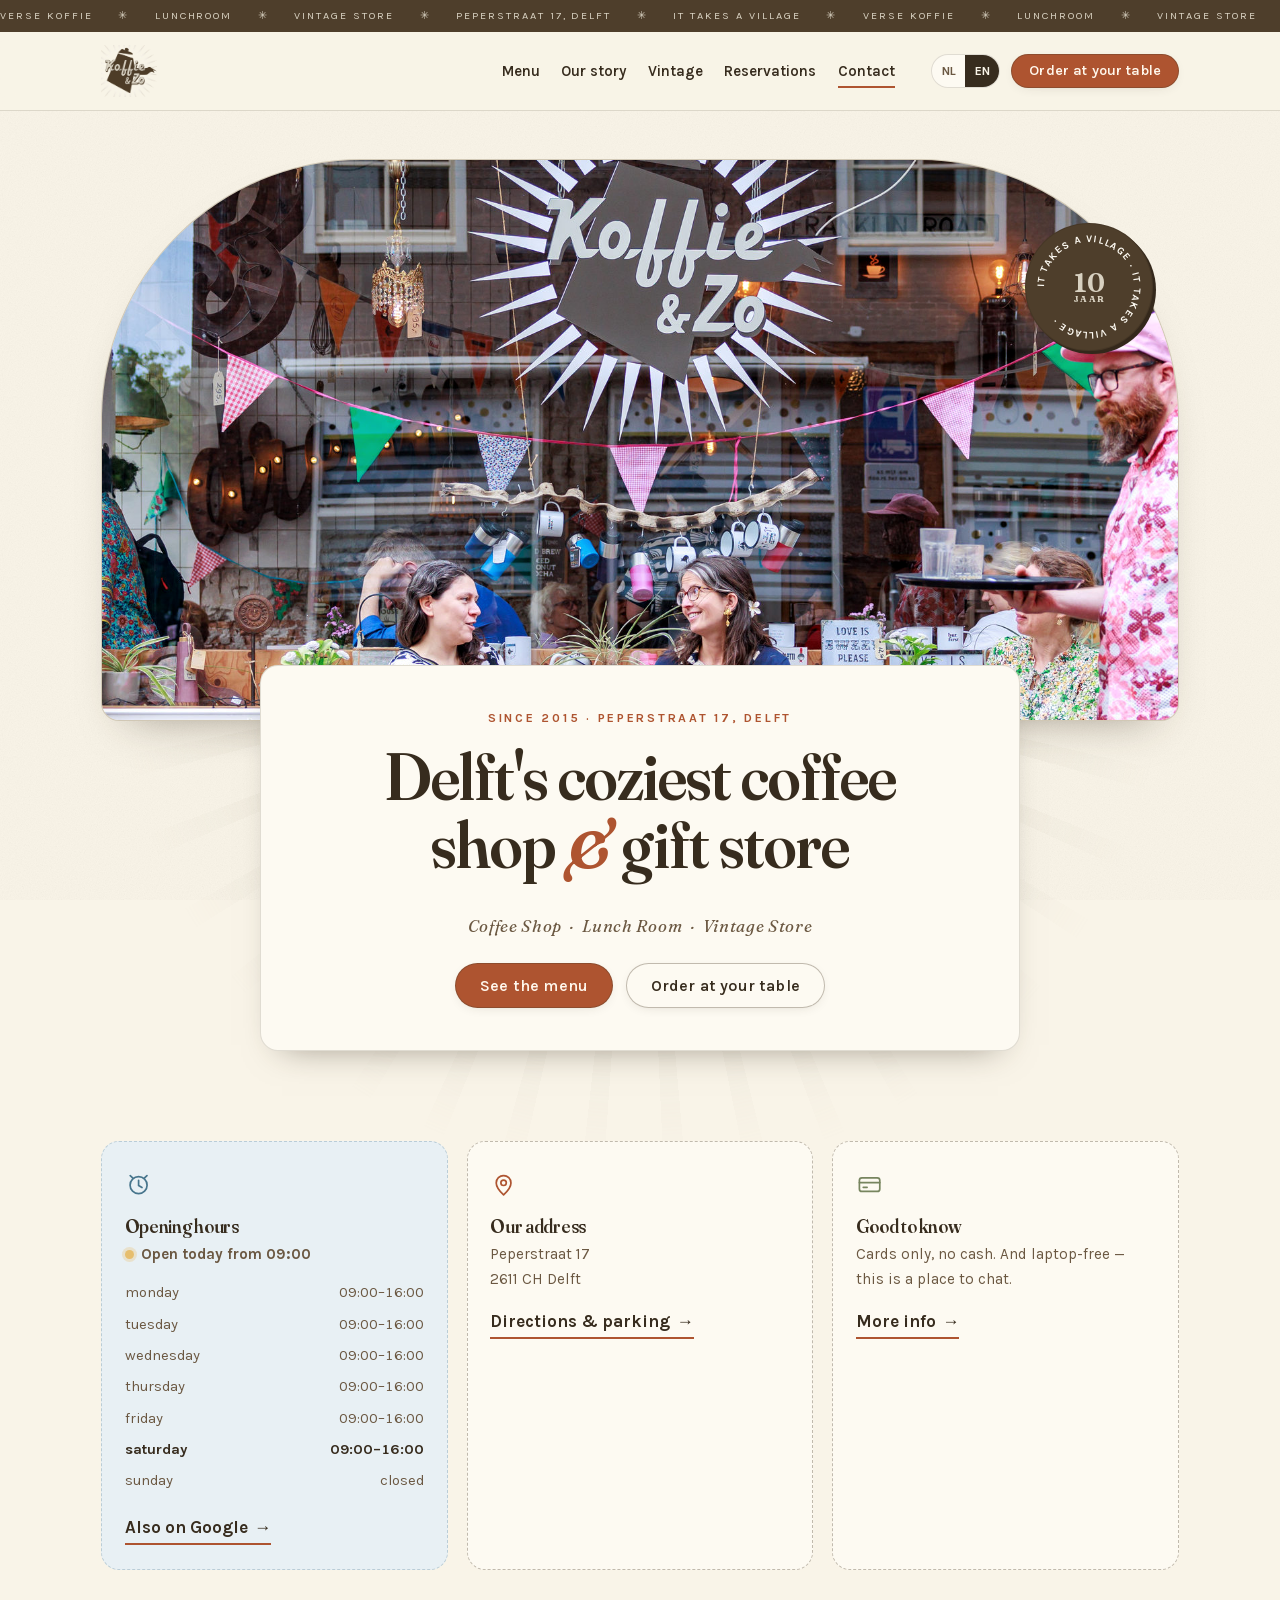
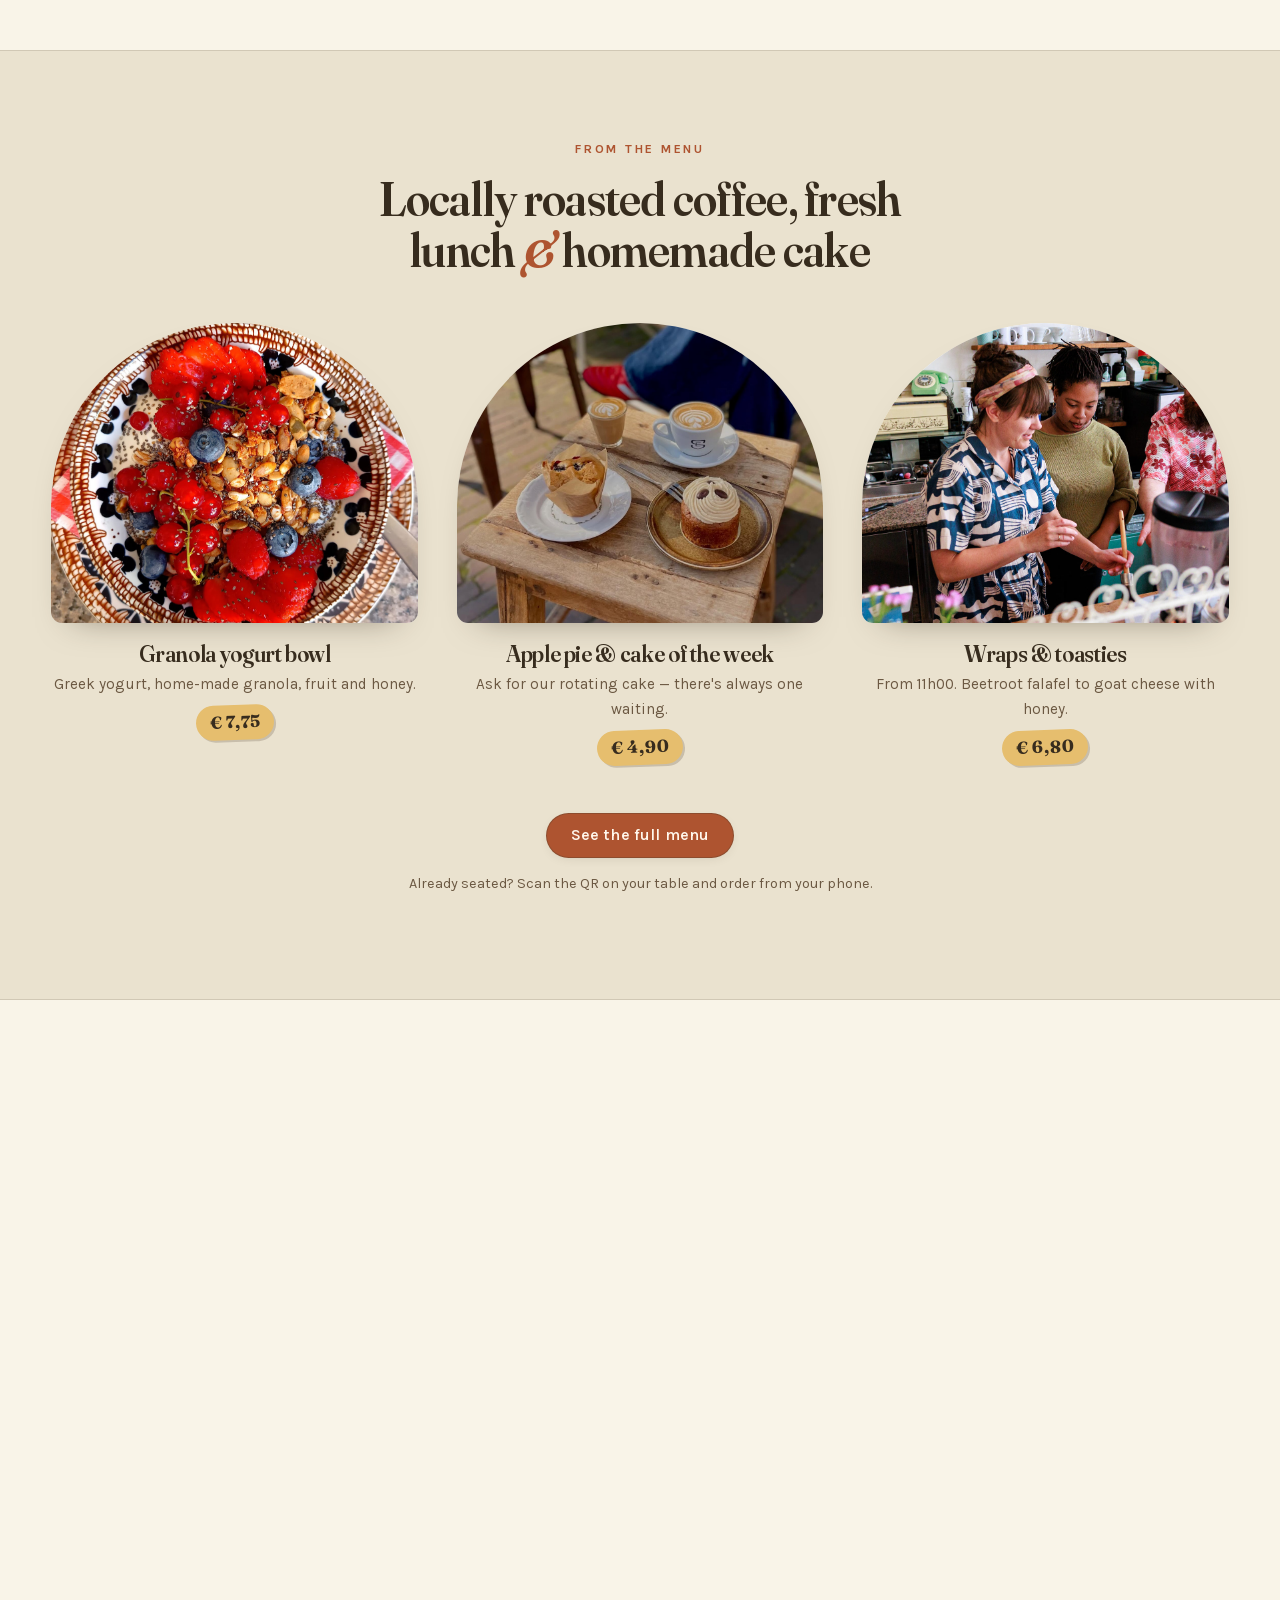
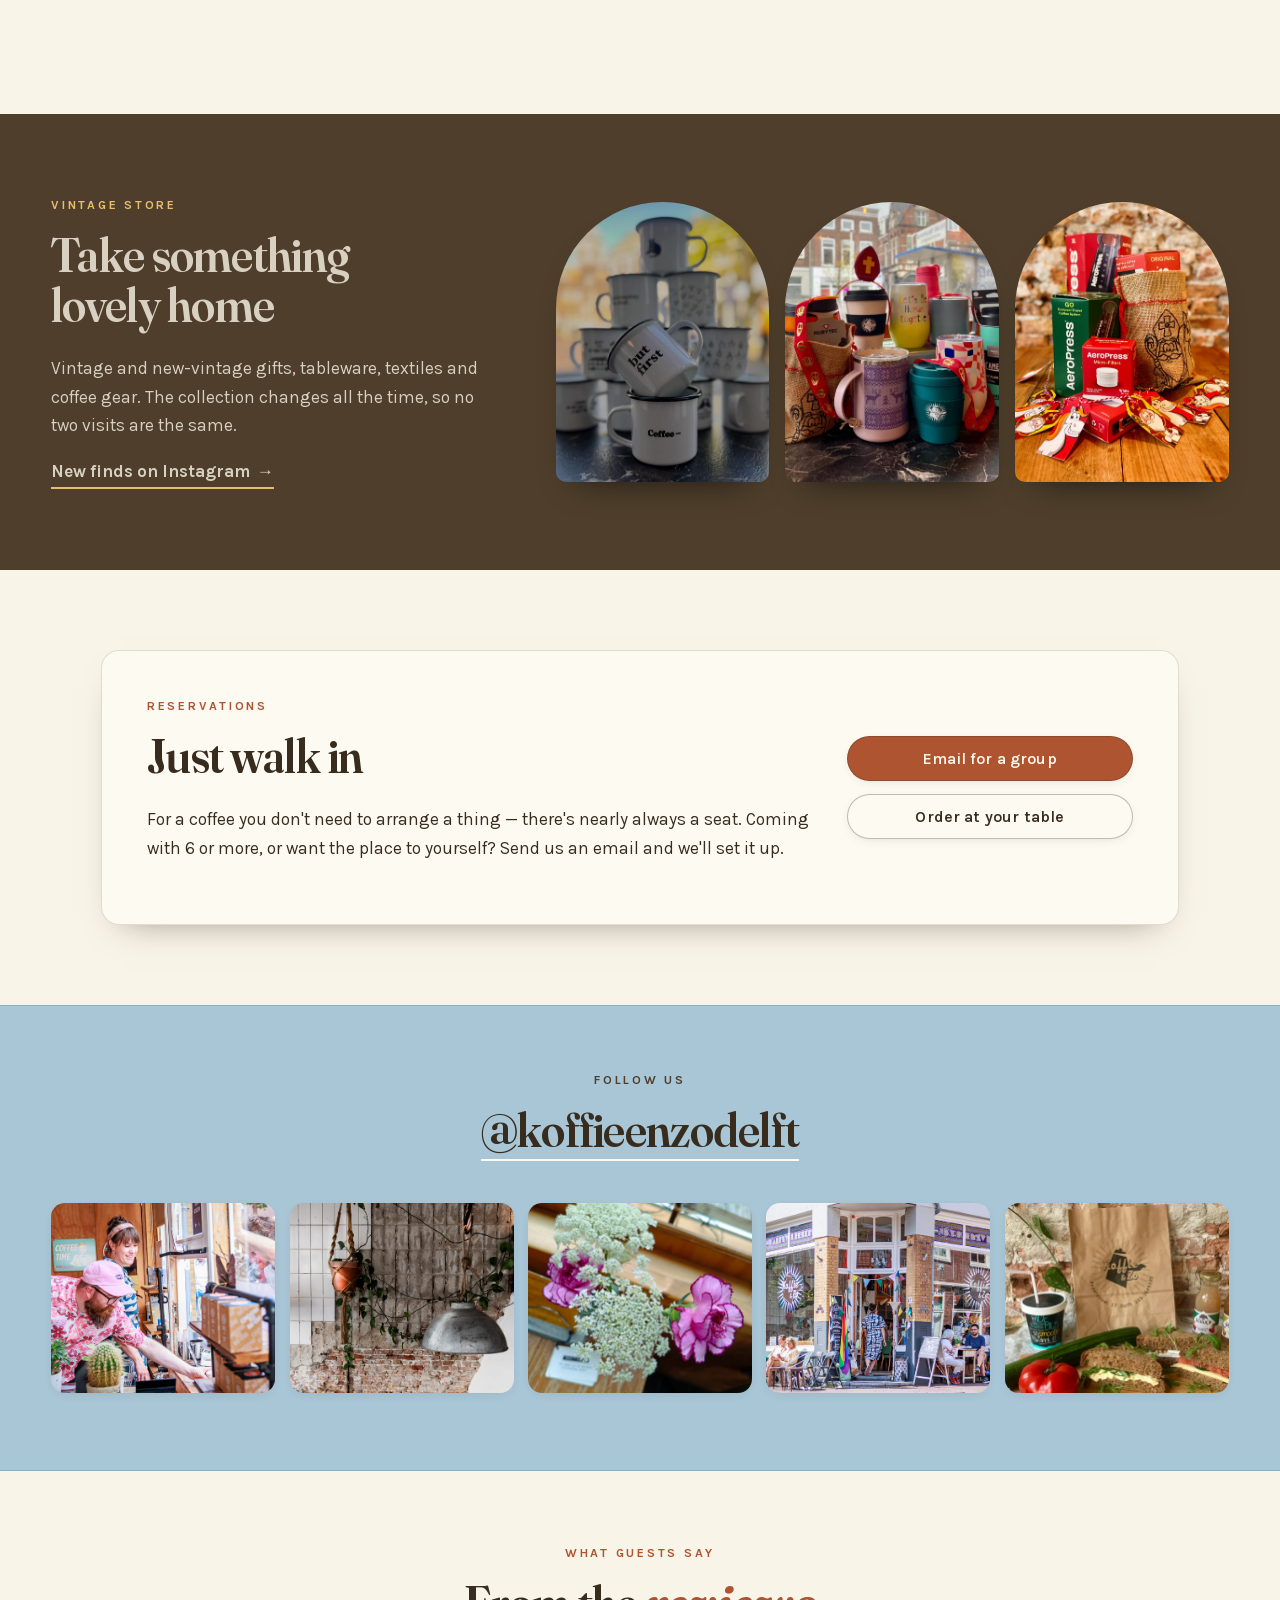
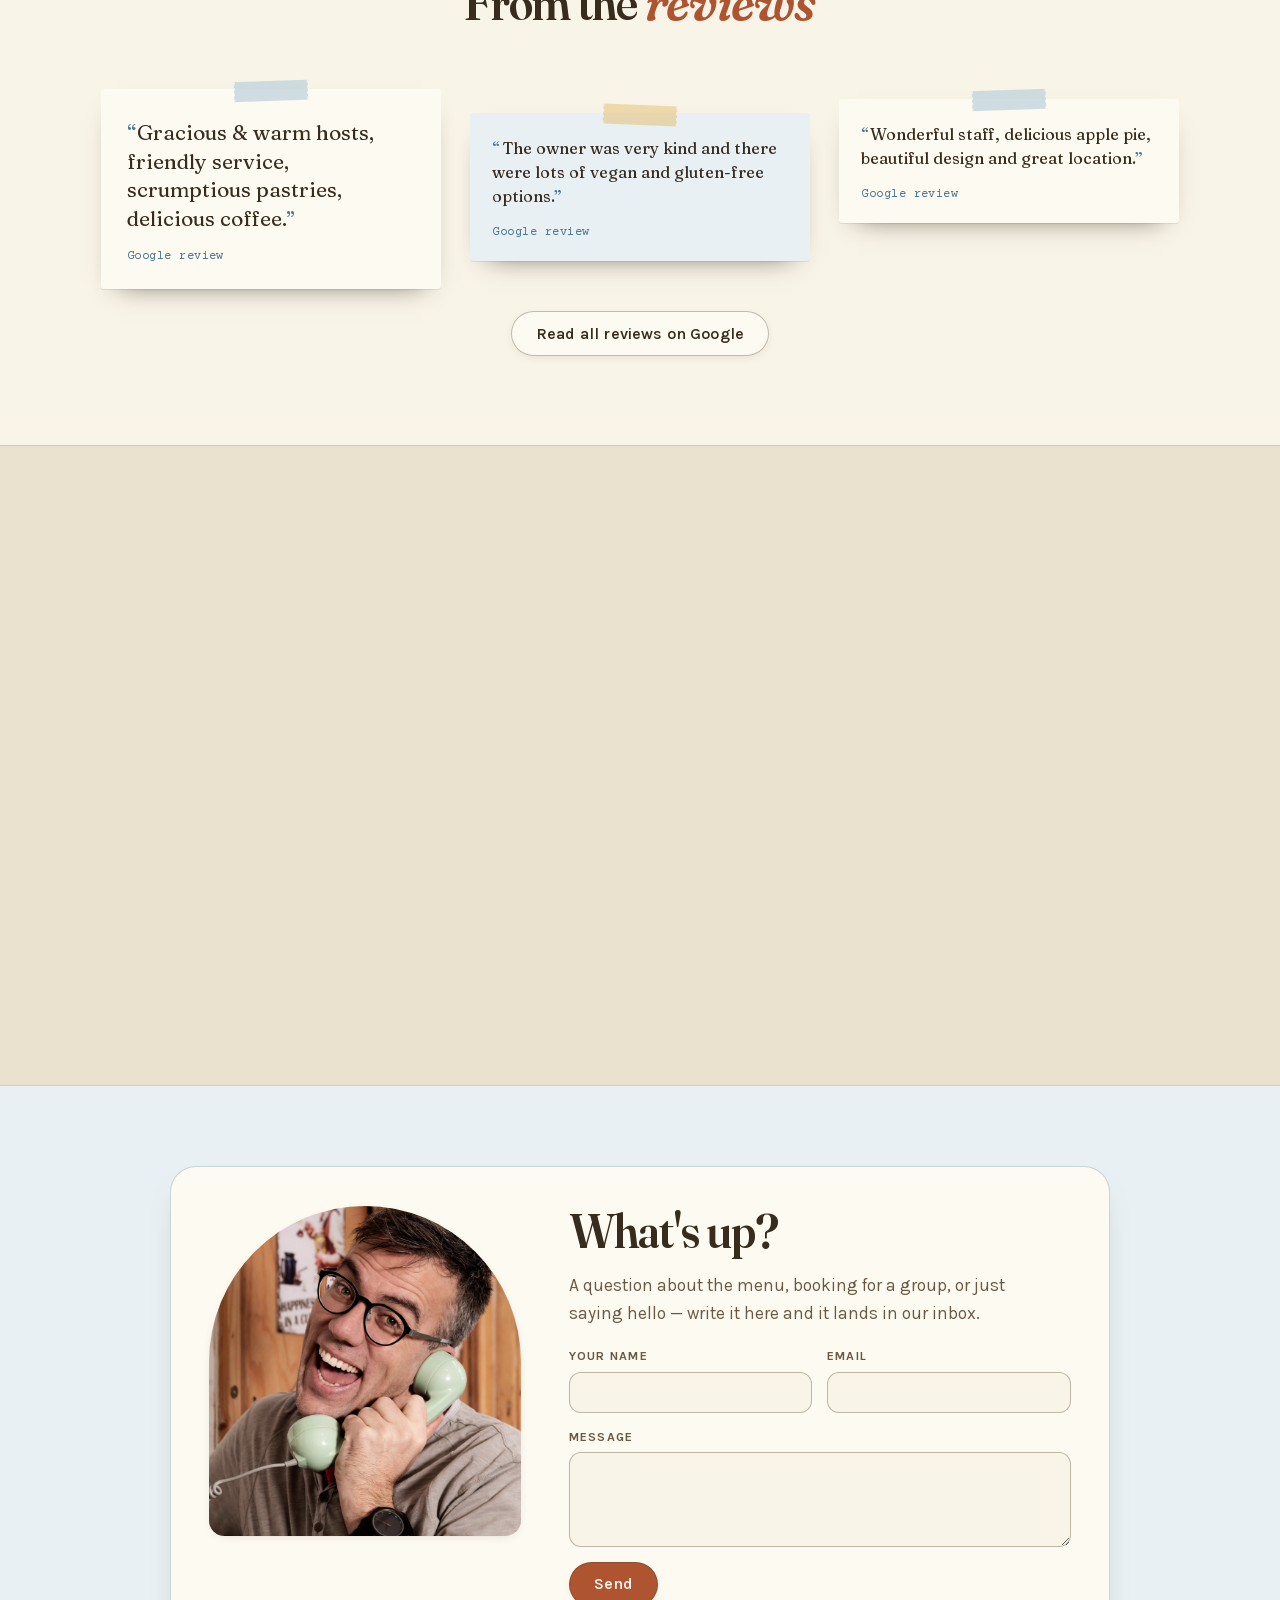
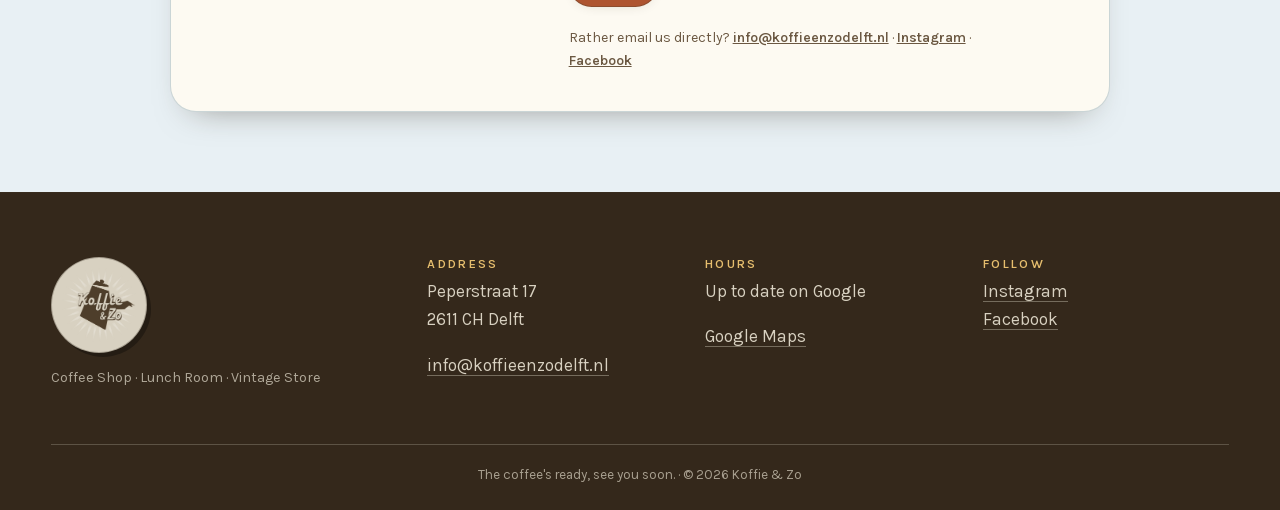
<file: index.html>
<!doctype html>
<html lang="nl" data-lang="nl">
<head>
<meta charset="utf-8">
<meta name="viewport" content="width=device-width, initial-scale=1">
<title>Koffie &amp; Zo | Coffee shop, lunchroom &amp; vintage store | Peperstraat 17, Delft</title>
<meta name="description" content="Koffie &amp; Zo is een espressobar in hartje Delft: lokaal gebrande koffie, verse lunch, huisgebakken appeltaart en een winkel vol vintage. Peperstraat 17, Delft.">
<link rel="icon" href="assets/img/favicon.png">
<link rel="preload" as="font" type="font/woff2" href="assets/fonts/fraunces-normal-latin.woff2" crossorigin>
<link rel="preload" as="font" type="font/woff2" href="assets/fonts/karla-normal-latin.woff2" crossorigin>
<link rel="stylesheet" href="assets/css/fonts.css">
<link rel="stylesheet" href="assets/css/style.css">
</head>
<body>
<svg class="sprite" aria-hidden="true" focusable="false" xmlns="http://www.w3.org/2000/svg">
  <defs>
    <symbol id="i-star" viewBox="0 0 24 24"><path d="M12 3.8v16.4M4.9 7.9l14.2 8.2M19.1 7.9 4.9 16.1"/></symbol>
    <symbol id="i-sandwich" viewBox="0 0 24 24"><path d="M3.6 17.4 12 6.2l8.4 11.2H3.6Z"/><path d="M7.4 14.2h9.2"/><path d="M9.9 10.9c.9.7 1.9.7 2.8 0"/></symbol>
    <symbol id="i-leaf" viewBox="0 0 24 24"><path d="M19.2 4.8c-7.6.5-12.4 4-12.4 9.2 0 1.5.5 2.9 1.4 4 4.4-3.4 8-7.6 11-13.2Z"/><path d="M5.2 19.6c1-3 2.6-5.6 4.8-7.8"/></symbol>
    <symbol id="i-sprout" viewBox="0 0 24 24"><path d="M12 20.4v-6.6"/><path d="M11.4 13.8C8.6 13.8 6.4 11.6 6.4 8.8c2.8 0 5 2.2 5 5Z"/><path d="M12.6 13.4c0-2.8 2.2-5 5-5 0 2.8-2.2 5-5 5Z"/></symbol>
    <symbol id="i-fish" viewBox="0 0 24 24"><path d="M3.6 12.4c2.6-3.4 6-5.1 10.2-5.1 2.8 0 5.2 1.7 6.6 5.1-1.4 3.4-3.8 5.1-6.6 5.1-4.2 0-7.6-1.7-10.2-5.1Z"/><path d="M3.6 12.4 1.8 8.9M3.6 12.4 1.8 15.9"/><circle cx="16.2" cy="11" r=".9"/></symbol>
    <symbol id="i-clock" viewBox="0 0 24 24"><circle cx="12" cy="12.5" r="7.5"/><path d="M12 8.2v4.6l3 1.8"/><path d="M4.6 4 7 6.2M19.4 4 17 6.2"/></symbol>
    <symbol id="i-pin" viewBox="0 0 24 24"><path d="M12 21s6.5-6 6.5-10.5a6.5 6.5 0 0 0-13 0C5.5 15 12 21 12 21Z"/><circle cx="12" cy="10.4" r="2.4"/></symbol>
    <symbol id="i-card" viewBox="0 0 24 24"><rect x="3" y="6" width="18" height="12" rx="2.2"/><path d="M3 10.2h18M6.4 14.4h3.4"/></symbol>
    <symbol id="i-search" viewBox="0 0 24 24"><circle cx="11" cy="11" r="6.2"/><path d="M15.6 15.6 20 20"/></symbol>
    <symbol id="i-heart" viewBox="0 0 24 24"><path d="M12 19.6S4.4 15.2 4.4 9.8a3.9 3.9 0 0 1 7.6-1.3 3.9 3.9 0 0 1 7.6 1.3c0 5.4-7.6 9.8-7.6 9.8Z"/></symbol>
    <symbol id="i-cup" viewBox="0 0 24 24"><path d="M5.6 8.6h9.6v5.8a4.8 4.8 0 0 1-4.8 4.8A4.8 4.8 0 0 1 5.6 14.4V8.6Z"/><path d="M15.2 10.6h1.9a2.5 2.5 0 0 1 0 5h-1.9"/><path d="M3.6 21h13.6"/></symbol>
    <symbol id="i-glass" viewBox="0 0 24 24"><path d="M7.2 7.4h9.6l-1.2 11.9a1.6 1.6 0 0 1-1.6 1.4h-4a1.6 1.6 0 0 1-1.6-1.4L7.2 7.4Z"/><path d="M8 12.6h8"/><path d="M14.8 3.2 13.1 7.4"/></symbol>
    <symbol id="i-croissant" viewBox="0 0 44.957 44.957"><path fill="currentColor" d="M44.255,23.819c2.174-3.022-1.078-7.883-4.541-10.223c0.36-1.591-0.064-3.254-1.398-4.801 c-2.333-2.707-6.176-3.007-9.498-3.225c-0.053-0.003-0.099,0.004-0.139,0.019c-0.022-0.171-0.053-0.339-0.095-0.503 c-0.342-1.325-0.998-1.682-2.264-1.908c-3.08-0.55-7.444-0.077-10.518,0.512c-2.394,0.459-3.345,1.705-3.556,3.302 c-0.026-0.026-0.058-0.043-0.101-0.029c-3.501,1.198-6.246,3.443-8.079,6.708c-1.116,1.988-2.345,4.583-1.256,6.627 c-2.036,0.755-2.714,5.204-2.801,6.981c-0.096,1.949,0.595,3.413,2.125,4.221c0.002,0.009-0.005,0.016-0.001,0.026 c2.039,5.453,8.229,10.337,14.171,10.496c1.894,0.051,3.826-0.598,4.294-2.64c0.226-0.987-0.092-2.033-0.502-2.92 c-1.278-2.766-3.134-4.351-3.815-7.546c-0.008-0.039-0.026-0.067-0.042-0.097c0.548-0.748,0.704-1.633,0.253-2.676 c1.218-0.315,1.938-1.241,1.74-3.104c0.139,0.073,0.278,0.143,0.424,0.191c0.639,0.451,1.566,0.449,2.222,0.033 c0.146,0.077,0.338,0.073,0.453-0.108c0.173-0.272,0.332-0.552,0.501-0.826c0.412,2.077,1.8,2.621,3.604,2.308 c-0.589,1.762-0.687,3.464,1.411,4.153c0.494,0.162,1.054,0.187,1.64,0.139c0.566,2.653,0.553,4.829-0.15,7.531 c-0.254,0.975-0.749,2.021-0.268,3.028c0.917,1.921,3.53,1.655,5.138,1.011c6.173-2.472,10.321-10.016,11.394-16.223 C44.646,24.019,44.453,23.848,44.255,23.819z M1.064,25.198c0.289-1.375,0.702-3.716,1.956-4.564 c0.116,0.169,0.244,0.335,0.397,0.495c1.305,1.358,8.492,5.411,12.367,5.119c1.436,4.153-8.652,5.252-10.733,5.158 C1.333,31.238,0.419,28.263,1.064,25.198z M18.094,34.802c1.419,2.178,2.101,2.26,0.173,4.649c-1.759,2.178-2.304,2.034-4.789,1.27 c-4.852-1.492-8.08-4.858-10.788-8.964c0.224,0.084,0.453,0.164,0.706,0.225c2.129,0.512,9.479-0.107,12.271-2.547 C16.134,31.467,16.937,33.026,18.094,34.802z M17.518,22.936c0.495,5.443-8.061,0.884-9.204,0.317 c-2.588-1.283-5.356-3.132-4.826-6.406c0.685-4.238,5.206-7.833,8.736-9.672c-0.201,2.089,0.782,4.732,1.482,7.017 c0.594,1.939,1.754,6.668,3.942,8.462C17.564,22.708,17.506,22.797,17.518,22.936z M20.835,22.626 c-0.025-0.004-0.047-0.017-0.075-0.01c-4.698,1.181-6.684-9.115-7.325-12.086c-0.558-2.587-1.583-4.799,2.09-6.099 c1.727-0.611,4.396-0.411,6.242-0.475c2.864-0.1,5.902-1.062,5.861,3.76c-0.01,1.208-0.931,2.829-1.351,3.914 C24.791,15.466,22.903,19.079,20.835,22.626z M22.197,21.968c-0.017-0.053-0.05-0.079-0.083-0.104 c1.677-2.779,3.149-5.671,4.385-8.677c0.773-1.88,2.225-4.639,2.216-6.974c0.032,0.013,0.064,0.026,0.103,0.029 c2.234,0.181,4.454,0.336,6.495,1.308c4.52,2.152,4.486,6.714,0.778,9.737C33.947,19.034,23.968,27.644,22.197,21.968z M25.92,24.537c4.351-1.067,10.696-6.477,12.091-7.938c0.687-0.72,1.188-1.49,1.491-2.287c1.638,1.188,3.002,2.603,3.919,4.447 c0.8,1.608,0.846,4.177-0.509,5.583c-0.72,0.747-2.945,0.972-3.902,1.221c-1.778,0.464-3.562,0.907-5.35,1.328 C31.817,27.324,24.986,29.73,25.92,24.537z M36.058,37.73c-0.721,0.618-1.49,1.168-2.306,1.648 c-1.949,1.43-3.609,0.829-4.981-1.802c-0.085-0.806,0.66-2.115,0.792-2.929c0.246-1.525,0.544-4.455-0.574-5.781 c0.019-0.003,0.038-0.004,0.058-0.007c0.087,0.037,0.176,0.027,0.24-0.038c1.374-0.25,2.813-0.794,3.903-1.044 c2.675-0.614,5.403-1.18,8.024-1.999c1.168-0.365,2.019-0.869,2.617-1.465C42.74,29.545,40.205,34.275,36.058,37.73z"/></symbol>
    <symbol id="i-coffeepot" viewBox="0 0 58.343 58.343"><path fill="currentColor" d="M45.621,14.115c-1.412-2.955-4.078-1.85-5.986-0.151c0.155-1.714,0.282-3.431,0.375-5.153 c0.02-0.365-0.434-0.42-0.613-0.184c-3.273-3.534-7.506-5.385-11.837-5.685c0.035-0.044,0.071-0.09,0.072-0.163 c0.022-2.305-2.666-3.69-4.442-2.085c-0.479,0.433-1.195,1.767-0.298,2.199c0.458,0.221,1.183-0.192,1.032-0.739 c-0.042-0.15-0.258-0.086-0.23,0.063c-0.146,0.297-0.288,0.385-0.427,0.264c-0.098-0.066-0.13-0.175-0.094-0.326 c-0.085-0.408,0.06-0.672,0.35-0.96c0.389-0.386,0.957-0.615,1.505-0.615c1.197-0.001,2.028,1.065,2.019,2.2 c0,0.067,0.034,0.107,0.064,0.15c-5.294-0.235-10.689,1.826-14.622,6.012c-0.171-0.093-0.429,0.021-0.352,0.258 c1.203,3.747,2.396,7.493,3.463,11.281c0.824,2.927,1.18,6.739,2.486,9.483c1.888,3.969,6.058,3.874,10,3.748 c2.67-0.085,5.556,0.053,7.48-1.442c-0.001,0.024-0.015,0.045-0.004,0.071c2.589,6.413,4.428,12.9,6.148,19.585 c0.094,0.365,0.617,0.206,0.556-0.153c-1.149-6.762-3.474-13.369-6.309-19.598c-0.035-0.076-0.103-0.095-0.174-0.094 c0.529-0.465,0.98-1.062,1.315-1.852c1.272-2.997,1.421-7.107,1.862-10.299c0.059-0.429,0.109-0.859,0.163-1.288 c3.016-3.587,2.659,2.157,2.728,3.975c0.091,2.396,0.115,4.805,0.317,7.194c0.018,0.211,0.242,0.269,0.374,0.181 c0.183,1.081,1.325,1.914,2.414,1.493c1.077-0.417,1.472-1.79,0.917-2.76c-0.008-0.014-0.019-0.02-0.028-0.032 c0.246-3.158,0.27-6.349,0.339-9.515C46.22,17.525,46.361,15.662,45.621,14.115z M12.707,9.334 c0.011-0.008,0.023-0.003,0.034-0.014c7.561-7.546,17.979-7.41,25.874-0.627c-8.667,3.617-16.922,4.223-25.809,0.91 C12.772,9.513,12.739,9.424,12.707,9.334z M37.681,23.379c-0.598,3.643-0.477,5.033-3.564,7.384 c-2.815,2.144-4.338,2.281-7.775,2.198c-3.72-0.091-6.038-1.278-7.938-4.775c-1.028-1.893-1.226-4.94-1.815-7.036 c-1.053-3.747-2.26-7.445-3.616-11.092c4.047,1.79,8.512,2.679,12.941,2.58c0.375,4.899,0.665,9.869,1.425,14.722 c0.024,0.155,0.278,0.118,0.273-0.037c-0.163-4.898-0.814-9.823-1.364-14.695c4.419-0.149,8.792-1.285,12.667-3.515 c0.044-0.025,0.061-0.067,0.079-0.107C39,9.012,39.006,9.016,39.012,9.021c0.095,0.085,0.203,0.091,0.292,0.053 C38.952,13.866,38.459,18.636,37.681,23.379z M44.771,30.954c-0.861,0.394-1.821-0.334-1.939-1.197 c-0.014-0.1-0.11-0.128-0.195-0.108c0.019-4.095-0.278-8.219-0.46-12.309c-0.007-0.146-0.114-0.253-0.26-0.261 c-1.116-0.056-1.993,0.268-2.716,0.953c0.143-1.17,0.275-2.341,0.386-3.513c1.59-1.901,3.494-1.73,5.713,0.52 c0.182,0.721,0.278,1.452,0.286,2.193c0.051,1.042-0.051,2.103-0.084,3.144c-0.087,2.795-0.243,5.599-0.189,8.394 c0,0.021,0.016,0.029,0.02,0.048c-0.015,0.063-0.011,0.132,0.03,0.204C45.738,29.682,45.48,30.63,44.771,30.954z"/> <path fill="currentColor" d="M19.236,12.809c-0.019-0.157-0.262-0.166-0.253,0c0.219,4.014,0.75,8.228,2.018,12.053 c0.057,0.172,0.299,0.101,0.268-0.074C20.556,20.781,19.715,16.861,19.236,12.809z"/> <path fill="currentColor" d="M33.12,11.777c-0.018-0.167-0.277-0.175-0.267,0c0.223,4.184,0.041,8.342,0.158,12.519 c0.007,0.233,0.324,0.219,0.352,0C33.88,20.212,33.567,15.857,33.12,11.777z"/> <path fill="currentColor" d="M19.264,32.798c-1.864,6.922-3.73,13.935-5.091,20.975c-0.071,0.367,0.462,0.524,0.566,0.156 c1.951-6.902,3.436-14.007,4.884-21.031C19.671,32.664,19.326,32.565,19.264,32.798z"/> <path fill="currentColor" d="M41.88,52.262c-6.483,7.847-18.979,5.621-27.159,2.045c-0.263-0.115-0.498,0.259-0.231,0.395 c7.891,3.994,21.864,6.405,27.856-2.08C42.539,52.349,42.095,52.002,41.88,52.262z"/> <path fill="currentColor" d="M36.14,36.15c-5.756,2.676-10.821,2.237-16.902,1.76c0.125,0.01,0.156-0.204,0.03-0.221 c-0.114-0.015-0.228-0.031-0.342-0.047c-0.122-0.017-0.235,0.163-0.094,0.224c5.604,2.425,12.283,1.436,17.635-1.157 C36.843,36.526,36.514,35.976,36.14,36.15z"/></symbol>
    <symbol id="i-teaset" viewBox="0 0 45.06 45.06"><path fill="currentColor" d="M41.67,31.412c-0.574-0.165-1.148,0.03-1.519,0.434c-0.035-0.4-0.086-0.795-0.163-1.172 c-0.041-0.201-0.239-0.267-0.41-0.229c-0.016-0.025-0.037-0.046-0.058-0.067c0.007-0.073-0.016-0.149-0.092-0.214 c-2.85-2.454-7.282-1.27-10.15,0.506c-0.18,0.111-0.128,0.39,0.03,0.462c-0.025,0.023-0.06,0.031-0.074,0.067 c-0.287,0.781-0.265,1.638,0.068,2.4c-0.387,0.068-0.755,0.26-1.007,0.545c0.003-0.422-0.005-0.845-0.03-1.266 c-0.021-0.357-0.443-0.449-0.642-0.27c-0.029-0.036-0.058-0.074-0.107-0.089c-3.246-1.009-7.297-0.908-10.683,0.305 c-0.021-0.956-1.146-1.37-1.809-0.736c0.003-0.153,0.01-0.306,0.01-0.46c0-0.099-0.035-0.174-0.086-0.23 c0.059-0.12,0.045-0.268-0.107-0.336c-3.846-1.743-8.526-1.401-12.324,0.277c-0.229,0.101-0.084,0.459,0.144,0.427 c-0.022,0.031-0.047,0.059-0.052,0.106c-0.185,1.709,0.341,3.179,1.266,4.32c-2.802,1.094-2.017,3.789,0.793,4.27 c3.722,0.637,8.392,0.988,10.916-2.327c0.144,0.228,0.295,0.45,0.458,0.663c-1.316,0.353-2.384,1.478-2.824,2.749 c-0.185,0.534-0.03,1.761,0.541,1.891c1.216,1.885,5.196,1.607,7.065,1.609c3.038,0.003,8.06-0.021,9.564-3.281 c0.08-0.174-0.006-0.328-0.133-0.4c0.016-0.188-0.035-0.38-0.14-0.54c-0.121-0.651-0.455-1.235-0.98-1.663 c0.29-0.037,0.574-0.121,0.841-0.257c0.252,1.32,1.471,1.665,2.765,1.826c2.581,0.321,5.205-0.061,7.594-1.076 c0.021-0.009,0.034-0.024,0.051-0.036c0.795-0.237,1.355-1.036,1.217-1.915c-0.155-0.986-1.218-1.793-2.207-1.525 c0.188-0.356,0.352-0.725,0.469-1.117c0.413,0.498,1.15,0.649,1.767,0.454c0.871-0.276,1.315-1.194,1.305-2.061 C42.924,32.616,42.544,31.663,41.67,31.412z M38.786,30.492c-2.833,1.497-5.907,1.671-8.933,0.526 c-0.028-0.011-0.053-0.004-0.079-0.004C32.922,29.726,35.571,28.978,38.786,30.492z M28.195,35.686 c0.963,0.155,0.611,1.522-0.243,1.397C28.061,36.631,28.142,36.166,28.195,35.686z M21.149,32.635 c1.976-0.154,3.888,0.094,5.839,0.338c-0.003,0.004-0.007,0.004-0.009,0.008c-1.167,1.775-4.679,1.802-6.508,1.762 c-1.7-0.037-3.367-0.384-4.992-0.863C17.344,33.337,19.173,32.789,21.149,32.635z M14.963,33.627 c0.021-0.393,0.04-0.785,0.053-1.178c0.031-0.002,0.062-0.008,0.089-0.029c0.51-0.404,1.164-0.038,1.152,0.581 c0,0.012,0.009,0.015,0.01,0.026c-0.449,0.182-0.888,0.378-1.305,0.601C14.962,33.629,14.963,33.628,14.963,33.627z M13.914,31.407 c-3.428,1.603-7.036,1.469-10.529,0.156C7.003,30.466,10.264,30.589,13.914,31.407z M3.047,31.871 c-0.008-0.09-0.056-0.141-0.114-0.173c0.037-0.012,0.072-0.021,0.109-0.033c0.007,0.033,0.024,0.063,0.058,0.083 c3.485,2.067,7.62,1.938,11.215,0.208c0.008,0.557,0.033,1.113,0.063,1.67c0.006,0.115,0.066,0.182,0.14,0.227 c0,0.003-0.002,0.006-0.002,0.009c-0.056,0.033-0.116,0.06-0.17,0.093c-0.084-0.007-0.164,0.03-0.206,0.112 c-0.002,0.001-0.004,0.002-0.006,0.003c-0.052,0.033-0.051,0.094-0.023,0.135c0,0,0,0.001,0,0.001 c0.034,0.235,0.096,0.466,0.148,0.7c-0.011,0.009-0.026,0.006-0.035,0.018c-1.615,1.921-3.529,3.469-6.23,2.988 C5.023,37.383,3.318,34.733,3.047,31.871z M15.218,37.54c-1.642,2.1-4.02,2.65-6.577,2.595c-0.861-0.019-1.732-0.096-2.587-0.196 C5.294,39.865,4.542,39.74,3.8,39.564c-1.075-1.461-0.949-2.472,0.362-3.039c2.731,2.924,8.221,3.314,10.314-0.788 c0.195,0.619,0.452,1.218,0.758,1.789C15.23,37.532,15.223,37.533,15.218,37.54z M14.545,34.148 c0.08-0.022,0.159-0.046,0.238-0.068c2.484,1.133,5.074,1.551,7.806,1.262c1.708-0.18,3.984-0.42,4.923-2.049 c0.01-0.017,0.011-0.033,0.017-0.05c0.102,3.792-0.979,7.948-5.603,7.909C17.887,41.119,15.698,37.538,14.545,34.148z M29.757,41.64c-1.615,2.41-5.154,2.551-7.76,2.664c-1.6,0.069-6.062,0.323-7.733-1.004c0.024-0.016,0.047-0.027,0.073-0.047 c0.138-0.107,0.064-0.379-0.107-0.405c-1.022-0.156,0.031-1.855,0.336-2.234c0.497-0.618,1.111-1.039,1.791-1.414 c1.538,1.801,3.735,2.952,6.289,2.704c2.475-0.24,3.945-1.49,4.764-3.203c0.13,0.11,0.282,0.179,0.431,0.253 c0.002,0.129,0.066,0.258,0.218,0.314C29.018,39.62,29.687,40.626,29.757,41.64z M27.675,38.075 c0.068-0.184,0.106-0.385,0.161-0.577c0.563,0.132,1.196-0.097,1.436-0.66c0.292-0.683-0.173-1.461-0.847-1.668 c0.108-0.672,0.772-1.142,1.458-0.921c0.833,0.269,1.063,1.343,0.978,2.09C30.688,37.877,29.036,39.188,27.675,38.075z M39.42,36.815c0.615,0.007,1.293,0.258,1.448,0.929c0.119,0.515-0.184,1.022-0.602,1.333c-0.054-0.019-0.113-0.027-0.178-0.004 c-1.954,0.676-8.584,2.559-9.687-0.447c0.408-0.337,0.718-0.784,0.912-1.284c1.143,2.034,4.497,1.808,6.323,0.732 c0.643-0.379,1.13-0.887,1.509-1.465C39.185,36.719,39.269,36.814,39.42,36.815z M38.201,36.535 c-1.53,1.746-5.094,2.198-6.741,0.329c0.096-0.412,0.124-0.838,0.067-1.246c-0.118-0.842-0.63-1.735-1.478-1.98 c-0.225-0.683-0.36-1.357-0.361-2.071c3.136,1.439,6.698,1.229,9.647-0.567C39.478,32.93,39.566,34.976,38.201,36.535z M40.166,34.477c-0.039-0.056-0.089-0.073-0.137-0.095c0.089-0.458,0.138-0.925,0.154-1.393c0.02,0.018,0.037,0.038,0.066,0.043 c0.242,0.045,0.571,0.106,0.734,0.311c0.041,0.098,0.081,0.196,0.122,0.295c-0.073,0.093-0.146,0.186-0.219,0.278 c-0.034,0.006-0.271-0.105-0.33-0.124c-0.199-0.064-0.33,0.131-0.305,0.305c0.117,0.802,1.314,0.383,1.427-0.247 c0.151-0.842-0.714-1.303-1.429-1.174c-0.011,0.002-0.015,0.012-0.025,0.016c0.238-0.618,0.927-1.004,1.529-0.587 c0.474,0.328,0.591,1.042,0.531,1.572C42.166,34.712,40.904,35.523,40.166,34.477z"/> <path fill="currentColor" d="M39.478,7.592c-0.444-0.685-0.968-1.267-1.547-1.767c2.16-1.252-0.208-4.759-1.757-5.495 c-2.093-0.994-5.655,0.321-4.806,3.009c-0.71-0.066-1.423-0.09-2.125-0.079c0.013-0.054,0.032-0.106,0.044-0.16 c0.059-0.264-0.168-0.433-0.373-0.426c-0.132-0.211-0.352-0.365-0.631-0.387c-0.507-0.041-0.762,0.309-0.891,0.72 c-0.022-0.005-0.041-0.015-0.066-0.017c-1.679-0.089-3.317,0.493-4.528,1.612c0.013-0.367-0.264-0.725-0.59-0.901 c-0.415-0.223-0.968-0.145-1.296,0.198c-0.32,0.334-0.353,0.868-0.122,1.261c0.225,0.381,0.61,0.575,1.024,0.618 c-0.857,1.359-1.514,3.62-0.126,4.809c-0.564,0.198-1.051,0.88-0.753,1.457c0.203,0.393,0.654,0.532,1.004,0.357 c0.053,0.022,0.114,0.029,0.185,0.008c0.119-0.036,0.229-0.105,0.341-0.169c0.393,1.188,0.996,2.251,1.763,3.163 c-0.006,0.006-0.013,0.007-0.019,0.014c-0.781,0.85-1.827,1.189-2.961,1.245c-0.845,0.042-1.063,0.083-1.503,0.838 c-0.064,0.109-1.653,2.651-0.769,2.397c0.019,0.026,0.027,0.055,0.06,0.076c0.488,0.308,0.85,0.255,1.347-0.05 c0.311-0.191,0.464-0.575,0.757-0.758c0.889-0.555,1.617-0.142,2.499,0.026c1.434,0.273,2.844-0.052,3.552-1.359 c3.643,1.981,8.399,1.788,11.592-1.635C41.055,13.76,41.288,10.381,39.478,7.592z M35.841,0.998 c1.214,0.584,3.263,3.149,1.532,4.343c-0.011,0.007-0.015,0.017-0.025,0.025c-0.155-0.112-0.328-0.195-0.49-0.297 c0.567-1.326-0.552-2.826-1.899-2.998c-0.646-0.083-1.445,0.09-1.856,0.639c-0.135,0.181-0.227,0.396-0.201,0.625 c0.013,0.117,0.042,0.19,0.079,0.251c-0.374-0.073-0.749-0.145-1.13-0.191C31.788,1.252,33.931,0.08,35.841,0.998z M33.361,3.653 c-0.006-0.317,0.356-0.662,0.57-0.767c0.384-0.189,0.853-0.188,1.255-0.049c0.877,0.304,1.031,1.057,1.032,1.844 C35.325,4.215,34.363,3.877,33.361,3.653z M21.389,4.379c0.452-0.491,0.73,0.303,0.955,0.553c0.023,0.025,0.06,0.019,0.091,0.031 c-0.127,0.14-0.242,0.291-0.356,0.444C21.652,5.263,20.953,4.852,21.389,4.379z M22.507,11.357 c-0.236,0.174-0.486,0.346-0.667,0.565c-0.015,0.019-0.015,0.042-0.025,0.063c-0.086,0.017-0.178-0.046-0.236-0.105 c-0.127-0.129-0.131-0.249-0.031-0.422c0.124-0.214,0.388-0.34,0.57-0.502c0.133-0.118,0.08-0.262-0.028-0.348 c0.063-0.063,0.095-0.15,0.02-0.248c-1.06-1.389-0.357-3.384,0.611-4.625c1.13-1.448,2.77-2.068,4.566-2.085 c0.048,0.292,0.544,0.269,0.575-0.074c0.024-0.258,0.05-0.681,0.37-0.721c0.125-0.015,0.265,0.045,0.372,0.139 c-0.421,1.862-1.204,3.595-2.417,5.08c-1.059,1.296-2.629,2.018-3.667,3.251C22.512,11.336,22.513,11.347,22.507,11.357z M23.827,18.511c-0.63-0.114-1.226-0.459-1.871-0.451c-1.132,0.013-1.593,1.608-2.709,1.446c0.27-0.44,0.522-0.897,0.816-1.319 c0.586-0.842,1.126-0.827,2.015-0.971c1.001-0.162,1.896-0.564,2.565-1.339c0.637,0.667,1.36,1.241,2.142,1.713 C26.058,18.462,24.917,18.708,23.827,18.511z M37.032,16.626c-5.332,3.77-11.741,0.811-14.103-4.731 c0.145-0.138,0.275-0.287,0.391-0.448c1.345-0.507,2.609-1.928,3.419-2.945c1.07-1.343,1.819-2.868,2.296-4.501 c0.005,0,0.009,0.003,0.014,0.003c2.96-0.001,6.165,0.408,8.459,2.476C40.699,9.355,40.582,14.116,37.032,16.626z"/></symbol>
    <symbol id="i-drinkjar" viewBox="0 0 56.271 56.271"><path fill="currentColor" d="M48.352,8.092C43.958,2.603,35.568,1.991,31.18,7.545c-0.188-1.523-0.12-3.123,0.331-4.841 c0.013-0.051,0.015-0.098,0.008-0.141c0.187-0.093,0.292-0.33,0.087-0.509c-2.063-1.802-5.676-1.768-8.311-1.952 c-4.232-0.297-8.494,0.035-12.57,1.227c-0.121,0.035-0.14,0.141-0.102,0.227c-0.126,0.091-0.175,0.294-0.004,0.41 c7.798,5.296,0.385,16.091-2.226,22.41C6.239,29.589,4.54,35.159,5.106,40.864c0.66,6.656,4.797,10.599,10.207,12.379 c-0.082,0.351-0.136,0.708-0.116,1.071c0.008,0.143,0.117,0.212,0.229,0.226c-0.061,0.077-0.055,0.213,0.066,0.263 c5.222,2.188,11.646,1.941,16.619-0.815c0.142-0.079,0.126-0.258,0.04-0.366c0.017-0.287-0.001-0.58-0.114-0.837 c1.874-0.775,3.572-1.89,4.855-3.532c2.86-3.662,4.338-8.905,4.868-13.424c0.19-1.617,0.224-3.178,0.091-4.7 c0.005,0.003,0.008,0.007,0.013,0.01c0.12,0.553,0.69,1,1.206,1.164c0.641,0.203,1.342,0.025,1.817-0.451 c0.801-0.803,0.464-2.155-0.503-2.518C51.72,25.464,53.453,14.465,48.352,8.092z M21.072,0.666 c2.717,0.053,7.104,0.007,9.624,1.604C28,3.712,23.954,3.234,21.034,3.045c-3.247-0.21-6.46-0.779-9.636-1.472 C14.606,1.046,17.81,0.602,21.072,0.666z M15.606,54.499c0.053-0.039,0.09-0.096,0.084-0.184c-0.023-0.326-0.014-0.634,0.021-0.947 c2.877,0.881,6.085,1.178,9.323,0.938c2.187-0.162,4.463-0.536,6.542-1.319c0.049,0.213,0.093,0.428,0.134,0.646 C26.271,55.851,21.308,56.21,15.606,54.499z M38.465,44.887c-3.526,7.872-12.087,9.91-20.096,8.394 C0.462,49.893,5.663,31.913,11.013,19.977C13.4,14.65,17.665,6.208,11.578,1.99C15.143,3,18.757,3.603,22.466,3.768 c2.617,0.116,5.86,0.47,8.287-0.756c-2.286,9.479,6.588,15.508,9.497,23.701C42.334,32.584,40.941,39.36,38.465,44.887z M41.154,27.487c-0.37-1.306-0.866-2.594-1.542-3.871c-2.293-4.336-5.878-8.244-7.572-12.719 c4.349-4.663,11.544-3.622,14.277,2.232c2.548,5.457-0.338,11.082-5.034,14.183C41.211,27.359,41.174,27.421,41.154,27.487z M43.56,29.015c-0.363,0.18-0.098,0.674,0.252,0.608c0.004,0.001,0.006,0.005,0.01,0.005c1.041,0.135,1.241,1.458,0.358,1.961 c-0.372,0.212-0.806,0.187-1.171-0.026c-0.339-0.197-0.49-0.535-0.755-0.8c-0.071-0.072-0.17-0.081-0.254-0.05 c-0.08-0.111-0.16-0.223-0.243-0.331c-0.108-0.861-0.291-1.708-0.512-2.55c0.089,0.088,0.222,0.124,0.362,0.035 c5.671-3.58,8.567-11.041,4.281-16.889c-3.387-4.622-10.427-5.004-13.994-0.481c-0.275-0.785-0.497-1.585-0.634-2.411 C36.32,2.52,45.133,3.217,48.884,10.12C52.353,16.504,50.275,25.683,43.56,29.015z"/> <path fill="currentColor" d="M39.425,31.896c-0.304-4.026-2.867-7.902-4.662-11.39c-0.057-0.11-0.149-0.129-0.24-0.116 c-0.003-0.001-0.006,0-0.009-0.002c-0.035-0.082-0.106-0.148-0.228-0.169c-7.445-1.277-14.994-0.703-22.021,2.155 c-0.07,0.028-0.105,0.082-0.123,0.141c-0.095,0.078-0.128,0.229,0.01,0.312c5.908,3.557,17.287,3.671,22.28-1.774 c2.993,6.305,5.364,11.105,3.563,18.231c-1.845,7.298-7.645,11.612-15.15,11.8C15.858,51.26,10.389,47.92,8.668,40.931 c-1.563-6.347,1.357-12.543,3.407-18.389c0.043-0.123-0.154-0.208-0.212-0.089c-3.162,6.449-5.784,14.351-2.859,21.352 c2.578,6.174,8.32,8.226,14.672,7.817c5.966-0.383,11.717-3.419,14.035-9.169C38.941,39.401,39.675,35.207,39.425,31.896z M12.746,22.663c6.942-2.213,13.785-2.95,21.008-1.809C28.786,25.668,18.619,25.445,12.746,22.663z"/> <path fill="currentColor" d="M33.396,34.671c-0.761-0.168-1.53,0.504-2.147,0.842c-0.606,0.332-1.212,0.664-1.818,0.996 c-0.39,0.214-1.331,0.508-1.575,0.955c-0.455,0.834,0.358,3.198,1.253,3.726c-0.988-0.202-2.086-0.425-2.987-0.338 c-1.536,0.148-1.986,3.168-1.918,4.386c0.005,0.081,0.123,0.128,0.164,0.044c0.5-1.012,0.646-3.487,1.908-3.859 c0.403-0.119,2.099,0.259,2.352,0.298c0.637,0.097,1.863,0.09,2.409,0.431c1.188,0.744,0.461,3.258-0.035,4.353 c-0.947,2.089-3.378,1.287-5.218,0.888c-0.061-0.013-0.115-0.005-0.163,0.011c-0.069-0.351-0.341-0.613-0.621-0.999 c-0.764-1.051-1.739-2.658-2.809-3.403c-0.467-0.325-0.778-0.404-1.373-0.236c-0.07,0.02-0.141,0.051-0.211,0.075 c0.062-1.556-0.14-3.185-1.889-3.428c-0.269-0.037-0.599-0.062-0.95-0.077c0.045-0.091,0.043-0.205-0.047-0.299 c-0.937-0.988-1.87-1.982-2.812-2.965c-0.445-0.464-0.928-1.139-1.588-1.319c-1.354-0.367-2.339,1.252-3.087,2.103 c-0.727,0.828-2.053,2.02-1.522,3.269c0.312,0.733,1.212,1.29,1.78,1.809c0.638,0.583,1.234,1.099,2.002,1.473 c-0.043,1.171-0.086,2.5,0.235,3.557c0.547,1.799,3.209,1.184,4.689,1.025c0.83,1.312,1.907,2.609,3.091,2.786 c1.334,0.199,4.608-1.508,5.062-2.817c0.018,0.007,0.031,0.019,0.052,0.023c1.375,0.299,4.461,1.282,5.495-0.06 c0.674-0.874,0.81-2.469,1.013-3.514c0.045-0.23,0.144-0.562,0.225-0.914c0.067,0.078,0.167,0.121,0.28,0.076 c1.268-0.513,4.125-1.631,4.353-3.198C37.194,38.939,34.804,34.982,33.396,34.671z M12.514,42.755 c-0.002,0.074-0.005,0.158-0.008,0.234c-0.818-0.574-1.523-1.306-2.248-1.992c-0.62-0.587-0.993-1.511-0.751-2.418 c0.109-0.409,1.168-1.415,1.514-1.804c0.626-0.705,0.744-0.904,1.784-1.029c1.129-0.136,1.06-0.016,1.734,0.694 c0.907,0.956,1.804,1.92,2.705,2.881c-1.572-0.002-3.505,0.294-4.293,1.354C12.503,41.277,12.533,42.042,12.514,42.755z M15.056,47.508c-1.119-0.18-1.745-0.301-1.872-1.601c-0.145-1.49-0.389-3.204,0.291-4.551c0.549-1.089,1.228-1.162,2.389-1.3 c0.567-0.067,1.139-0.1,1.71-0.107c0.861-0.01,1.66,0.076,2.224,0.851c0.381,0.523,0.267,1.597,0.226,2.274 c-1.303,0.605-2.628,1.705-3.76,2.405c-0.014,0.008-0.013,0.022-0.023,0.032c-0.004,0.004-0.007,0.009-0.01,0.014 c-0.019,0.024-0.04,0.046-0.043,0.074c-0.025,0.067-0.024,0.145,0.018,0.227c0.248,0.48,0.587,1.138,0.996,1.817 C16.488,47.601,15.749,47.62,15.056,47.508z M23.02,49.271c-1.034,0.597-2.097,1.214-3.331,0.379 c-1.285-0.869-2.176-2.731-2.966-4.049c1.322-0.812,3.964-2.809,5.24-2.098c0.351,0.196,0.822,1.004,1.056,1.297 c0.41,0.516,1.847,1.883,1.922,2.455C25.071,48.256,23.74,48.855,23.02,49.271z M36.037,40.871 c-0.671,0.959-2.56,1.701-3.598,2.157c0.052-0.377,0.046-0.738-0.114-0.984c-0.384-0.587-1.742-0.577-2.336-0.681 c-0.176-0.031-0.371-0.072-0.561-0.11c0.015-0.012,0.034-0.02,0.042-0.036c0.017-0.031,0.033-0.061,0.05-0.092 c0.049-0.09-0.034-0.23-0.145-0.189c-0.293-0.525-0.541-1.071-0.745-1.638c-0.289-0.449-0.24-0.874,0.149-1.274 c0.429-0.886,1.01-1.058,1.85-1.517c0.518-0.283,1.551-1.138,2.124-1.158c0.919-0.033,1.7,1.08,2.129,1.7 C35.564,38.032,36.847,39.713,36.037,40.871z"/> <path fill="currentColor" d="M27.278,35.327c-1.153-1.299-3.717-4.064-5.541-2.353c-0.494,0.463-0.888,1.131-1.291,1.66 c-0.356,0.467-0.938,1.005-1.148,1.559c-0.212,0.561-0.107,0.934,0.325,1.15c0.006,0.011,0.002,0.022,0.011,0.032 c1.091,1.336,2.816,4.36,4.78,2.912c0.696-0.513,1.334-1.14,1.99-1.705c0.483-0.416,1.281-0.858,1.569-1.435 C28.351,36.388,27.811,35.928,27.278,35.327z M26.952,36.667c-0.105,0.959-0.748,1.256-1.456,1.866 c-0.403,0.347-0.907,1.004-1.382,1.191c-1.55,0.609-2.989-1.322-4.012-2.354c0.076-0.101,0.085-0.255-0.049-0.338 c-0.646-0.4,0.899-2.039,1.113-2.317c0.796-1.034,1.129-2.062,2.926-1.319c0.615,0.254,1.236,0.892,1.721,1.334 C26.498,35.354,27.056,35.714,26.952,36.667z"/></symbol>
    <symbol id="i-cake" viewBox="0 0 39.811 39.811"><path fill="currentColor" d="M39.626,16.861c0.497-0.911-0.052-2.512-1.066-2.897c0.686-0.571,1.148-1.419,0.862-2.338 c-0.26-0.834-1.049-1.345-1.874-1.299c0.599-1.701-1.424-3.468-2.878-1.973c-0.11,0.113,0.031,0.303,0.17,0.221 c0.48-0.284,1.274-0.58,1.789-0.173c0.668,0.529,0.817,1.373,0.376,2.09c-0.099,0.161,0.064,0.358,0.24,0.312 c0.961-0.252,1.81,0.512,1.795,1.477c-0.01,0.664-0.419,1.205-0.912,1.604c-0.083-0.001-0.161-0.02-0.248-0.004 c-0.009-0.143-0.033-0.283-0.083-0.416c-0.062-0.168-0.285-0.134-0.304,0.041c-0.054,0.498-0.022,0.964-0.151,1.459 c-0.053,0.203,0.229,0.266,0.305,0.084c0.085-0.202,0.149-0.428,0.19-0.658c0.029,0.006,0.06,0.009,0.094-0.009 c0.04-0.02,0.078-0.047,0.118-0.07c0.406,0.17,0.757,0.344,1.013,0.773c0.281,0.473,0.373,1.083,0.09,1.577 c-0.488,0.852-1.622,0.954-2.41,0.511c0.01-0.048,0.027-0.092,0.03-0.142c0.012-0.211-0.257-0.236-0.36-0.097 c-0.011,0.015-0.024,0.028-0.035,0.043c-0.07,0.01-0.123,0.064-0.107,0.132c-0.31,0.383-0.676,0.707-1.229,0.592 c-0.645-0.134-1.001-0.867-0.875-1.477c0.026-0.126-0.099-0.184-0.184-0.134c-0.033-0.084-0.111-0.147-0.216-0.111 c-0.668,0.23-1.299,0.446-1.937-0.043c-0.686-0.525-0.713-1.467-0.242-2.141c0.033-0.047,0.032-0.095,0.027-0.141 c0.216,0.121,0.451,0.207,0.706,0.212c0.216,0.005,0.235-0.292,0.049-0.359c-0.504-0.181-0.91-0.369-1.253-0.793 c-0.12-0.149-0.358,0.043-0.262,0.202c0.12,0.2,0.28,0.374,0.458,0.527c-0.04,0.01-0.081,0.015-0.113,0.052 c-0.62,0.706-1.517,0.296-1.636-0.402c0.21-0.138,0.385-0.331,0.483-0.594c0.066-0.177-0.174-0.322-0.312-0.216 c-0.002-0.123-0.16-0.23-0.254-0.114c-0.138,0.172-0.228,0.347-0.281,0.519c-0.538,0.245-1.168,0.083-1.505-0.572 c-0.387-0.753-0.131-1.648,0.208-2.364c0.1-0.212-0.112-0.477-0.339-0.339c-0.302,0.27-0.623,0.28-0.964,0.03 c-0.78-0.049-0.878-0.489-0.294-1.32c0.131-0.094,0.052-0.276-0.077-0.276c0.061-0.055,0.12-0.112,0.17-0.182 c0.097-0.136-0.121-0.303-0.232-0.179c-0.426,0.475-1.269,0.359-1.593-0.187c-0.364-0.614,0.029-1.297,0.466-1.749 c0.095,0.119,0.212,0.223,0.347,0.3c0.198,0.113,0.355-0.172,0.176-0.3c-0.409-0.293-0.403-0.748-0.265-1.181 c0.051-0.16-0.174-0.297-0.288-0.168c-0.184,0.21-0.244,0.462-0.223,0.709c-0.01-0.023-0.02-0.047-0.044-0.062 c-1.129-0.717-1.431-2.367-0.172-3.149c1.019-0.634,1.93-0.101,2.413,0.759c-0.013,0.058-0.031,0.111-0.04,0.173 c-0.006,0.048,0.009,0.087,0.033,0.118c-0.247,0.008-0.492,0.031-0.705,0.072c-0.237,0.045-0.131,0.388,0.098,0.356 c0.322-0.045,0.647-0.043,0.967,0.009c0.056,0.039,0.122,0.047,0.187,0.031c0.211,0.05,0.409,0.121,0.63,0.13 c0.138,0.006,0.238-0.198,0.121-0.291c-0.172-0.136-0.385-0.208-0.608-0.256c-0.023-0.229-0.09-0.437-0.181-0.629 c0.716-0.941,2.331-0.548,2.189,0.914c-0.018,0.18,0.224,0.315,0.37,0.213c1.146-0.804,2.304,0.264,1.911,1.496c0,0,0,0,0,0.001 c-0.303-0.201-0.623-0.366-0.908-0.481c-0.177-0.072-0.29,0.214-0.129,0.305c0.342,0.194,0.666,0.402,0.96,0.663 c0.019,0.091,0.078,0.161,0.173,0.177c0.213,0.229,0.397,0.482,0.628,0.689c0.179,0.16,0.402-0.039,0.315-0.243 c-0.094-0.22-0.256-0.418-0.439-0.605c0.724-0.234,1.536-0.116,2.021,0.56c0.54,0.753,0.323,1.82-0.299,2.453 c-0.103,0.105,0.033,0.299,0.162,0.21c0.94-0.649,1.211-1.982,0.543-2.937c-0.537-0.768-1.641-1.099-2.527-0.794 c0.555-1.466-0.948-2.7-2.297-2.119c-0.178-1.493-2.099-1.936-2.894-0.86c-0.699-0.905-2.146-1.178-3.124-0.423 c-0.655,0.506-0.912,1.264-0.822,1.979c-0.023,0.001-0.045-0.001-0.068,0.016C15.171,9.607,7.67,16.801,0.07,23.598 c-0.1,0.09-0.08,0.201-0.015,0.281c-0.035,0.021-0.06,0.055-0.043,0.108C1.459,28.618,2,33.335,1.523,38.164 c-0.029,0.294,0.423,0.287,0.457,0c0.164-1.378,0.227-2.737,0.21-4.083c11.751-1.728,23.679-4.125,35.164-7.137 c0.04-0.01,0.056-0.038,0.079-0.06c0.118,1.877,0.19,3.75,0.345,5.525c-11.873,2.167-24.217,2.871-35.833,6.152 c-0.194,0.055-0.112,0.336,0.082,0.298c12.194-2.4,24.772-3.246,36.838-6.202c0.277-0.068,0.158-0.476-0.117-0.424 c-0.246,0.047-0.494,0.089-0.741,0.134c-0.031-2.815,0.049-6.068-0.35-9.125c0.046-0.074,0.024-0.171-0.037-0.243 c-0.248-1.778-0.659-3.486-1.362-4.993c-0.019-0.04-0.053-0.055-0.086-0.072c0.181-0.117,0.345-0.255,0.449-0.436 c0.398,0.299,0.912,0.402,1.412,0.35c0.001,0.013-0.009,0.02-0.007,0.033c0.975,4.711,1.155,9.336,0.946,14.125 c-0.009,0.219,0.31,0.208,0.334,0c0.55-4.775,0.142-9.556-0.836-14.247c0,0,0,0,0,0C38.951,17.607,39.381,17.309,39.626,16.861z M0.238,23.988c-0.002-0.006-0.004-0.011-0.006-0.017c0.053,0.002,0.108-0.009,0.158-0.052c7.706-6.628,15.795-13.1,22.995-20.276 c0.161,0.62,0.576,1.179,1.248,1.462c0.087,0.036,0.146-0.027,0.162-0.102c0.014,0.078,0.032,0.155,0.062,0.229 c-0.824,0.449-1.202,1.674-0.577,2.438c0.394,0.482,1.08,0.63,1.616,0.397c-0.39,0.398-0.496,1.011-0.158,1.515 c0.352,0.524,0.965,0.635,1.523,0.494c-0.332,1.038-0.398,2.253,0.593,2.964c0.384,0.275,0.878,0.349,1.31,0.235 c0.135,0.73,0.919,1.267,1.669,1.057c-0.15,0.684,0.014,1.417,0.569,1.921c0.638,0.58,1.795,0.726,2.459,0.125 c-0.126,0.558,0.072,1.15,0.499,1.509c-11.3,2.254-22.622,4.738-34.079,6.08C0.262,23.968,0.253,23.98,0.238,23.988z M37.057,22.974c-11.719,1.882-23.58,3.884-35.119,6.661c-0.161,0.039-0.09,0.269,0.067,0.244 c11.734-1.882,23.436-4.283,35.119-6.476c0.136,1.044,0.219,2.105,0.29,3.165c-0.045-0.034-0.103-0.052-0.173-0.039 c-11.693,2.231-23.433,4.68-35.058,7.256c-0.074-3.254-0.673-6.428-1.861-9.563c5.191,0.176,10.655-1.304,15.745-2.202 c6.212-1.095,12.431-2.258,18.575-3.691c0.119-0.028,0.157-0.115,0.161-0.206c0.028,0.01,0.047,0.032,0.076,0.04 c0.307,0.088,0.663,0.061,0.982-0.058c0,0.023-0.014,0.043-0.004,0.069C36.459,19.679,36.817,21.304,37.057,22.974z"/> <path fill="currentColor" d="M9.046,17.823c-0.017-0.052-0.109-0.065-0.119,0C8.853,18.32,8.723,18.761,8.372,19.1 c-0.051-0.537,0.176-1.071,0.653-1.362c0.07-0.043,0.009-0.146-0.064-0.109c-0.684,0.343-1.021,1.053-0.835,1.799 c0.021,0.084,0.134,0.138,0.209,0.085C8.863,19.141,9.266,18.48,9.046,17.823z"/> <path fill="currentColor" d="M9.699,18.019c-0.132-0.031-0.228,0.162-0.096,0.228c0.062,0.031,0.111,0.073,0.169,0.108 c-0.179,0.63,0.189,1.301,0.845,1.474c0.056,0.015,0.137-0.019,0.146-0.083C10.86,19.016,10.46,18.198,9.699,18.019z M9.899,18.435 c0.367,0.261,0.595,0.621,0.616,1.09C10.072,19.347,9.828,18.903,9.899,18.435z"/> <path fill="currentColor" d="M9.196,19.766c-0.085-0.057-0.16-0.009-0.192,0.062c0-0.094-0.135-0.131-0.163-0.029 c-0.138,0.506-0.194,1.021-0.132,1.544c0.011,0.093,0.082,0.161,0.181,0.138C9.654,21.298,9.849,20.201,9.196,19.766z M8.976,21.136c-0.049-0.405-0.049-0.793,0.022-1.2c0.009,0.03,0.02,0.06,0.051,0.082C9.433,20.298,9.353,20.91,8.976,21.136z"/> <path fill="currentColor" d="M5.64,22.313c-0.348-0.663-1.276-0.846-1.832-0.329c-0.048,0.045-0.051,0.093-0.039,0.138 c-0.013,0.033-0.011,0.075,0.025,0.103c0.517,0.393,1.141,0.498,1.76,0.302C5.645,22.497,5.685,22.398,5.64,22.313z M4.077,22.186 c0.379-0.264,0.867-0.203,1.174,0.122C4.848,22.413,4.449,22.372,4.077,22.186z"/> <path fill="currentColor" d="M6.157,20.533c-0.308-1.026-1.54,0.312-1.91,0.475c-0.102,0.045-0.07,0.173,0.01,0.218 c-0.008,0.041,0.006,0.084,0.06,0.087c0.464,0.025,1.031,0.247,1.466-0.013C6.038,21.148,6.248,20.836,6.157,20.533z M5.802,20.956 c-0.077,0.229-0.434,0.258-0.635,0.26c-0.218,0.002-0.434-0.025-0.651-0.039c0.081-0.037,0.158-0.081,0.236-0.142 c0.179-0.141,0.398-0.483,0.623-0.519c0.132-0.109,0.232-0.058,0.303,0.151C5.883,20.756,5.925,20.852,5.802,20.956z"/> <path fill="currentColor" d="M14.322,18.972c-0.777,0.17-1.158,1.153-0.651,1.798c0.049,0.062,0.152,0.048,0.203,0 c0.483-0.461,0.766-1.086,0.714-1.761C14.575,18.847,14.363,18.836,14.322,18.972z M14.296,19.131 c-0.025,0.495-0.181,0.925-0.504,1.294C13.551,19.95,13.803,19.319,14.296,19.131z"/> <path fill="currentColor" d="M15.218,18.392c-0.139-0.105-0.326,0.135-0.188,0.243c0.018,0.014,0.031,0.032,0.049,0.046 c-0.179,0.868,0.584,1.742,1.489,1.637c0.112-0.013,0.191-0.119,0.131-0.228C16.327,19.417,15.831,18.854,15.218,18.392z M15.221,18.814c0.413,0.353,0.766,0.756,1.061,1.212C15.68,19.979,15.207,19.411,15.221,18.814z"/> <path fill="currentColor" d="M15.453,17.375c-0.715-0.786-2.174-0.442-2.451,0.586c-0.045,0.168,0.179,0.233,0.257,0.101 c0.781,0.202,1.553,0.037,2.193-0.463C15.523,17.545,15.505,17.432,15.453,17.375z M13.35,17.897 c0.313-0.626,1.167-0.828,1.727-0.418C14.574,17.852,13.969,17.996,13.35,17.897z"/> <path fill="currentColor" d="M14.102,14.392c-0.021-0.04-0.051-0.059-0.083-0.069c0.03-0.036,0.062-0.078,0.088-0.107 c0.067-0.076-0.038-0.183-0.112-0.112c-0.34,0.324-1.467,1.714-0.496,1.965c0.283,0.073,0.618-0.068,0.778-0.31 C14.555,15.337,14.302,14.784,14.102,14.392z M13.501,15.272c0.017-0.211,0.175-0.48,0.34-0.713c0.1,0.211,0.238,0.465,0.235,0.706 C14.067,15.863,13.449,15.902,13.501,15.272z"/> <path fill="currentColor" d="M14.42,13.297c-0.018-0.035-0.05-0.051-0.09-0.045c-0.046-0.02-0.085-0.048-0.132-0.066 c-0.155-0.059-0.268,0.203-0.114,0.27c0.053,0.023,0.097,0.055,0.148,0.08c-0.003,0.88,0.736,1.635,1.633,1.621 c0.091-0.002,0.191-0.101,0.151-0.198C15.704,14.211,15.145,13.637,14.42,13.297z M14.444,13.65 c0.488,0.283,0.871,0.674,1.145,1.174C14.992,14.726,14.527,14.247,14.444,13.65z"/> <path fill="currentColor" d="M18.329,9.827c-0.146-0.019-0.17,0.152-0.093,0.243c-0.056-0.009-0.119,0.054-0.09,0.124 c0.031,0.074,0.072,0.142,0.11,0.211c-0.032,0.042-0.06,0.076-0.102,0.134c-0.08,0.009-0.156,0.073-0.127,0.166 c0.001,0.004,0.002,0.009,0.004,0.013c-0.395,0.596-0.928,1.611-0.255,1.733c0.292,0.053,0.563-0.262,0.658-0.499 c0.163-0.407,0.05-0.941-0.139-1.322c0.018-0.025,0.034-0.045,0.052-0.07c0.194,0.292,0.453,0.53,0.78,0.688 c0.26,0.125,0.692,0.249,0.922-0.01C20.622,10.592,18.734,9.879,18.329,9.827z M18.109,11.928c-0.261-0.018-0.357-0.105-0.288-0.26 c-0.01-0.223,0.119-0.491,0.274-0.739c0.05,0.17,0.093,0.342,0.095,0.524C18.201,11.616,18.174,11.774,18.109,11.928z M19.655,11 c-0.366,0.414-1.199-0.583-1.359-0.881c0.262,0.095,0.523,0.171,0.772,0.3c0.118,0.061,0.232,0.131,0.341,0.207 C19.564,10.736,19.806,10.829,19.655,11z"/> <path fill="currentColor" d="M22.293,6.375C21.844,6.458,21.457,6.702,21.22,7.1c-0.162,0.271-0.354,0.777-0.084,1.046 c0.21,0.21,0.552,0.136,0.767-0.024c0.433-0.321,0.315-0.937,0.42-1.4c0.016-0.071-0.022-0.119-0.071-0.148 c0.03-0.01,0.055-0.028,0.085-0.037C22.444,6.509,22.398,6.355,22.293,6.375z M21.975,7.151c-0.026,0.283-0.182,1.176-0.542,0.634 c-0.151-0.227-0.145-0.225-0.049-0.448c0.055-0.127,0.113-0.22,0.202-0.326c0.129-0.154,0.288-0.261,0.461-0.348 C22.008,6.825,21.99,6.983,21.975,7.151z"/> <path fill="currentColor" d="M22.852,7.391c-0.114-0.037-0.184,0.091-0.141,0.18c-0.132,0.809,0.459,1.541,1.276,1.623 c0.113,0.011,0.168-0.11,0.153-0.201C24.027,8.282,23.551,7.619,22.852,7.391z M22.938,7.752c0.399,0.267,0.68,0.601,0.819,1.057 C23.283,8.671,22.959,8.247,22.938,7.752z"/> <path fill="currentColor" d="M31.029,16.962c-0.517-0.743-1.644-1.112-2.434-0.559c-0.146,0.102-0.022,0.301,0.137,0.234 c0.024-0.01,0.049-0.011,0.073-0.02c0.544,0.602,1.363,0.832,2.136,0.562C31.024,17.15,31.087,17.045,31.029,16.962z M29.028,16.555c0.575-0.154,1.158-0.047,1.579,0.393C30.038,17.07,29.473,16.937,29.028,16.555z"/> <path fill="currentColor" d="M28.579,14.71c-0.642-0.741-2.142,0.078-2.269,0.897c-0.016,0.105,0.119,0.228,0.206,0.12 c0.338-0.425,0.581-0.831,1.162-0.944c0.122-0.024,0.305-0.042,0.424,0.003c0.547,0.208,0.27,0.597,0.02,0.763 c-0.351,0.234-0.821,0.055-1.184-0.07c-0.084-0.029-0.143,0.108-0.061,0.144c0.482,0.214,1.089,0.455,1.553,0.071 C28.727,15.45,28.851,15.024,28.579,14.71z"/> <path fill="currentColor" d="M27.352,17.383c-0.333-0.618-1.23-1.17-1.923-0.792c-0.123,0.067-0.062,0.252,0.069,0.255 c0.564,0.017,1.036,0.051,1.38,0.468c-0.535,0.019-1.045-0.09-1.53-0.355c-0.097-0.053-0.171,0.083-0.085,0.146 c0.573,0.419,1.226,0.607,1.936,0.545C27.333,17.638,27.42,17.508,27.352,17.383z"/> <path fill="currentColor" d="M21.574,16.838c-0.033-0.045-0.079-0.054-0.123-0.05c0.009-0.07-0.097-0.112-0.134-0.043 c-0.226,0.417-1.032,1.965,0.078,1.819C22.376,18.435,21.942,17.335,21.574,16.838z M21.297,18.251 c-0.345-0.056-0.078-0.839,0.073-1.236c0.124,0.189,0.261,0.393,0.308,0.615C21.729,17.875,21.654,18.31,21.297,18.251z"/> <path fill="currentColor" d="M20.151,15.24c-0.464,0.007-0.919,0.144-1.279,0.448c-0.265,0.224-0.529,0.629-0.197,0.923 c0.691,0.611,1.589-0.454,1.463-1.136c-0.012-0.068-0.062-0.09-0.113-0.089c0.045-0.007,0.089-0.013,0.126-0.016 C20.234,15.363,20.236,15.238,20.151,15.24z M19.879,15.51c-0.029,0.286-0.081,0.553-0.308,0.754 c-0.187,0.166-0.894,0.418-0.722-0.201c0.108-0.388,0.733-0.603,1.137-0.671C19.933,15.408,19.886,15.449,19.879,15.51z"/> <path fill="currentColor" d="M22.487,15.182c-0.329-0.607-1.073-1.363-1.83-1.289c-0.09,0.009-0.133,0.125-0.048,0.177 c0.022,0.014,0.048,0.021,0.071,0.034c-0.021,0.018-0.035,0.043-0.031,0.076c0.1,0.856,0.91,1.419,1.749,1.221 C22.495,15.378,22.531,15.264,22.487,15.182z M20.876,14.197c0.195,0.086,0.394,0.165,0.575,0.286 c0.263,0.176,0.467,0.408,0.644,0.664C21.517,15.185,20.996,14.776,20.876,14.197z"/> <path fill="currentColor" d="M24.28,11.504c-0.433,0.129-2.038,0.52-1.488,1.279c0.555,0.766,1.39-0.07,1.543-0.69 c0.039-0.159-0.168-0.238-0.257-0.108c-0.118,0.172-0.201,0.38-0.341,0.535c-0.212,0.236-0.952,0.267-0.519-0.26 c0.063-0.076,0.32-0.159,0.403-0.197c0.24-0.11,0.485-0.21,0.729-0.312C24.495,11.69,24.443,11.455,24.28,11.504z"/></symbol>
    <symbol id="i-breakfastcup" viewBox="0 0 47.203 47.203"><path fill="currentColor" d="M39.527,17.142c-1.12-2.989-5.043-1.692-7.424-1.022c-0.05,0.014-0.091,0.036-0.123,0.064 c-0.017-1.06-0.024-2.121-0.056-3.18c-0.001-0.029-0.023-0.04-0.029-0.065c0.028-0.308,0.06-0.613,0.059-0.928 c0-0.091-0.045-0.148-0.103-0.186c0.047-1.331-0.97-2.56-2.325-2.767c-0.003,0-0.005,0.002-0.008,0.002 c0.189-2.063,0.099-4.157-0.233-6.185c0.076,0.076,0.242,0.057,0.258-0.063c0.169-1.25-0.979-2.275-2.132-2.635 c-0.021-0.09-0.073-0.17-0.198-0.175c-0.299-0.01-0.566,0.028-0.819,0.086c-0.001,0-0.002,0-0.003,0 c-0.003,0-0.004,0.003-0.007,0.003c-1.343,0.315-2.04,1.525-2.232,3.036c-0.19,1.487-0.148,3.085,0.015,4.693 c-4.078,0.092-8.515-0.022-12.522,0.827c-1.595,0.338-2.969,0.958-3.319,2.48c-0.043,0.033-0.076,0.082-0.083,0.15 C7.041,22.19,7.08,33.579,7.841,44.526c0.014,0.201,0.185,0.282,0.338,0.262c0.481,1.681,2.429,1.746,4.228,1.965 c5.207,0.633,10.495,0.574,15.701-0.027c-0.027,0.09,0.054,0.197,0.158,0.135c0.144-0.086,0.285-0.14,0.423-0.199 c0.007-0.001,0.014-0.001,0.021-0.002c0.085-0.011,0.149-0.051,0.2-0.101c0.07-0.038,0.139-0.082,0.208-0.138 c0.117-0.094,0.076-0.22-0.014-0.297c2.43-1.755,2.576-4.953,2.6-7.911c2.017,0.418,7.902,1.809,7.424-1.491 c-0.015-0.103-0.089-0.144-0.17-0.154c0.2-3.174,0.256-6.358,0.353-9.535C39.391,24.468,40.452,19.611,39.527,17.142z M28.764,13.424c-0.011-0.001-0.015-0.011-0.028-0.011c-0.032,0-0.087,0.004-0.124,0.005c0.03-0.023,0.061-0.047,0.076-0.094 c0.23-0.732,0.407-1.479,0.55-2.234c0.317,0.126,0.514,0.357,0.626,0.647c-0.031,0.278-0.026,0.531-0.172,0.792 c-0.18,0.322-0.447,0.529-0.806,0.612C28.752,13.172,28.723,13.315,28.764,13.424z M28.362,1.261 c0.296,0.305,0.465,0.646,0.625,1.001c-0.001,0.007-0.007,0.01-0.006,0.018c0.287,3.746-0.036,7.249-0.683,10.937 c-0.018,0.102,0.036,0.171,0.104,0.211c-0.222,0.012-0.476,0.03-0.793,0.057c0.873-3.391,1.307-6.886,0.998-10.39 c-0.062-0.706-0.158-1.431-0.424-1.994C28.242,1.154,28.305,1.202,28.362,1.261z M26.942,0.513 c2.715,1.378,0.588,11.134,0.108,13.021c-0.461,0.043-0.986,0.094-1.558,0.148C25.072,10.735,23.022,1.132,26.942,0.513z M25.153,13.713c-4.607,0.431-11.908,1.003-14.037-0.648c0.01-0.041,0.011-0.083-0.017-0.12c-0.143-0.19-0.328-0.324-0.475-0.502 c-0.029-0.069-0.061-0.137-0.078-0.211c-0.011-0.048-0.048-0.068-0.088-0.076c-0.085-0.205-0.106-0.416-0.093-0.627 c0.014-0.017,0.033-0.028,0.039-0.054c0.284-1.305,6.368-1.223,7.452-1.284c2.202-0.124,4.401-0.138,6.606-0.121 C24.663,11.324,24.908,12.555,25.153,13.713z M31.301,13.004c-0.082,5.47-0.038,10.941-0.144,16.411 c-0.086,4.484,1.274,13.644-2.73,16.622c-3.861,0.413-18.473,2.211-20.015-1.866C8.247,33.211,8.5,22.327,8.656,11.374 c1.131-2.908,6.145-2.545,8.6-2.729c2.315-0.174,4.628-0.271,6.949-0.308c0.01,0,0.012-0.009,0.021-0.009 c0.048,0.41,0.096,0.821,0.157,1.23c-3.839-0.1-7.698,0.057-11.508,0.551c-0.855,0.111-2.121,0.065-2.591,0.777 c-0.063-0.005-0.127,0.009-0.162,0.073c-0.34,0.615-0.224,1.888,0.526,2.183c2.3,2.983,15.92,0.929,18.088,0.719 c0.179-0.017,0.235-0.19,0.186-0.316c0.007,0,0.01,0.007,0.018,0.006c0.855-0.085,1.813-1.033,1.365-1.939 c-0.006-0.012-0.021-0.016-0.029-0.027c-0.17-0.389-0.551-0.635-0.999-0.687c0.076-0.425,0.118-0.856,0.168-1.285 c1.248,0.224,2.074,1.427,1.954,2.679c-0.007,0.077,0.037,0.123,0.092,0.154c0.008,0.098,0.011,0.198,0.019,0.295 C31.4,12.775,31.303,12.85,31.301,13.004z M38.678,25.423c-0.103,3.926-0.28,7.859-0.229,11.787 c-0.754,1.231-2.44,0.966-3.774,0.829c-0.987-0.102-1.976-0.181-2.968-0.231c0.003-0.561,0.006-1.113,0.023-1.639 c0.174-5.489,0.295-10.993,0.275-16.491c0.398-0.12,0.755-0.298,1.204-0.304c0.548-0.007,1.1,0.116,1.574,0.393 c0.05,0.029,0.099,0.02,0.143-0.001c-0.061,2.523-0.06,5.047-0.121,7.57c-0.029,1.202-0.064,2.404-0.107,3.606 c-0.071,1.996,0.713,3.865-2.444,3.409c-0.213-0.031-0.311,0.267-0.092,0.332c1.762,0.521,2.365,0.768,3.011-0.737 c0.752-1.75,0.229-5.283,0.275-7.211c0.057-2.404,0.108-4.812,0.051-7.215c-0.008-0.35-0.5-0.356-0.553-0.037 c-0.473-0.421-0.997-0.692-1.643-0.732c-0.394-0.025-0.898,0.038-1.303,0.226c-0.005-0.772-0.002-1.544-0.013-2.316 c0.069,0.065,0.164,0.102,0.284,0.072c1.525-0.479,3.092-0.715,4.702-0.706c1.654,0.878,2.273,2.131,1.859,3.76 C39.104,21.54,38.725,23.644,38.678,25.423z"/></symbol>
    <symbol id="i-toastedbread" viewBox="0 0 53.963 53.963"><path fill="currentColor" d="M44.114,0.824C40.66,0.065,37.301,1.094,33.969,1.94C27.34,3.623,22.812,1.95,16.485,0.539 C11.968-0.469,6.859-0.091,4.297,3.781c-1.53,1.012-2.811,2.63-3.704,5.098c-2.621,7.248,3.871,14.08,11.175,12.9 c-0.903,5.573-1.574,11.185-2.306,16.782c-0.442,3.379-2.603,9.632-0.4,12.824c1.583,2.294,4.717,2.316,7.208,2.415 c6.871,0.273,13.754-0.032,20.596-0.668c0.011,0.131,0.111,0.255,0.285,0.218c0.629-0.132,1.168-0.359,1.645-0.646 c3.75-1.329,6.33-3.418,6.442-7.758c0.178-6.957-1.615-14.976-3.27-21.707c0.044,0.02,0.093,0.035,0.15,0.038 c5.715,0.289,11.065-3.856,11.773-9.695C54.617,7.587,49.786,2.07,44.114,0.824z M42.117,22.485 c-0.199-0.009-0.317,0.106-0.36,0.251c-0.191-0.108-0.497,0.056-0.454,0.344c0.768,5.096,1.783,10.146,2.468,15.258 c0.283,2.109,0.854,4.466,0.691,6.608c-0.287,3.768-1.921,5.334-4.386,6.639c1.674-2.061,1.873-5.401,1.798-8.054 c-0.208-7.376-2.099-15.141-3.69-22.319c-0.098-0.441-0.721-0.242-0.661,0.182c0.639,4.526,1.566,9.017,2.378,13.516 c0.816,4.523,3.573,15.208-2.45,17.781c0.005-0.205-0.12-0.401-0.382-0.376c-4.61,0.434-9.227,0.729-13.858,0.788 c-5.231,0.067-13.743,1.597-14.06-6.246c-0.156-3.843,1.069-8.281,1.567-12.117c0.578-4.456,1.189-8.908,1.623-13.381 c0.027-0.281-0.451-0.349-0.497-0.067c-0.008,0.047-0.014,0.094-0.022,0.141c-0.025-0.013-0.046-0.032-0.079-0.031 c-4.33,0.206-8.62-1.818-10.265-6.029C-0.41,10.536,2.497,4.731,7.484,3.248c5.86-1.743,11.667,2.425,17.169,3.75 c5.21,1.254,8.637-0.865,13.581-2.131c5.251-1.345,11.357,1.827,11.379,7.857c0.021,5.701-6.014,8.959-11.006,7.684 c-0.546-0.139-0.778,0.7-0.233,0.844c6.754,1.779,14.144-4.211,11.556-11.395c-1.205-3.345-4.336-5.97-7.901-6.282 c-2.814-0.247-5.352,0.976-7.935,1.906C30.083,6.924,26.88,6.909,22.846,5.61C17.362,3.845,10.065,0.764,5.035,3.348 c3.669-4.079,10.544-2.355,15.281-0.98c4.298,1.247,7.896,1.694,12.274,0.69c6.348-1.455,12.366-3.36,17.559,2.093 C56.582,11.908,51.311,22.908,42.117,22.485z"/> <path fill="currentColor" d="M43.329,17.648c-2.411,1.214-5.167,1.138-7.798,1.013c-0.435-0.021-0.433,0.653,0,0.675 c4.773,0.244,14.684-1.633,11.979-8.856c-2.618-6.992-12.311-3.452-17.229-1.5c0.083-0.166,0.021-0.406-0.218-0.396 c-3.854,0.149-7.487-0.449-11.11-1.743c-2.443-0.873-4.821-2.062-7.43-2.345C8.32,4.148,4.598,5.038,3.178,8.269 c-3.219,7.32,4.649,12.986,11.155,11.176c-1.745,7.615-3.848,16.28-4.061,24.103c-0.119,4.377,2.085,8.853,6.965,8.391 c0.019,0.07,0.066,0.133,0.162,0.138c5.71,0.3,11.803,0.148,17.445-0.874c2.166-0.393,3.603-0.798,4.475-2.885 c1.331-3.186,0.031-7.676-0.55-10.904c-1.071-5.95-2.147-11.901-3.252-17.845c-0.076-0.41-0.696-0.235-0.624,0.172 c1.382,7.744,3.652,15.757,4.137,23.61c0.183,2.962,0.427,5.492-3.039,7.03c-1.852,0.822-4.957,0.653-6.944,0.817 c-3.79,0.312-7.587,0.365-11.385,0.498c0.043-0.167-0.025-0.354-0.241-0.33c-10.088,1.139-5.772-13.974-4.886-19.165 c0.725-4.249,1.525-8.489,2.011-12.773c0.003-0.028-0.006-0.05-0.022-0.066c0.083-0.094,0.049-0.279-0.103-0.261 c-4.485,0.536-9.372-0.618-10.828-5.572c-1.165-3.965,1.998-8.21,6-8.538c1.719-0.141,3.421,0.341,5.047,0.841 c5.326,1.639,9.611,3.509,15.258,3.301c-0.033,0.013-0.069,0.027-0.101,0.04c-0.178,0.071-0.114,0.347,0.081,0.295 c4.305-1.157,10.269-4.243,14.495-1.524C48.577,10.648,47.428,15.583,43.329,17.648z"/> <path fill="currentColor" d="M15.368,46.799c-0.61,0.117-1.095,0.33-1.722,0.277c-0.032-0.236,0.047-0.433,0.256-0.601 c0.163-0.131-0.054-0.417-0.226-0.293c-0.383,0.278-0.551,0.696-0.426,1.159c0.019,0.069,0.08,0.14,0.154,0.153 c0.681,0.127,1.608,0.119,2.139-0.396C15.679,46.966,15.535,46.767,15.368,46.799z"/> <path fill="currentColor" d="M15.786,45.569c-0.181,0.012-0.185,0.286,0,0.285c0.132-0.005,0.264,0.002,0.396,0.021 c0.337,0.164,0.395,0.312,0.172,0.444c-0.192-0.008-0.243,0.314-0.046,0.342c0.329,0.047,0.597-0.201,0.562-0.545 C16.816,45.59,16.198,45.542,15.786,45.569z"/> <path fill="currentColor" d="M17.945,48.175c-0.293,0.215-0.551,0.583-0.911,0.668c-0.538,0.128-0.572-0.632-0.284-0.619 c0.103,0.005,0.125-0.156,0.024-0.18c-0.561-0.133-0.722,0.624-0.473,1c0.524,0.792,1.619-0.035,1.883-0.63 C18.248,48.275,18.104,48.058,17.945,48.175z"/> <path fill="currentColor" d="M27.95,31.231c-0.172,0.294-0.365,0.61-0.765,0.556c-0.485-0.066-0.601-0.686-0.316-1.023 c0.157-0.186-0.101-0.454-0.271-0.271c-0.458,0.495-0.379,1.377,0.27,1.678c0.566,0.262,1.498-0.148,1.426-0.847 C28.276,31.151,28.049,31.06,27.95,31.231z"/> <path fill="currentColor" d="M29.85,29.741c-0.486-0.244-1.083-0.179-1.5,0.17c-0.077,0.065,0.032,0.169,0.109,0.109 c0.388-0.302,0.875-0.198,1.252,0.067c0.373,0.262,0.375,0.556,0.497,0.951c0.045,0.145,0.289,0.213,0.36,0.047 C30.797,30.55,30.309,29.971,29.85,29.741z"/> <path fill="currentColor" d="M30.589,32.21c-0.152,0.268,0.266,0.512,0.413,0.241c0.131,0.067,0.137,0.182,0.019,0.345 c-0.1,0.047-0.204,0.069-0.312,0.066c-0.179,0.013-0.359-0.032-0.532-0.07c-0.212-0.047-0.299,0.262-0.09,0.325 c0.468,0.141,1.577,0.262,1.504-0.541C31.547,32.095,30.88,31.698,30.589,32.21z"/> <path fill="currentColor" d="M32.279,26.896c-0.134,0.283-0.444,0.563-0.786,0.472c-0.437-0.116-0.487-0.652-0.266-0.969 c0.104-0.149-0.139-0.34-0.254-0.196c-0.374,0.469-0.317,1.253,0.262,1.546c0.608,0.307,1.315-0.112,1.394-0.758 C32.652,26.807,32.356,26.733,32.279,26.896z"/> <path fill="currentColor" d="M38.35,10.179c-0.521,0.275-1.36-0.071-1.238-0.755c0.037-0.206-0.263-0.297-0.319-0.088 c-0.251,0.941,1.048,1.915,1.795,1.152C38.747,10.326,38.546,10.075,38.35,10.179z"/> <path fill="currentColor" d="M40.335,9.066c-0.239-0.197-0.567-0.282-0.872-0.246c-0.374,0.044-0.497,0.21-0.729,0.468 c-0.103,0.114,0.056,0.274,0.169,0.169c0.23-0.213,0.765-0.236,1.027-0.068c0.443,0.285,0.293,0.729,0.226,1.143 c-0.022,0.137,0.116,0.288,0.256,0.197C40.967,10.363,40.792,9.444,40.335,9.066z"/> <path fill="currentColor" d="M40.682,11.839c-0.493,0.273-1.003,0.466-1.494,0.051c-0.168-0.142-0.394,0.077-0.244,0.244 c0.499,0.553,1.585,0.691,2.007-0.025C41.054,11.936,40.852,11.745,40.682,11.839z"/> <path fill="currentColor" d="M7.675,9.21C7.31,9.516,6.931,9.912,6.406,9.614c-0.505-0.288-0.5-1.041-0.128-1.423 c0.144-0.148-0.07-0.355-0.224-0.224C5.449,8.483,5.432,9.52,6.125,9.977c0.593,0.392,1.78,0.186,1.877-0.632 C8.023,9.163,7.787,9.116,7.675,9.21z"/> <path fill="currentColor" d="M9.132,7.933c-0.3-0.481-0.806-0.777-1.373-0.777c-0.253,0-0.249,0.375,0,0.39 C8.199,7.574,8.552,7.84,8.75,8.229c0.194,0.38,0.075,0.68,0.102,1.069C8.864,9.461,9.05,9.546,9.174,9.431 C9.573,9.061,9.384,8.337,9.132,7.933z"/> <path fill="currentColor" d="M8.627,11.371c-0.012-0.134-0.103-0.244-0.245-0.246C7.84,11.12,7.3,11.113,6.759,11.107 c-0.277-0.003-0.274,0.415,0,0.429c0.463,0.023,0.927,0.046,1.39,0.069c0.012,0.26,0.027,0.519,0.103,0.769 c0.054,0.178,0.365,0.213,0.397,0C8.699,12.036,8.658,11.712,8.627,11.371z"/> <path fill="currentColor" d="M32.07,40.921c-0.2,0.607-1.066,0.403-0.88-0.252c0.051-0.178-0.232-0.31-0.309-0.13 c-0.198,0.465-0.035,1.044,0.492,1.202c0.542,0.162,1.01-0.252,1.066-0.77C32.463,40.751,32.133,40.729,32.07,40.921z"/> <path fill="currentColor" d="M34.151,39.937c-0.255-0.352-0.673-0.487-1.09-0.393c-0.118,0.026-0.095,0.227,0.029,0.214 c0.306-0.032,0.564,0.16,0.706,0.418c0.14,0.253,0.085,0.453,0.028,0.716c-0.043,0.198,0.205,0.375,0.358,0.209 C34.483,40.778,34.396,40.274,34.151,39.937z"/> <path fill="currentColor" d="M35.246,43.553c-0.188,0.289-0.362,0.674-0.678,0.847c-0.195,0.107-0.415,0.126-0.596-0.022 c-0.191-0.157-0.3-0.43-0.083-0.623c0.123-0.11-0.043-0.332-0.179-0.232c-0.504,0.373-0.236,1.115,0.29,1.336 c0.745,0.312,1.457-0.503,1.603-1.156C35.651,43.486,35.368,43.365,35.246,43.553z"/> <path fill="currentColor" d="M19.479,24.879c-0.29,0.216-0.515,0.515-0.832,0.697c-0.417,0.24-1.325,0.132-1.141-0.559 c0.048-0.18-0.212-0.245-0.275-0.076c-0.203,0.547,0.249,1.057,0.781,1.156c0.677,0.125,1.373-0.444,1.692-0.992 C19.782,24.972,19.617,24.776,19.479,24.879z"/> <path fill="currentColor" d="M18.205,23.036c-0.121-0.197-0.471-0.281-0.681-0.288c-0.549-0.018-1.014,0.314-1.121,0.851 c-0.027,0.134,0.156,0.183,0.204,0.056c0.137-0.365,0.568-0.587,0.944-0.529c0.457,0.07,0.278,0.559,0.386,0.904 c0.045,0.142,0.274,0.162,0.308,0C18.301,23.769,18.351,23.274,18.205,23.036z"/> <path fill="currentColor" d="M19.344,12.847c-0.307,0.157-0.592,0.353-0.877,0.546c-0.28-0.19-0.474-0.434-0.562-0.775 c-0.054-0.208-0.359-0.119-0.319,0.088c0.094,0.479,0.355,0.849,0.768,1.109c0.059,0.037,0.143,0.036,0.202,0 c0.347-0.213,0.696-0.419,1.016-0.672C19.747,13.003,19.524,12.755,19.344,12.847z"/> <path fill="currentColor" d="M21.755,11.616c-0.469-0.621-1.258-1.006-2.016-0.707c-0.139,0.055-0.088,0.259,0.063,0.227 c0.669-0.143,1.268,0.217,1.615,0.779c0.365,0.592,0.229,1.014,0.057,1.626c-0.063,0.224,0.201,0.333,0.358,0.209 C22.465,13.247,22.165,12.159,21.755,11.616z"/></symbol>
    <symbol id="i-wrap" viewBox="0 0 56.609 56.609"><path fill="currentColor" d="M52.44,14.297C45.443,2.89,31.239-1.24,19.132,3.991c-0.053-0.078-0.139-0.131-0.27-0.117 C6.729,5.194-0.242,16.449,0.006,28.018c0.262,12.235,6.759,23.099,19.11,25.899c10.367,2.35,24.188,0.471,31.757-7.64 C58.476,38.132,58.019,23.393,52.44,14.297z M39.17,52.23c-12.02,3.684-28.12,2.28-34.729-9.886 C-2.915,28.804,0.917,7.096,18.437,4.631c0.057,0.084,0.144,0.145,0.255,0.099C31.733-0.669,46.94,4.078,53.103,17.19 c2.957,6.292,3.403,14.463,1.382,21.119C52.275,45.589,46.207,50.074,39.17,52.23z"/> <path fill="currentColor" d="M40.342,39.301c-7.18-10.226-16.753-18.85-26.456-26.631c-0.039-0.032-0.082-0.035-0.122-0.026 c-0.681-0.326-1.368,0.192-1.694,0.842c-0.364,0.727-0.51,1.616-0.717,2.394c-0.189,0.713-0.419,1.434-0.5,2.169 c-0.012,0.013-0.017,0.024-0.03,0.037c-0.255,0.275-0.523,0.447-0.725,0.774c-0.584,0.948-0.563,2.099-0.03,3.011 c-0.014,0.009-0.028,0.018-0.035,0.037c-3.303,8.068-3.208,16.494,2.889,22.372c-9.321-7.556-8.706-19.723-2.745-29.336 c0.067-0.108-0.095-0.196-0.167-0.098C3.295,24.04,3.41,37.748,13.157,44.776c0.087,0.063,0.189-0.04,0.176-0.126 c0.815,0.74,1.714,1.443,2.734,2.09c-0.018,0.091-0.031,0.183-0.027,0.279c0.008,0.161,0.056,0.31,0.129,0.44 c-0.039,0.38,0.153,0.731,0.541,0.994c0.382,0.259,0.827,0.262,1.264,0.328c0.857,0.128,1.322,0.31,1.89,1.15 c0.162,0.24,0.188,0.533,0.378,0.767c1.333,1.641,3.059-0.216,3.571-1.539c0.172,0.057,0.347,0.05,0.513,0 c0.03,0.059,0.078,0.106,0.166,0.104c4.861-0.148,13.116-0.353,17.102-3.391C44.267,43.835,41.991,41.649,40.342,39.301z M24.803,48.059c-0.143,0.49-0.598,0.576-1.011,0.731c-0.075,0.028-0.111,0.087-0.124,0.149c-0.034,0.007-0.065,0.024-0.084,0.062 c-0.129,0.253-0.247,0.542-0.422,0.767c-0.28,0.277-0.561,0.554-0.841,0.831c-0.608-0.148-1.215-0.296-1.823-0.445 c-0.291-0.274-0.359-0.837-0.674-1.153c-0.643-0.645-3.338-0.881-3.256-1.886c0.007-0.087-0.067-0.133-0.142-0.135 c0.038-0.472,0.284-1.083,0.229-1.384c-0.073-0.402-0.292-0.757-0.676-0.906c-0.122-0.047-0.242,0.117-0.171,0.222 c0.272,0.399,0.518,0.694,0.422,1.209c-0.028,0.152-0.08,0.299-0.122,0.447c-3.41-2.81-6.447-6.019-7.636-10.407 c-1.332-4.917,0.198-9.475,1.692-14.136c0.113,0.168,0.238,0.329,0.387,0.474c0.106,0.102,0.251-0.05,0.159-0.159 c-0.548-0.65-0.83-1.543-0.653-2.391c0.189-0.904,0.708-1.204,1.333-1.8c0.239-0.228,0.292-0.279,0.425-0.552 c0.413-0.847,0.564-1.483,1.366-2.034c-0.486,2.524-2.388,6.919-2.585,7.671c-0.674,2.573-1.122,5.228-1.262,7.887 c-0.198,3.764,0.34,7.261,2.828,10.217c2.754,3.271,6.878,5.064,11.079,5.478c0.362,0.036,0.726,0.055,1.09,0.071 c0.002,0.002,0.002,0.004,0.004,0.006C24.716,47.135,24.934,47.61,24.803,48.059z M24.852,48.831 c0.185-0.188,0.324-0.423,0.377-0.655c0.114-0.502-0.127-0.978-0.519-1.272c1.294,0.035,2.596-0.04,3.876-0.193 c1.749-0.209,3.477-0.595,5.176-1.054c0.821-0.222,7.415-1.581,6.877-0.827c-0.116,0.163,0.124,0.303,0.256,0.181 C37.761,48.359,28.001,48.685,24.852,48.831z M41.487,44.194c0.024-0.086-0.023-0.187-0.107-0.209 c-4.043-1.071-8.803,1.765-12.886,2.237c-7.194,0.833-16.012-1.584-18.299-9.425c-1.611-5.522,0.196-12.45,2.147-17.653 c0.386-1.029,2.821-4.463,0.826-5.404c-0.073-0.034-0.168,0.063-0.094,0.122c0.245,0.193,0.261,0.73,0.147,1.442 c-0.005,0.001-0.009-0.003-0.015-0.002c-0.698,0.188-1.044,0.595-1.421,1.19c-0.254,0.402-0.342,0.723-0.582,1.102 c0.221-0.592,0.375-1.218,0.552-1.816c0.277-0.937,0.515-3.306,2.08-2.774c0.003,0.001,0.005-0.001,0.008,0 c6.513,5.898,13.282,11.45,19.221,17.958c1.338,1.466,2.643,2.964,3.887,4.511c0.893,1.111,4.769,5.17,4.915,6.88 C41.924,43.04,41.779,43.649,41.487,44.194z"/> <path fill="currentColor" d="M16.616,16.778c-0.093-0.08-0.245,0.021-0.177,0.136c0.171,0.288,0.341,0.569,0.408,0.904 c0.089,0.448,0.057,1.377-0.646,1.064c-0.703-0.312-0.7-1.373-0.272-1.891c0.048-0.058-0.029-0.14-0.085-0.085 c-0.663,0.654-0.564,2.148,0.51,2.345c0.541,0.099,0.769-0.382,0.824-0.842C17.25,17.824,17.071,17.17,16.616,16.778z"/> <path fill="currentColor" d="M14.873,21.212c-0.32-0.398-0.854-0.578-1.322-0.332c-1.37,0.719-0.387,2.348,0.306,3.123 c0.046,0.051,0.137-0.017,0.097-0.074c-0.471-0.66-1.122-1.554-0.648-2.38c0.333-0.581,1.078-0.597,1.417,0.001 c0.279,0.492,0.108,1.056-0.055,1.552c-0.063,0.191,0.222,0.258,0.295,0.081C15.218,22.556,15.33,21.779,14.873,21.212z"/> <path fill="currentColor" d="M36.258,39.604c-0.553-0.625-1.554-0.538-2.29-0.414c-0.172,0.029-0.134,0.326,0.042,0.307 c0.53-0.055,1.094-0.147,1.603,0.06c0.463,0.188,0.867,0.781,0.571,1.285c-0.274,0.466-1.203,0.226-1.619,0.103 c-0.665-0.195-1.265-0.689-1.222-1.438c0.007-0.129-0.182-0.122-0.197,0c-0.095,0.763,0.426,1.354,1.102,1.629 c0.563,0.229,1.666,0.529,2.129-0.035C36.722,40.679,36.598,39.989,36.258,39.604z"/> <path fill="currentColor" d="M32.579,36.832c-0.072,0.149,0.107,0.304,0.235,0.181c0.336-0.324,0.65-0.591,1.144-0.601 c0.515-0.011,0.954,0.298,1.028,0.82c0.054,0.383-0.095,0.858-0.461,1.042c-0.523,0.263-1.248-0.1-1.721-0.331 c-0.107-0.052-0.195,0.095-0.094,0.161c0.536,0.354,1.382,0.742,2.007,0.394c0.461-0.257,0.661-0.83,0.596-1.333 C35.142,35.85,33.125,35.702,32.579,36.832z"/> <path fill="currentColor" d="M23.794,40.996c-0.211-0.585-0.81-1.158-1.485-0.944c-0.575,0.182-0.688,0.801-0.596,1.324 c0.094,0.532,0.36,1.366,0.992,1.415c0.117,0.009,0.134-0.169,0.027-0.2c-0.804-0.235-1.135-2.642,0.143-2.154 c0.894,0.341,0.878,1.904,0.602,2.631c-0.054,0.143,0.135,0.208,0.229,0.133C24.267,42.752,24.003,41.575,23.794,40.996z"/> <path fill="currentColor" d="M20.318,40.23c0.019-0.148-0.196-0.151-0.242-0.033c-0.073,0.188-0.08,0.32-0.068,0.524 c0.008,0.137,0.124,0.524-0.001,0.649c-0.285,0.113-0.416,0.078-0.393-0.106c-0.004-0.082-0.003-0.164,0.002-0.246 c0.012-0.266,0.065-0.523,0.136-0.778c0.029-0.104-0.123-0.142-0.159-0.044c-0.124,0.336-0.569,1.663,0.156,1.666 C20.601,41.867,20.259,40.685,20.318,40.23z"/> <path fill="currentColor" d="M22.058,24.15c-0.481-0.239-1.02,0.031-1.147,0.548c-0.023,0.095,0.116,0.132,0.146,0.04 c0.132-0.4,0.551-0.551,0.927-0.411C22.085,24.365,22.156,24.198,22.058,24.15z"/> <path fill="currentColor" d="M22.746,24.833c-0.196,0.371-0.415,0.604-0.767,0.835c-0.08,0.052-0.031,0.193,0.068,0.161 c0.431-0.14,0.757-0.485,0.889-0.915C22.97,24.802,22.801,24.728,22.746,24.833z"/> <path fill="currentColor" d="M14.103,38.293c-0.402-0.343-0.897-0.44-1.416-0.4c-0.098,0.007-0.101,0.154,0,0.155 c0.496,0.005,0.871,0.166,1.303,0.392C14.079,38.485,14.188,38.365,14.103,38.293z"/> <path fill="currentColor" d="M14.461,39.465c-0.331,0.239-0.781,0.252-1.032-0.122c-0.066-0.099-0.22-0.012-0.161,0.094 c0.266,0.475,0.941,0.626,1.323,0.197C14.667,39.548,14.566,39.389,14.461,39.465z"/> <path fill="currentColor" d="M16.55,40.045c-0.024-0.095-0.161-0.07-0.166,0.022c-0.018,0.348-0.3,0.67-0.683,0.575 c-0.125-0.031-0.177,0.157-0.053,0.193C16.154,40.983,16.685,40.584,16.55,40.045z"/> <path fill="currentColor" d="M29.989,42.462c-0.391,0.15-0.541,0.567-0.328,0.931c0.054,0.092,0.196,0.009,0.143-0.083 c-0.155-0.27-0.015-0.587,0.248-0.7C30.134,42.574,30.074,42.429,29.989,42.462z"/> <path fill="currentColor" d="M29.846,41.612c-0.117,0.005-0.118,0.182,0,0.183c0.598,0.006,0.892,0.532,0.855,1.075 c-0.007,0.103,0.133,0.103,0.166,0.022C31.135,42.236,30.495,41.587,29.846,41.612z"/> <path fill="currentColor" d="M32.535,42.361c-0.06,0.369-0.514,0.633-0.82,0.317c-0.094-0.097-0.231,0.046-0.147,0.147 c0.375,0.445,1.235,0.184,1.195-0.433C32.755,42.27,32.557,42.224,32.535,42.361z"/> <path fill="currentColor" d="M33.348,10.683c-0.052,0-0.052,0.081,0,0.081C33.4,10.764,33.4,10.683,33.348,10.683z"/> <path fill="currentColor" d="M48.268,17.729c0.368-1.257-0.753-2.491-1.936-2.977c0.613-0.468,0.67-1.502,0.211-2.214 c-0.493-0.764-1.351-0.954-2.108-0.7c0.073-0.37,0.002-0.774-0.245-1.121c-0.736-1.038-2.049-0.845-3.068-0.395 c-0.063-0.689-0.354-1.307-0.907-1.773c-0.303-0.255-0.92-0.326-1.158-0.557c-0.165-0.16-0.195-0.473-0.323-0.719 c-0.042-0.08-0.137-0.091-0.212-0.059c-0.204-0.805-0.94-1.472-1.765-1.578c-0.841-0.108-1.597,0.34-2.015,1.024 c-0.164-0.615-0.616-1.183-1.244-1.268c-0.385-0.052-0.773,0.093-1.036,0.351c-0.376-0.72-1.195-1.169-2.037-0.795 c-0.448,0.199-0.792,0.633-0.93,1.099c-0.005,0.017-0.088,0.776-0.054,0.74c-0.187,0.196-0.849,0.092-1.287,0.034 c0.07-0.105,0.027-0.282-0.138-0.286c-4.943-0.121-9.776,1.262-13.745,4.239c-0.095,0.071-0.012,0.229,0.096,0.164 c3.941-2.389,7.949-3.761,12.485-3.992c-0.787,0.255-1.39,0.84-1.282,1.842c0.097,0.906,0.84,1.446,1.644,1.465 c-0.722,0.249-1.472,0.727-1.492,1.571c-0.014,0.594,0.337,1.051,0.834,1.226c-1.003,0.988-1.252,2.721-0.171,3.786 c0.911,0.897,2.588,0.905,3.532,0.059c-0.298,1.618,0.799,3.315,2.437,3.661c1.652,0.349,3.3-0.784,3.775-2.346 c0.002,0.015-0.003,0.028,0.007,0.044c0.365,0.62,0.955,0.995,1.686,1.03c0.367,0.017,0.659-0.108,1.007-0.196 c0.651-0.164,0.178-0.279,0.921,0.158c0.919,0.541,3.78,1.373,3.958-0.339c0.013,0,0.033,0,0.045,0 c0.004,0,0.008-0.001,0.011-0.002c0.819,1.163,3.661,0.321,4.29-0.687c0.032-0.051,0.042-0.103,0.068-0.155 c2.744,10.06,4.023,20.841-5.611,27.782c-0.164,0.118-0.018,0.386,0.161,0.276C52.434,40.167,52.074,27.217,48.268,17.729z M47.785,17.336c-0.16,0.843-1.071,1.444-1.834,1.605c-0.18,0.038-1.166-0.001-1.697-0.151c0.227-0.093,0.421-0.245,0.47-0.498 c0.025-0.129-0.122-0.294-0.253-0.194c-0.185,0.141-0.329,0.258-0.51,0.333c0.01-0.098-0.094-0.185-0.188-0.099 c-0.046,0.042-0.092,0.084-0.137,0.127c-0.014,0.012-0.007,0.034-0.014,0.052c-0.132,0.008-0.535,0.024-0.747-0.02 c0-0.001,0.001-0.002,0-0.003c-0.005-0.014-0.009-0.027-0.014-0.04c-0.021-0.06-0.073-0.088-0.135-0.077 c-0.071,0.013-0.094,0.03-0.149,0.076c-0.04,0.034-0.045,0.104-0.019,0.147c0.116,0.191,0.419,0.265,0.71,0.295 c-0.803,1.389-3.099,0.228-3.874-0.541c-0.082-0.082-0.227-0.086-0.309,0c-0.803,0.842-2.056,0.758-2.767-0.204 c-0.048-0.065-0.125-0.053-0.168-0.01c0.018-0.064,0.047-0.124,0.06-0.189c0.057-0.27-0.345-0.386-0.417-0.115 c-0.4,1.494-1.876,2.679-3.482,2.265c-1.515-0.39-2.263-1.949-2.172-3.403c0.001-0.01-0.006-0.014-0.008-0.022 c0.021-0.025,0.048-0.043,0.067-0.069c0.317,0.19,0.671,0.3,1.019,0.24c0.148-0.025,0.122-0.234,0-0.274 c-0.272-0.09-0.549-0.097-0.815-0.215c-0.01-0.004-0.018-0.012-0.028-0.017c0.013-0.024,0.033-0.042,0.045-0.068 c0.07-0.151-0.113-0.321-0.243-0.187c-0.028,0.028-0.059,0.053-0.087,0.081c-0.192-0.13-0.369-0.28-0.515-0.469 c-0.093-0.12-0.3-0.009-0.209,0.122c0.13,0.189,0.305,0.381,0.504,0.549c-0.843,0.715-1.954,1.077-2.961,0.336 c-1.225-0.901-0.977-2.771,0.196-3.594c0.16-0.112,0.113-0.385-0.104-0.384c-0.975-0.28-1.132-0.735-0.473-1.366 c0.123-0.571,0.465-0.897,1.025-0.978c0.078-0.027,0.087-0.106,0.057-0.161c0.097-0.019,0.195-0.038,0.29-0.074 c0.129,0.226,0.317,0.422,0.534,0.549c0.12,0.07,0.268-0.107,0.153-0.199c-0.469-0.377-0.506-0.845-0.427-1.398 c0.024-0.171-0.193-0.294-0.296-0.125c-0.15,0.248-0.171,0.524-0.112,0.787c-0.824,0.066-2.577-0.683-1.539-1.842 c0.399-0.445,1.246-0.665,1.818-0.642c0.605,0.024,1.173,0.069,1.773-0.022C29.931,7.233,30,7.075,29.97,6.965 c-0.443-1.604,1.578-2.217,2.295-0.959c-0.102,0.188-0.153,0.403-0.111,0.638c0.018,0.1,0.19,0.078,0.18-0.024 c-0.013-0.129,0.011-0.243,0.051-0.35c0.019,0.053,0.041,0.101,0.056,0.158c0.032,0.123,0.242,0.102,0.228-0.031 c-0.015-0.145-0.051-0.285-0.1-0.42c0.305-0.307,0.839-0.408,1.229-0.168c0.558,0.345,0.632,0.976,0.722,1.563 c-0.241-0.01-0.48,0.004-0.702,0.073c-0.131,0.041-0.106,0.234,0.032,0.238c0.644,0.021,1.149,0.105,1.743,0.358 c0.191,0.081,0.343-0.161,0.165-0.282c-0.278-0.19-0.616-0.316-0.965-0.371c0.014-0.094,0.023-0.191,0.02-0.29 c0.375-0.75,1.22-1.257,2.07-1.028c0.821,0.222,1.181,0.934,1.325,1.702c0.025,0.134,0.152,0.154,0.252,0.109 c0.004,0.098,0.009,0.196,0.004,0.299c-0.007,0.129,0.108,0.213,0.224,0.224c1.195,0.113,2.014,1.087,1.988,2.278 c-0.004,0.186,0.202,0.287,0.356,0.204c0.577-0.31,1.232-0.596,1.913-0.452c0.748,0.158,1.309,1.019,0.968,1.657 c-0.132,0.091-0.257,0.195-0.369,0.317c-0.024,0.027-0.022,0.056-0.031,0.084c-0.02,0.012-0.03,0.027-0.051,0.038 c-0.025,0.013-0.029,0.033-0.042,0.051c-0.137-0.173-0.276-0.345-0.433-0.491c-0.112-0.103-0.306,0.03-0.218,0.168 c0.278,0.435,0.673,0.811,1.028,1.186c0.083,0.088,0.246-0.031,0.171-0.132c-0.117-0.159-0.237-0.326-0.357-0.49 c0.008-0.002,0.014,0.003,0.022-0.001c0.234-0.099,0.417-0.252,0.555-0.432c0.338-0.225,0.742-0.296,1.215-0.206 c1.231,0.624,1.292,1.411,0.183,2.361c-0.247,0-0.32,0.41-0.06,0.446C46.528,15.131,48.017,16.115,47.785,17.336z"/></symbol>
  </defs>
</svg>

<a class="skip-link" href="#main">
  <span lang="nl">Naar de inhoud</span><span lang="en">Skip to content</span>
</a>

<!-- ── ribbon ─────────────────────────────────────────────── -->
<div class="ribbon" aria-hidden="true">
  <div class="ribbon__track">
    <span>verse koffie</span><span aria-hidden="true">✳</span>
    <span>lunchroom</span><span aria-hidden="true">✳</span>
    <span>vintage store</span><span aria-hidden="true">✳</span>
    <span>Peperstraat 17, Delft</span><span aria-hidden="true">✳</span>
    <span>it takes a village</span><span aria-hidden="true">✳</span>
    <span>verse koffie</span><span aria-hidden="true">✳</span>
    <span>lunchroom</span><span aria-hidden="true">✳</span>
    <span>vintage store</span><span aria-hidden="true">✳</span>
    <span>Peperstraat 17, Delft</span><span aria-hidden="true">✳</span>
    <span>it takes a village</span><span aria-hidden="true">✳</span>
  </div>
</div>

<!-- ── header ─────────────────────────────────────────────── -->
<header class="site-header" id="top">
  <div class="site-header__inner">
    <a class="brand" href="index.html">
      <img class="brand__logo" src="assets/img/logo-mark.png" width="560" height="524"
           alt="Koffie &amp; Zo">
    </a>

    <nav class="nav" id="nav" aria-label="Hoofdmenu">
      <a href="menu.html">
        <span lang="nl">Menukaart</span><span lang="en">Menu</span>
      </a>
      <a href="#verhaal">
        <span lang="nl">Ons verhaal</span><span lang="en">Our story</span>
      </a>
      <a href="#winkel">
        <span lang="nl">Vintage</span><span lang="en">Vintage</span>
      </a>
      <a href="#reserveren">
        <span lang="nl">Reserveringen</span><span lang="en">Reservations</span>
      </a>
      <a href="#contact">
        <span lang="nl">Contact</span><span lang="en">Contact</span>
      </a>
      <a href="menu.html?bestellen=1" class="nav__cta">
        <span lang="nl">Bestel aan tafel</span><span lang="en">Order at your table</span>
      </a>
    </nav>

    <div class="site-header__actions">
      <div class="lang-switch" role="group" aria-label="Taal / Language">
        <button type="button" data-set-lang="nl" class="is-active">NL</button>
        <button type="button" data-set-lang="en">EN</button>
      </div>
      <a class="btn btn--primary btn--sm" href="menu.html?bestellen=1">
        <span lang="nl">Bestel aan tafel</span><span lang="en">Order at your table</span>
      </a>
      <button class="nav-toggle" type="button" aria-expanded="false" aria-controls="nav">
        <span class="nav-toggle__bars" aria-hidden="true"></span>
        <span class="sr-only">Menu</span>
      </button>
    </div>
  </div>
</header>

<main id="main">

  <!-- ── hero ─────────────────────────────────────────────── -->
  <section class="hero">
    <div class="hero__photo">
      <img src="assets/img/storefront.jpg" width="1600" height="1100"
           alt="De pui van Koffie &amp; Zo aan de Peperstraat in Delft met vlaggetjes en terrasstoelen">
    </div>

    <div class="hero__card reveal">
      <p class="eyebrow">
        <span lang="nl">Sinds 2015 · Peperstraat 17, Delft</span>
        <span lang="en">Since 2015 · Peperstraat 17, Delft</span>
      </p>
      <h1>
        <span lang="nl">De leukste koffiezaak <em>&amp;</em> cadeauwinkel van Delft</span>
        <span lang="en">Delft's coziest coffee shop <em>&amp;</em> gift store</span>
      </h1>
      <p class="hero__tagline">Coffee Shop &nbsp;·&nbsp; Lunch Room &nbsp;·&nbsp; Vintage Store</p>
      <div class="hero__cta">
        <a class="btn btn--primary" href="menu.html">
          <span lang="nl">Bekijk de menukaart</span><span lang="en">See the menu</span>
        </a>
        <a class="btn btn--ghost" href="menu.html?bestellen=1">
          <span lang="nl">Bestel aan tafel</span><span lang="en">Order at your table</span>
        </a>
      </div>
    </div>

    <div class="stamp stamp--hero" aria-hidden="true">
      <svg viewBox="0 0 120 120">
        <defs><path id="ring" d="M60,60 m-42,0 a42,42 0 1,1 84,0 a42,42 0 1,1 -84,0"/></defs>
        <text class="stamp__text"><textPath href="#ring" startOffset="0">it takes a village · it takes a village · </textPath></text>
      </svg>
      <span class="stamp__core">10<small>jaar</small></span>
    </div>
  </section>

  <!-- ── practical info ───────────────────────────────────── -->
  <section class="info" aria-label="Praktisch">
    <article class="info__card info__card--hours reveal">
      <span class="info__icon"><svg class="ico ico--lg" aria-hidden="true"><use href="#i-clock"></use></svg></span>
      <h2><span lang="nl">Openingstijden</span><span lang="en">Opening hours</span></h2>
      <p class="hours__status" data-hours-status aria-live="polite"></p>
      <ul class="hours" data-hours-list></ul>
      <a class="link-arrow" href="https://maps.app.goo.gl/7wuBDU6bThS6mnxq9" target="_blank" rel="noopener">
        <span lang="nl">Ook op Google</span><span lang="en">Also on Google</span>
      </a>
    </article>

    <article class="info__card reveal">
      <span class="info__icon"><svg class="ico ico--lg" aria-hidden="true"><use href="#i-pin"></use></svg></span>
      <h2><span lang="nl">Ons adres</span><span lang="en">Our address</span></h2>
      <p>Peperstraat 17<br>2611 CH Delft</p>
      <a class="link-arrow" href="https://maps.app.goo.gl/7wuBDU6bThS6mnxq9" target="_blank" rel="noopener">
        <span lang="nl">Route &amp; parkeren</span><span lang="en">Directions &amp; parking</span>
      </a>
    </article>

    <article class="info__card reveal">
      <span class="info__icon"><svg class="ico ico--lg" aria-hidden="true"><use href="#i-card"></use></svg></span>
      <h2><span lang="nl">Goed om te weten</span><span lang="en">Good to know</span></h2>
      <p>
        <span lang="nl">Alleen pinnen, geen contant geld. En: laptopvrij — hier wordt gekletst.</span>
        <span lang="en">Cards only, no cash. And laptop-free — this is a place to chat.</span>
      </p>
      <a class="link-arrow" href="#contact">
        <span lang="nl">Meer weten</span><span lang="en">More info</span>
      </a>
    </article>
  </section>

  <!-- ── menu teaser ──────────────────────────────────────── -->
  <section class="teaser" id="kaart">
    <div class="section-head reveal">
      <p class="eyebrow"><span lang="nl">Van de kaart</span><span lang="en">From the menu</span></p>
      <h2>
        <span lang="nl">Lokaal gebrande koffie, verse lunch <em>&amp;</em> taart van het huis</span>
        <span lang="en">Locally roasted coffee, fresh lunch <em>&amp;</em> homemade cake</span>
      </h2>
    </div>

    <div class="teaser__grid">
      <article class="dish reveal">
        <div class="dish__photo arch">
          <img src="assets/img/granola-bowl.jpg" width="1200" height="900"
               alt="Granola yoghurt bowl met vers fruit en bessen">
        </div>
        <h3>Granola yogurt bowl</h3>
        <p>
          <span lang="nl">Griekse yoghurt, huisgemaakte granola, fruit en honing.</span>
          <span lang="en">Greek yogurt, home-made granola, fruit and honey.</span>
        </p>
        <span class="dish__price">€ 7,75</span>
      </article>

      <article class="dish reveal">
        <div class="dish__photo arch">
          <img src="assets/img/coffee-pastry.jpg" width="1200" height="1200" loading="lazy"
               alt="Twee koffies met vers gebak op tafel">
        </div>
        <h3><span lang="nl">Appeltaart &amp; wisseltaart</span><span lang="en">Apple pie &amp; cake of the week</span></h3>
        <p>
          <span lang="nl">Vraag naar onze wisselende taart — er staat er altijd één te wachten.</span>
          <span lang="en">Ask for our rotating cake — there's always one waiting.</span>
        </p>
        <span class="dish__price">€ 4,90</span>
      </article>

      <article class="dish reveal">
        <div class="dish__photo arch">
          <img src="assets/img/guests-table.jpg" width="1200" height="900"
               alt="Gasten aan tafel met koffie en lunch">
        </div>
        <h3><span lang="nl">Wraps &amp; tosti's</span><span lang="en">Wraps &amp; toasties</span></h3>
        <p>
          <span lang="nl">Vanaf 11h00. Van rode bieten falafel tot geitenkaas met honing.</span>
          <span lang="en">From 11h00. Beetroot falafel to goat cheese with honey.</span>
        </p>
        <span class="dish__price">€ 6,80</span>
      </article>
    </div>

    <div class="teaser__cta reveal">
      <a class="btn btn--primary" href="menu.html">
        <span lang="nl">Hele menukaart bekijken</span><span lang="en">See the full menu</span>
      </a>
      <p class="teaser__note">
        <span lang="nl">Zit je al binnen? Scan de QR op tafel en bestel vanaf je eigen telefoon.</span>
        <span lang="en">Already seated? Scan the QR on your table and order from your phone.</span>
      </p>
    </div>
  </section>

  <!-- ── story ────────────────────────────────────────────── -->
  <section class="story" id="verhaal">
    <div class="story__media">
      <figure class="polaroid polaroid--a reveal">
        <img src="assets/img/barista.jpg" width="1200" height="900" alt="Achter de bar bij Koffie &amp; Zo">
        <figcaption>koffie zetten</figcaption>
      </figure>
      <figure class="polaroid polaroid--b reveal">
        <img src="assets/img/phone-laugh.jpg" width="1200" height="900" alt="Gast lacht met een vintage telefoon in de hand">
        <figcaption>hallo!</figcaption>
      </figure>
      <figure class="polaroid polaroid--c reveal">
        <img src="assets/img/people-dog.jpg" width="1200" height="900" alt="Bezoekers met hond voor de deur">
        <figcaption>iedereen welkom</figcaption>
      </figure>
    </div>

    <div class="story__text reveal">
      <p class="eyebrow"><span lang="nl">Ons verhaal</span><span lang="en">Our story</span></p>
      <h2>
        <span lang="nl">Een espressobar, lunchroom <em>&amp;</em> winkel in één</span>
        <span lang="en">An espresso bar, lunch room <em>&amp;</em> store in one</span>
      </h2>
      <p>
        <span lang="nl">Bij Koffie &amp; Zo schenken we lokaal gebrande koffie, maken we verse lunch en bakken we
          zoetigheid — waaronder de Hollandse appeltaart. Daarnaast vind je hier alles om thuis zelf te zetten:
          verse bonen en accessoires.</span>
        <span lang="en">At Koffie &amp; Zo we serve locally roasted coffee, make fresh lunch and bake sweet things —
          Dutch appeltaart included. You'll also find everything you need to brew at home: freshly roasted beans
          and accessories.</span>
      </p>
      <p>
        <span lang="nl">En dan is er nog de winkel: vintage en new-vintage cadeaus, tussen de koffiekopjes door
          uitgezocht. Een coffee shop, lunchroom en winkel in één — zoals de buurt het het liefst heeft.</span>
        <span lang="en">And then there's the store: vintage and new-vintage giftware, picked out between coffees.
          A coffee shop, lunch room and store in one — just the way the neighbourhood likes it.</span>
      </p>
      <blockquote>
        <span lang="nl">„It takes a village” — zonder onze buren, leveranciers en gasten was er geen Koffie &amp; Zo.</span>
        <span lang="en">"It takes a village" — without our neighbours, suppliers and guests there'd be no Koffie &amp; Zo.</span>
      </blockquote>
    </div>
  </section>

  <!-- ── vintage store ────────────────────────────────────── -->
  <section class="shop" id="winkel">
    <div class="shop__inner">
      <div class="shop__text reveal">
        <p class="eyebrow"><span lang="nl">Vintage store</span><span lang="en">Vintage store</span></p>
        <h2>
          <span lang="nl">Neem iets moois mee naar huis</span>
          <span lang="en">Take something lovely home</span>
        </h2>
        <p>
          <span lang="nl">Vintage en new-vintage cadeaus, servies, textiel en koffiespullen. De collectie wisselt
            continu, dus twee bezoeken zijn nooit hetzelfde.</span>
          <span lang="en">Vintage and new-vintage gifts, tableware, textiles and coffee gear. The collection changes
            all the time, so no two visits are the same.</span>
        </p>
        <a class="link-arrow" href="https://www.instagram.com/koffieenzodelft" target="_blank" rel="noopener">
          <span lang="nl">Nieuwe vondsten op Instagram</span><span lang="en">New finds on Instagram</span>
        </a>
      </div>
      <div class="shop__strip">
        <figure class="reveal"><img src="assets/img/products-mugs.jpg" width="1200" height="1200" loading="lazy" alt="Emaille mokken met het Koffie &amp; Zo logo, opgestapeld"></figure>
        <figure class="reveal"><img src="assets/img/products-tins.jpg" width="1200" height="1200" loading="lazy" alt="Gekleurde blikken en thermosbekers in de winkel"></figure>
        <figure class="reveal"><img src="assets/img/products-gifts.jpg" width="1200" height="1200" loading="lazy" alt="Ingepakte cadeaus en koffiebonen"></figure>
      </div>
    </div>
  </section>

  <!-- ── reservations ─────────────────────────────────────── -->
  <section class="reserve" id="reserveren">
    <div class="reserve__card reveal">
      <div>
        <p class="eyebrow"><span lang="nl">Reserveringen</span><span lang="en">Reservations</span></p>
        <h2>
          <span lang="nl">Kom gerust binnenlopen</span>
          <span lang="en">Just walk in</span>
        </h2>
        <p>
          <span lang="nl">Voor een kop koffie hoef je niets te regelen — er is bijna altijd plek. Kom je met een
            groep vanaf 6 personen of wil je de zaak afhuren? Mail ons even, dan zetten we het klaar.</span>
          <span lang="en">For a coffee you don't need to arrange a thing — there's nearly always a seat. Coming with
            6 or more, or want the place to yourself? Send us an email and we'll set it up.</span>
        </p>
      </div>
      <div class="reserve__actions">
        <a class="btn btn--primary" href="mailto:info@koffieenzodelft.nl?subject=Reservering%20Koffie%20%26%20Zo">
          <span lang="nl">Mail voor een groep</span><span lang="en">Email for a group</span>
        </a>
        <a class="btn btn--ghost" href="menu.html?bestellen=1">
          <span lang="nl">Bestel aan tafel</span><span lang="en">Order at your table</span>
        </a>
      </div>
    </div>
  </section>

  <!-- ── instagram ────────────────────────────────────────── -->
  <section class="insta insta--band" aria-label="Instagram">
    <div class="section-head reveal">
      <p class="eyebrow">
        <span lang="nl">Volg ons</span><span lang="en">Follow us</span>
      </p>
      <h2><a href="https://www.instagram.com/koffieenzodelft" target="_blank" rel="noopener">@koffieenzodelft</a></h2>
    </div>
    <div class="insta__grid">
      <a class="reveal" href="https://www.instagram.com/koffieenzodelft" target="_blank" rel="noopener"><img src="assets/img/counter-flowers.jpg" width="1200" height="900" alt="Bloemen op de toonbank"></a>
      <a class="reveal" href="https://www.instagram.com/koffieenzodelft" target="_blank" rel="noopener"><img src="assets/img/interior-lamp.jpg" width="1200" height="900" alt="Interieur met bakstenen muur en lamp"></a>
      <a class="reveal" href="https://www.instagram.com/koffieenzodelft" target="_blank" rel="noopener"><img src="assets/img/blossom.jpg" width="900" height="900" alt="Bloesem bij de gevel"></a>
      <a class="reveal" href="https://www.instagram.com/koffieenzodelft" target="_blank" rel="noopener"><img src="assets/img/terrace.jpg" width="1200" height="900" alt="Terras voor de deur"></a>
      <a class="reveal" href="https://www.instagram.com/koffieenzodelft" target="_blank" rel="noopener"><img src="assets/img/brick-plants.jpg" width="900" height="900" alt="Planten tegen de bakstenen muur"></a>
    </div>
  </section>


  <!-- ── what guests say ─────────────────────────────────── -->
  <section class="voices" id="reviews" data-reviews hidden>
    <div class="section-head reveal">
      <p class="eyebrow"><span lang="nl">Wat gasten zeggen</span><span lang="en">What guests say</span></p>
      <h2>
        <span lang="nl">Uit de <em>reviews</em></span>
        <span lang="en">From the <em>reviews</em></span>
      </h2>
    </div>
    <p class="rating" data-reviews-rating hidden></p>
    <div class="voices__grid" data-reviews-list></div>
    <p class="voices__cta reveal">
      <a class="btn btn--ghost" data-reviews-link href="https://maps.app.goo.gl/7wuBDU6bThS6mnxq9"
         target="_blank" rel="noopener">
        <span lang="nl">Lees alle reviews op Google</span><span lang="en">Read all reviews on Google</span>
      </a>
    </p>
  </section>

  <!-- ── find us ──────────────────────────────────────────── -->
  <section class="find" id="vinden">
    <div class="find__inner">
      <div class="find__text reveal">
        <p class="eyebrow"><span lang="nl">Hier vind je ons</span><span lang="en">This is where you'll find us</span></p>
        <h2>Peperstraat 17, Delft</h2>
        <p>
          <span lang="nl">Fietsen en wandelen door Delft is altijd heerlijk! Kom je met de auto? Parkeren doe je in
            de Prinsenhofgarage.</span>
          <span lang="en">Cycling and walking through Delft is always a delight! Arriving by car? You can park in the
            Prinsenhofgarage.</span>
        </p>
        <div class="find__links">
          <a class="btn btn--ghost btn--sm" href="https://maps.app.goo.gl/7wuBDU6bThS6mnxq9" target="_blank" rel="noopener">
            <span lang="nl">Route</span><span lang="en">Directions</span>
          </a>
          <a class="btn btn--ghost btn--sm" href="https://parkerendelft.com/parkeren/prinsenhofgarage/" target="_blank" rel="noopener">
            <span lang="nl">Prinsenhofgarage</span><span lang="en">Prinsenhofgarage</span>
          </a>
          <a class="btn btn--ghost btn--sm" href="mailto:info@koffieenzodelft.nl">info@koffieenzodelft.nl</a>
        </div>
      </div>
      <div class="find__map reveal">
        <div class="map-card" data-map>
          <img class="map-card__still" src="assets/img/terrace.jpg" width="1200" height="900"
               alt="Het terras van Koffie &amp; Zo aan de Peperstraat">
          <button type="button" class="map-card__load" data-load-map>
            <span class="map-card__pin"><svg class="ico ico--lg" aria-hidden="true"><use href="#i-pin"></use></svg></span>
            <span lang="nl">Toon de kaart</span><span lang="en">Show the map</span>
            <small>
              <span lang="nl">laadt Google Maps</span><span lang="en">loads Google Maps</span>
            </small>
          </button>
        </div>
        <p class="find__caption">
          <span lang="nl">Peperstraat 17 · 5 minuten lopen vanaf de Markt</span>
          <span lang="en">Peperstraat 17 · a five-minute walk from the Markt</span>
        </p>
      </div>
    </div>
  </section>

  <!-- ── contact ──────────────────────────────────────────── -->
  <section class="contact" id="contact">
    <div class="contact__inner">
      <div class="contact__card reveal">
        <figure class="contact__photo">
          <img src="assets/img/phone-laugh.jpg" width="1200" height="900" loading="lazy"
               alt="Lachend aan de vintage telefoon bij Koffie &amp; Zo">
        </figure>
        <div class="contact__body">
          <h2>
            <span lang="nl">Zeg het maar</span>
            <span lang="en">What's up?</span>
          </h2>
          <p>
            <span lang="nl">Een vraag over de kaart, een groep aanmelden of gewoon even hallo —
              schrijf het hier en het komt in onze inbox.</span>
            <span lang="en">A question about the menu, booking for a group, or just saying hello —
              write it here and it lands in our inbox.</span>
          </p>

          <form class="contact__form" data-contact-form novalidate>
            <div class="field">
              <label for="contact-name"><span lang="nl">Je naam</span><span lang="en">Your name</span></label>
              <input id="contact-name" name="name" type="text" autocomplete="name" required>
            </div>
            <div class="field">
              <label for="contact-email"><span lang="nl">E-mail</span><span lang="en">Email</span></label>
              <input id="contact-email" name="email" type="email" autocomplete="email">
            </div>
            <div class="field field--wide">
              <label for="contact-message"><span lang="nl">Bericht</span><span lang="en">Message</span></label>
              <textarea id="contact-message" name="message" rows="4" required></textarea>
            </div>
            <div class="contact__actions">
              <button type="submit" class="btn btn--primary">
                <span lang="nl">Versturen</span><span lang="en">Send</span>
              </button>
              <p class="contact__status" data-contact-status aria-live="polite"></p>
            </div>
          </form>

          <p class="contact__alt">
            <span lang="nl">Liever direct mailen?</span><span lang="en">Rather email us directly?</span>
            <a href="mailto:info@koffieenzodelft.nl">info@koffieenzodelft.nl</a>
            ·
            <a href="https://www.instagram.com/koffieenzodelft" target="_blank" rel="noopener">Instagram</a>
            ·
            <a href="https://www.facebook.com/KoffieEnZoDelft" target="_blank" rel="noopener">Facebook</a>
          </p>
        </div>
      </div>
    </div>
  </section>

</main>

<!-- ── footer ─────────────────────────────────────────────── -->
<footer class="site-footer">
  <div class="site-footer__inner">
    <div class="site-footer__brand">
      <span class="footer-logo"><img src="assets/img/logo.png" width="760" height="753" alt="Koffie &amp; Zo"></span>
      <p>Coffee Shop · Lunch Room · Vintage Store</p>
    </div>
    <div class="site-footer__col">
      <h3><span lang="nl">Adres</span><span lang="en">Address</span></h3>
      <p>Peperstraat 17<br>2611 CH Delft</p>
      <a href="mailto:info@koffieenzodelft.nl">info@koffieenzodelft.nl</a>
    </div>
    <div class="site-footer__col">
      <h3><span lang="nl">Openingstijden</span><span lang="en">Hours</span></h3>
      <p>
        <span lang="nl">Actueel op Google</span><span lang="en">Up to date on Google</span>
      </p>
      <a href="https://maps.app.goo.gl/7wuBDU6bThS6mnxq9" target="_blank" rel="noopener">Google Maps</a>
    </div>
    <div class="site-footer__col">
      <h3><span lang="nl">Volg ons</span><span lang="en">Follow</span></h3>
      <a href="https://www.instagram.com/koffieenzodelft" target="_blank" rel="noopener">Instagram</a><br>
      <a href="https://www.facebook.com/KoffieEnZoDelft" target="_blank" rel="noopener">Facebook</a>
    </div>
  </div>
  <p class="site-footer__bottom">
    <span lang="nl">Tot koffie enz. · © 2026 Koffie &amp; Zo</span>
    <span lang="en">The coffee's ready, see you soon. · © 2026 Koffie &amp; Zo</span>
  </p>
</footer>

<script src="assets/js/site.js"></script>
</body>
</html>
</file>
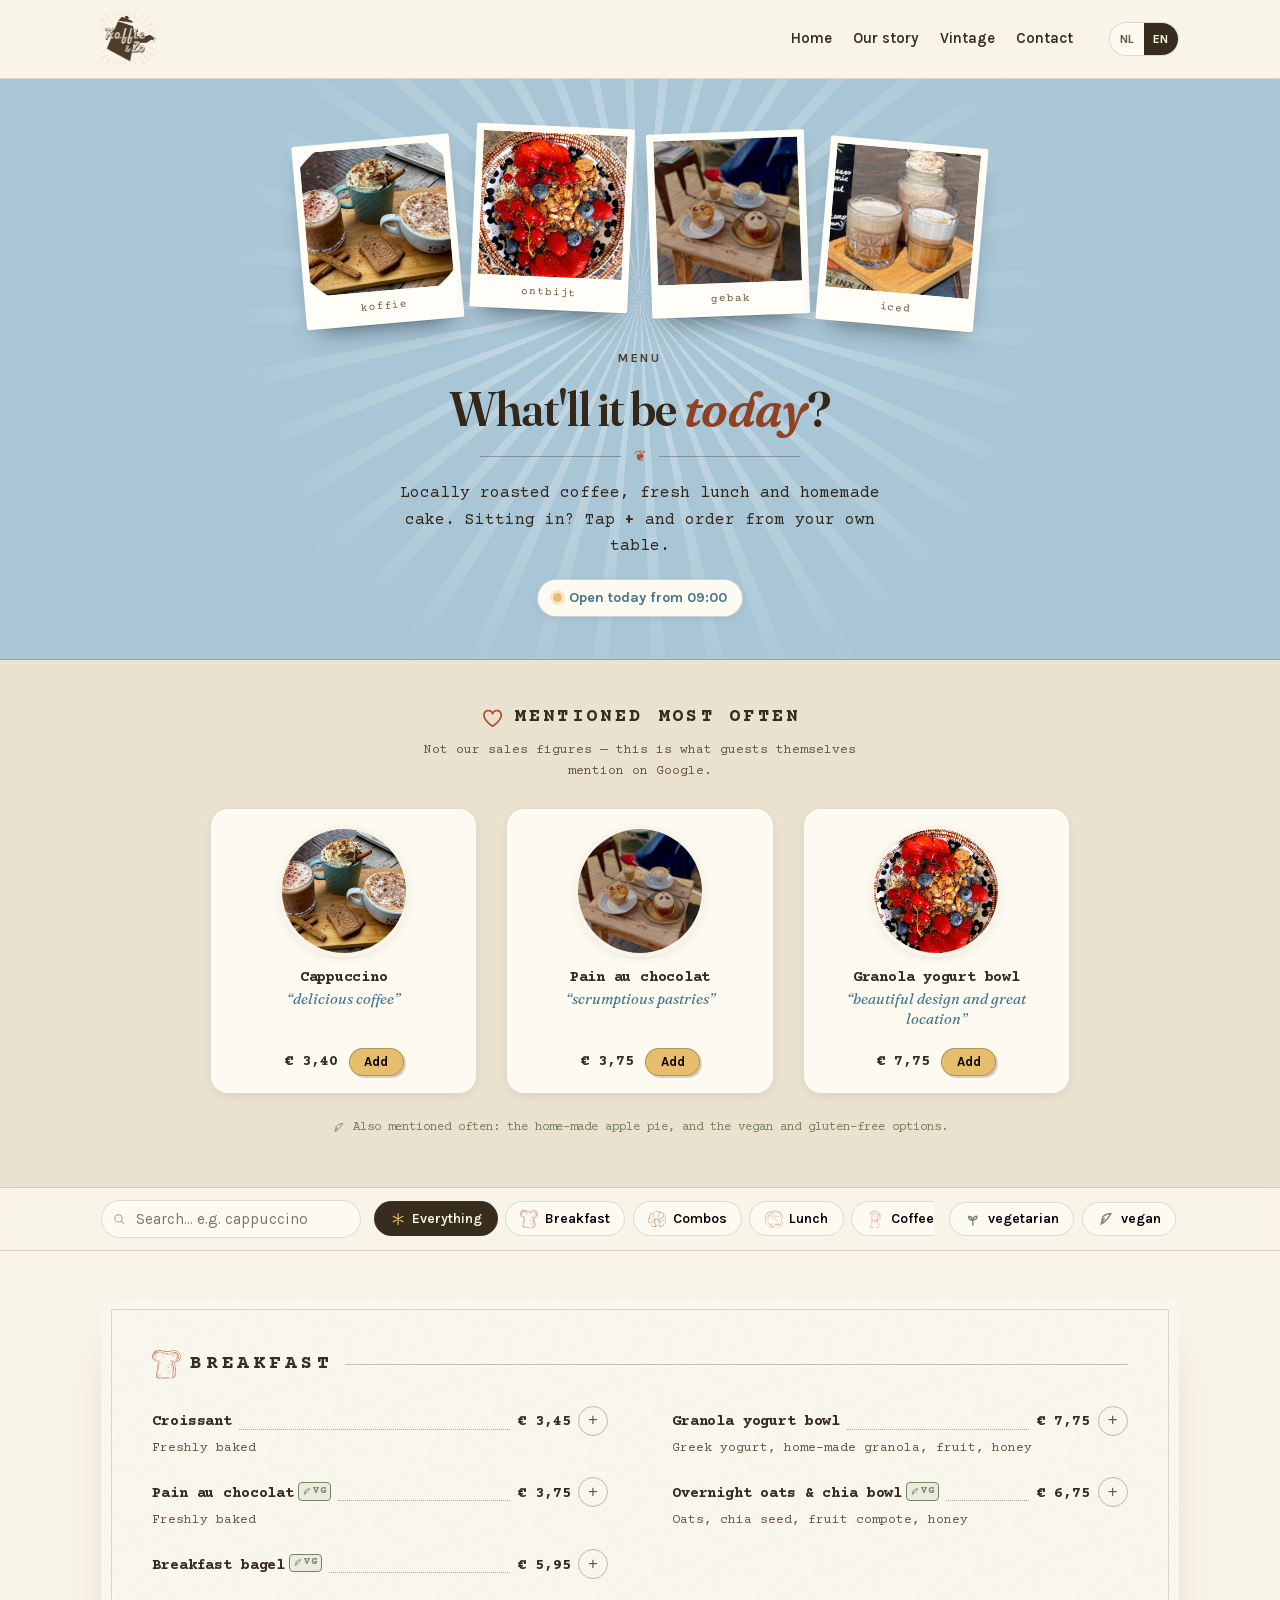
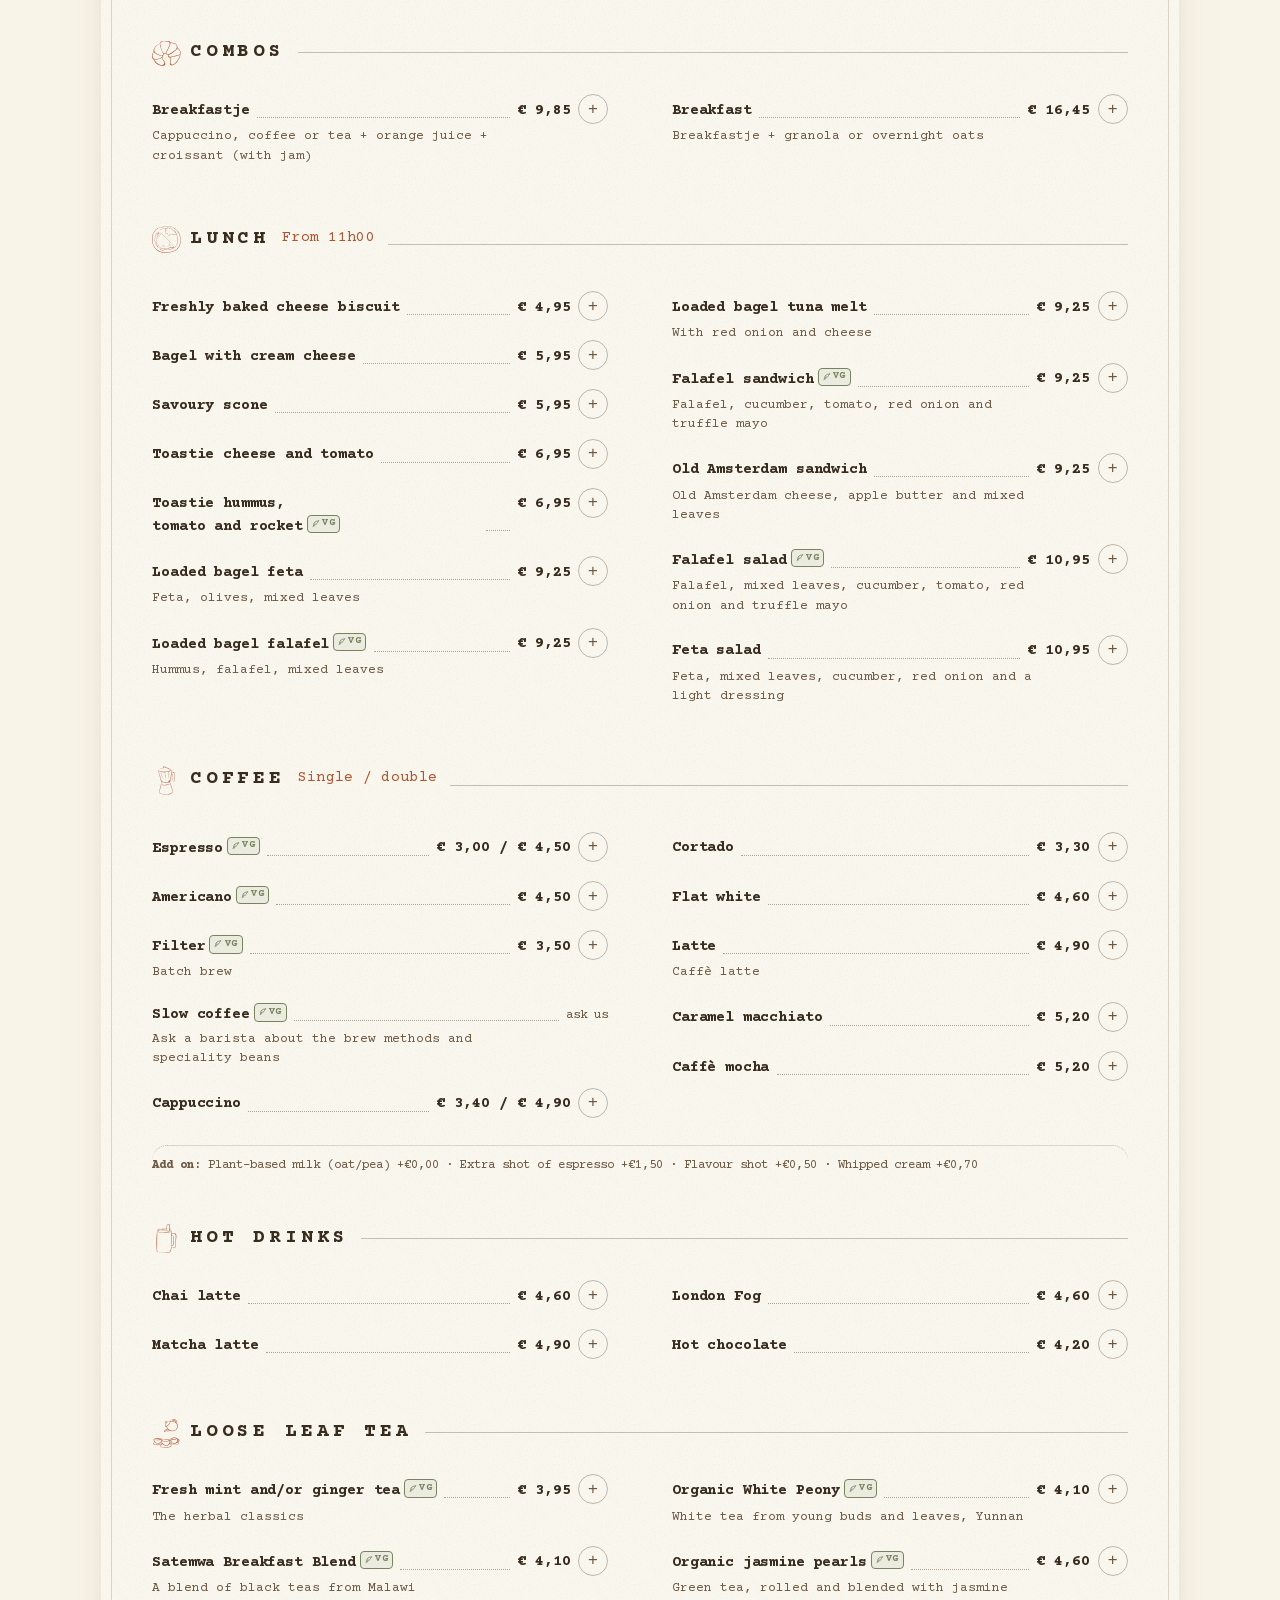
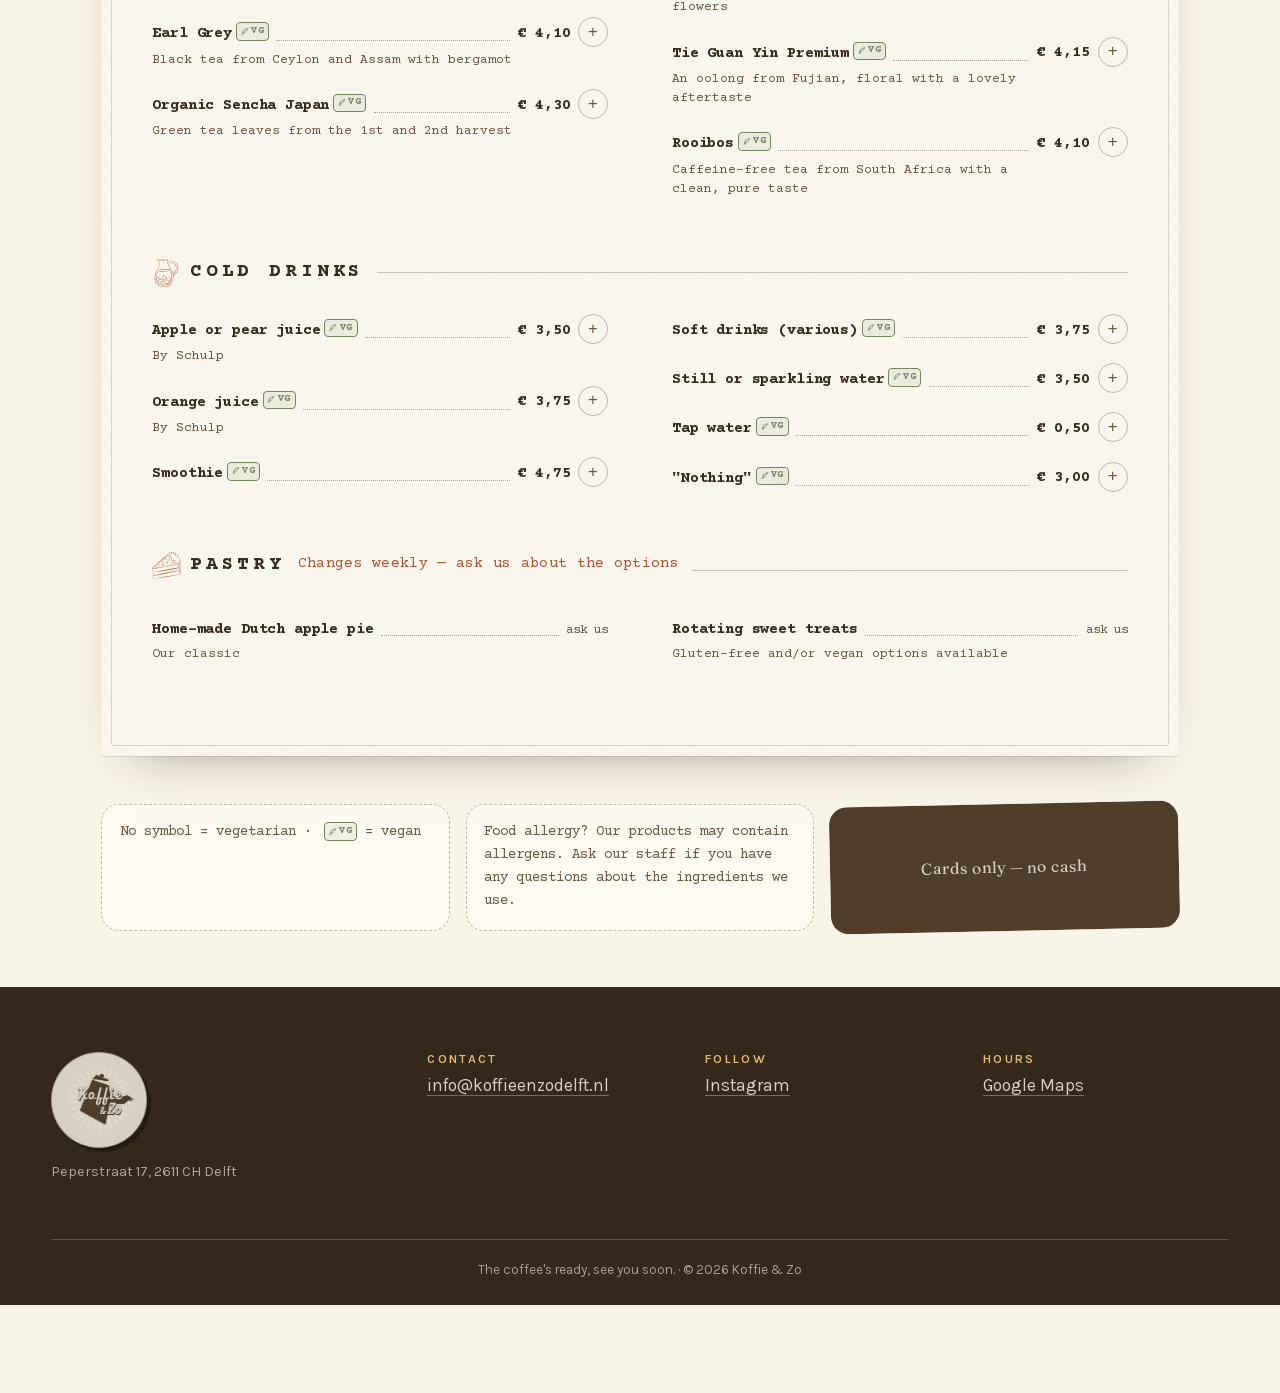
<file: menu.html>
<!doctype html>
<html lang="nl" data-lang="nl">
<head>
<meta charset="utf-8">
<meta name="viewport" content="width=device-width, initial-scale=1">
<title>Menukaart | Koffie &amp; Zo Delft</title>
<meta name="description" content="De digitale menukaart van Koffie &amp; Zo in Delft — koffie, lunch, taart en meer. Zit je aan tafel? Bestel direct vanaf je telefoon.">
<link rel="icon" href="assets/img/favicon.png">
<link rel="preload" as="font" type="font/woff2" href="assets/fonts/fraunces-normal-latin.woff2" crossorigin>
<link rel="preload" as="font" type="font/woff2" href="assets/fonts/karla-normal-latin.woff2" crossorigin>
<link rel="stylesheet" href="assets/css/fonts.css">
<link rel="stylesheet" href="assets/css/style.css">
<link rel="stylesheet" href="assets/css/menu.css">
</head>
<body class="page-menu">
<svg class="sprite" aria-hidden="true" focusable="false" xmlns="http://www.w3.org/2000/svg">
  <defs>
    <symbol id="i-star" viewBox="0 0 24 24"><path d="M12 3.8v16.4M4.9 7.9l14.2 8.2M19.1 7.9 4.9 16.1"/></symbol>
    <symbol id="i-sandwich" viewBox="0 0 24 24"><path d="M3.6 17.4 12 6.2l8.4 11.2H3.6Z"/><path d="M7.4 14.2h9.2"/><path d="M9.9 10.9c.9.7 1.9.7 2.8 0"/></symbol>
    <symbol id="i-leaf" viewBox="0 0 24 24"><path d="M19.2 4.8c-7.6.5-12.4 4-12.4 9.2 0 1.5.5 2.9 1.4 4 4.4-3.4 8-7.6 11-13.2Z"/><path d="M5.2 19.6c1-3 2.6-5.6 4.8-7.8"/></symbol>
    <symbol id="i-sprout" viewBox="0 0 24 24"><path d="M12 20.4v-6.6"/><path d="M11.4 13.8C8.6 13.8 6.4 11.6 6.4 8.8c2.8 0 5 2.2 5 5Z"/><path d="M12.6 13.4c0-2.8 2.2-5 5-5 0 2.8-2.2 5-5 5Z"/></symbol>
    <symbol id="i-fish" viewBox="0 0 24 24"><path d="M3.6 12.4c2.6-3.4 6-5.1 10.2-5.1 2.8 0 5.2 1.7 6.6 5.1-1.4 3.4-3.8 5.1-6.6 5.1-4.2 0-7.6-1.7-10.2-5.1Z"/><path d="M3.6 12.4 1.8 8.9M3.6 12.4 1.8 15.9"/><circle cx="16.2" cy="11" r=".9"/></symbol>
    <symbol id="i-clock" viewBox="0 0 24 24"><circle cx="12" cy="12.5" r="7.5"/><path d="M12 8.2v4.6l3 1.8"/><path d="M4.6 4 7 6.2M19.4 4 17 6.2"/></symbol>
    <symbol id="i-pin" viewBox="0 0 24 24"><path d="M12 21s6.5-6 6.5-10.5a6.5 6.5 0 0 0-13 0C5.5 15 12 21 12 21Z"/><circle cx="12" cy="10.4" r="2.4"/></symbol>
    <symbol id="i-card" viewBox="0 0 24 24"><rect x="3" y="6" width="18" height="12" rx="2.2"/><path d="M3 10.2h18M6.4 14.4h3.4"/></symbol>
    <symbol id="i-search" viewBox="0 0 24 24"><circle cx="11" cy="11" r="6.2"/><path d="M15.6 15.6 20 20"/></symbol>
    <symbol id="i-heart" viewBox="0 0 24 24"><path d="M12 19.6S4.4 15.2 4.4 9.8a3.9 3.9 0 0 1 7.6-1.3 3.9 3.9 0 0 1 7.6 1.3c0 5.4-7.6 9.8-7.6 9.8Z"/></symbol>
    <symbol id="i-cup" viewBox="0 0 24 24"><path d="M5.6 8.6h9.6v5.8a4.8 4.8 0 0 1-4.8 4.8A4.8 4.8 0 0 1 5.6 14.4V8.6Z"/><path d="M15.2 10.6h1.9a2.5 2.5 0 0 1 0 5h-1.9"/><path d="M3.6 21h13.6"/></symbol>
    <symbol id="i-glass" viewBox="0 0 24 24"><path d="M7.2 7.4h9.6l-1.2 11.9a1.6 1.6 0 0 1-1.6 1.4h-4a1.6 1.6 0 0 1-1.6-1.4L7.2 7.4Z"/><path d="M8 12.6h8"/><path d="M14.8 3.2 13.1 7.4"/></symbol>
    <symbol id="i-croissant" viewBox="0 0 44.957 44.957"><path fill="currentColor" d="M44.255,23.819c2.174-3.022-1.078-7.883-4.541-10.223c0.36-1.591-0.064-3.254-1.398-4.801 c-2.333-2.707-6.176-3.007-9.498-3.225c-0.053-0.003-0.099,0.004-0.139,0.019c-0.022-0.171-0.053-0.339-0.095-0.503 c-0.342-1.325-0.998-1.682-2.264-1.908c-3.08-0.55-7.444-0.077-10.518,0.512c-2.394,0.459-3.345,1.705-3.556,3.302 c-0.026-0.026-0.058-0.043-0.101-0.029c-3.501,1.198-6.246,3.443-8.079,6.708c-1.116,1.988-2.345,4.583-1.256,6.627 c-2.036,0.755-2.714,5.204-2.801,6.981c-0.096,1.949,0.595,3.413,2.125,4.221c0.002,0.009-0.005,0.016-0.001,0.026 c2.039,5.453,8.229,10.337,14.171,10.496c1.894,0.051,3.826-0.598,4.294-2.64c0.226-0.987-0.092-2.033-0.502-2.92 c-1.278-2.766-3.134-4.351-3.815-7.546c-0.008-0.039-0.026-0.067-0.042-0.097c0.548-0.748,0.704-1.633,0.253-2.676 c1.218-0.315,1.938-1.241,1.74-3.104c0.139,0.073,0.278,0.143,0.424,0.191c0.639,0.451,1.566,0.449,2.222,0.033 c0.146,0.077,0.338,0.073,0.453-0.108c0.173-0.272,0.332-0.552,0.501-0.826c0.412,2.077,1.8,2.621,3.604,2.308 c-0.589,1.762-0.687,3.464,1.411,4.153c0.494,0.162,1.054,0.187,1.64,0.139c0.566,2.653,0.553,4.829-0.15,7.531 c-0.254,0.975-0.749,2.021-0.268,3.028c0.917,1.921,3.53,1.655,5.138,1.011c6.173-2.472,10.321-10.016,11.394-16.223 C44.646,24.019,44.453,23.848,44.255,23.819z M1.064,25.198c0.289-1.375,0.702-3.716,1.956-4.564 c0.116,0.169,0.244,0.335,0.397,0.495c1.305,1.358,8.492,5.411,12.367,5.119c1.436,4.153-8.652,5.252-10.733,5.158 C1.333,31.238,0.419,28.263,1.064,25.198z M18.094,34.802c1.419,2.178,2.101,2.26,0.173,4.649c-1.759,2.178-2.304,2.034-4.789,1.27 c-4.852-1.492-8.08-4.858-10.788-8.964c0.224,0.084,0.453,0.164,0.706,0.225c2.129,0.512,9.479-0.107,12.271-2.547 C16.134,31.467,16.937,33.026,18.094,34.802z M17.518,22.936c0.495,5.443-8.061,0.884-9.204,0.317 c-2.588-1.283-5.356-3.132-4.826-6.406c0.685-4.238,5.206-7.833,8.736-9.672c-0.201,2.089,0.782,4.732,1.482,7.017 c0.594,1.939,1.754,6.668,3.942,8.462C17.564,22.708,17.506,22.797,17.518,22.936z M20.835,22.626 c-0.025-0.004-0.047-0.017-0.075-0.01c-4.698,1.181-6.684-9.115-7.325-12.086c-0.558-2.587-1.583-4.799,2.09-6.099 c1.727-0.611,4.396-0.411,6.242-0.475c2.864-0.1,5.902-1.062,5.861,3.76c-0.01,1.208-0.931,2.829-1.351,3.914 C24.791,15.466,22.903,19.079,20.835,22.626z M22.197,21.968c-0.017-0.053-0.05-0.079-0.083-0.104 c1.677-2.779,3.149-5.671,4.385-8.677c0.773-1.88,2.225-4.639,2.216-6.974c0.032,0.013,0.064,0.026,0.103,0.029 c2.234,0.181,4.454,0.336,6.495,1.308c4.52,2.152,4.486,6.714,0.778,9.737C33.947,19.034,23.968,27.644,22.197,21.968z M25.92,24.537c4.351-1.067,10.696-6.477,12.091-7.938c0.687-0.72,1.188-1.49,1.491-2.287c1.638,1.188,3.002,2.603,3.919,4.447 c0.8,1.608,0.846,4.177-0.509,5.583c-0.72,0.747-2.945,0.972-3.902,1.221c-1.778,0.464-3.562,0.907-5.35,1.328 C31.817,27.324,24.986,29.73,25.92,24.537z M36.058,37.73c-0.721,0.618-1.49,1.168-2.306,1.648 c-1.949,1.43-3.609,0.829-4.981-1.802c-0.085-0.806,0.66-2.115,0.792-2.929c0.246-1.525,0.544-4.455-0.574-5.781 c0.019-0.003,0.038-0.004,0.058-0.007c0.087,0.037,0.176,0.027,0.24-0.038c1.374-0.25,2.813-0.794,3.903-1.044 c2.675-0.614,5.403-1.18,8.024-1.999c1.168-0.365,2.019-0.869,2.617-1.465C42.74,29.545,40.205,34.275,36.058,37.73z"/></symbol>
    <symbol id="i-coffeepot" viewBox="0 0 58.343 58.343"><path fill="currentColor" d="M45.621,14.115c-1.412-2.955-4.078-1.85-5.986-0.151c0.155-1.714,0.282-3.431,0.375-5.153 c0.02-0.365-0.434-0.42-0.613-0.184c-3.273-3.534-7.506-5.385-11.837-5.685c0.035-0.044,0.071-0.09,0.072-0.163 c0.022-2.305-2.666-3.69-4.442-2.085c-0.479,0.433-1.195,1.767-0.298,2.199c0.458,0.221,1.183-0.192,1.032-0.739 c-0.042-0.15-0.258-0.086-0.23,0.063c-0.146,0.297-0.288,0.385-0.427,0.264c-0.098-0.066-0.13-0.175-0.094-0.326 c-0.085-0.408,0.06-0.672,0.35-0.96c0.389-0.386,0.957-0.615,1.505-0.615c1.197-0.001,2.028,1.065,2.019,2.2 c0,0.067,0.034,0.107,0.064,0.15c-5.294-0.235-10.689,1.826-14.622,6.012c-0.171-0.093-0.429,0.021-0.352,0.258 c1.203,3.747,2.396,7.493,3.463,11.281c0.824,2.927,1.18,6.739,2.486,9.483c1.888,3.969,6.058,3.874,10,3.748 c2.67-0.085,5.556,0.053,7.48-1.442c-0.001,0.024-0.015,0.045-0.004,0.071c2.589,6.413,4.428,12.9,6.148,19.585 c0.094,0.365,0.617,0.206,0.556-0.153c-1.149-6.762-3.474-13.369-6.309-19.598c-0.035-0.076-0.103-0.095-0.174-0.094 c0.529-0.465,0.98-1.062,1.315-1.852c1.272-2.997,1.421-7.107,1.862-10.299c0.059-0.429,0.109-0.859,0.163-1.288 c3.016-3.587,2.659,2.157,2.728,3.975c0.091,2.396,0.115,4.805,0.317,7.194c0.018,0.211,0.242,0.269,0.374,0.181 c0.183,1.081,1.325,1.914,2.414,1.493c1.077-0.417,1.472-1.79,0.917-2.76c-0.008-0.014-0.019-0.02-0.028-0.032 c0.246-3.158,0.27-6.349,0.339-9.515C46.22,17.525,46.361,15.662,45.621,14.115z M12.707,9.334 c0.011-0.008,0.023-0.003,0.034-0.014c7.561-7.546,17.979-7.41,25.874-0.627c-8.667,3.617-16.922,4.223-25.809,0.91 C12.772,9.513,12.739,9.424,12.707,9.334z M37.681,23.379c-0.598,3.643-0.477,5.033-3.564,7.384 c-2.815,2.144-4.338,2.281-7.775,2.198c-3.72-0.091-6.038-1.278-7.938-4.775c-1.028-1.893-1.226-4.94-1.815-7.036 c-1.053-3.747-2.26-7.445-3.616-11.092c4.047,1.79,8.512,2.679,12.941,2.58c0.375,4.899,0.665,9.869,1.425,14.722 c0.024,0.155,0.278,0.118,0.273-0.037c-0.163-4.898-0.814-9.823-1.364-14.695c4.419-0.149,8.792-1.285,12.667-3.515 c0.044-0.025,0.061-0.067,0.079-0.107C39,9.012,39.006,9.016,39.012,9.021c0.095,0.085,0.203,0.091,0.292,0.053 C38.952,13.866,38.459,18.636,37.681,23.379z M44.771,30.954c-0.861,0.394-1.821-0.334-1.939-1.197 c-0.014-0.1-0.11-0.128-0.195-0.108c0.019-4.095-0.278-8.219-0.46-12.309c-0.007-0.146-0.114-0.253-0.26-0.261 c-1.116-0.056-1.993,0.268-2.716,0.953c0.143-1.17,0.275-2.341,0.386-3.513c1.59-1.901,3.494-1.73,5.713,0.52 c0.182,0.721,0.278,1.452,0.286,2.193c0.051,1.042-0.051,2.103-0.084,3.144c-0.087,2.795-0.243,5.599-0.189,8.394 c0,0.021,0.016,0.029,0.02,0.048c-0.015,0.063-0.011,0.132,0.03,0.204C45.738,29.682,45.48,30.63,44.771,30.954z"/> <path fill="currentColor" d="M19.236,12.809c-0.019-0.157-0.262-0.166-0.253,0c0.219,4.014,0.75,8.228,2.018,12.053 c0.057,0.172,0.299,0.101,0.268-0.074C20.556,20.781,19.715,16.861,19.236,12.809z"/> <path fill="currentColor" d="M33.12,11.777c-0.018-0.167-0.277-0.175-0.267,0c0.223,4.184,0.041,8.342,0.158,12.519 c0.007,0.233,0.324,0.219,0.352,0C33.88,20.212,33.567,15.857,33.12,11.777z"/> <path fill="currentColor" d="M19.264,32.798c-1.864,6.922-3.73,13.935-5.091,20.975c-0.071,0.367,0.462,0.524,0.566,0.156 c1.951-6.902,3.436-14.007,4.884-21.031C19.671,32.664,19.326,32.565,19.264,32.798z"/> <path fill="currentColor" d="M41.88,52.262c-6.483,7.847-18.979,5.621-27.159,2.045c-0.263-0.115-0.498,0.259-0.231,0.395 c7.891,3.994,21.864,6.405,27.856-2.08C42.539,52.349,42.095,52.002,41.88,52.262z"/> <path fill="currentColor" d="M36.14,36.15c-5.756,2.676-10.821,2.237-16.902,1.76c0.125,0.01,0.156-0.204,0.03-0.221 c-0.114-0.015-0.228-0.031-0.342-0.047c-0.122-0.017-0.235,0.163-0.094,0.224c5.604,2.425,12.283,1.436,17.635-1.157 C36.843,36.526,36.514,35.976,36.14,36.15z"/></symbol>
    <symbol id="i-teaset" viewBox="0 0 45.06 45.06"><path fill="currentColor" d="M41.67,31.412c-0.574-0.165-1.148,0.03-1.519,0.434c-0.035-0.4-0.086-0.795-0.163-1.172 c-0.041-0.201-0.239-0.267-0.41-0.229c-0.016-0.025-0.037-0.046-0.058-0.067c0.007-0.073-0.016-0.149-0.092-0.214 c-2.85-2.454-7.282-1.27-10.15,0.506c-0.18,0.111-0.128,0.39,0.03,0.462c-0.025,0.023-0.06,0.031-0.074,0.067 c-0.287,0.781-0.265,1.638,0.068,2.4c-0.387,0.068-0.755,0.26-1.007,0.545c0.003-0.422-0.005-0.845-0.03-1.266 c-0.021-0.357-0.443-0.449-0.642-0.27c-0.029-0.036-0.058-0.074-0.107-0.089c-3.246-1.009-7.297-0.908-10.683,0.305 c-0.021-0.956-1.146-1.37-1.809-0.736c0.003-0.153,0.01-0.306,0.01-0.46c0-0.099-0.035-0.174-0.086-0.23 c0.059-0.12,0.045-0.268-0.107-0.336c-3.846-1.743-8.526-1.401-12.324,0.277c-0.229,0.101-0.084,0.459,0.144,0.427 c-0.022,0.031-0.047,0.059-0.052,0.106c-0.185,1.709,0.341,3.179,1.266,4.32c-2.802,1.094-2.017,3.789,0.793,4.27 c3.722,0.637,8.392,0.988,10.916-2.327c0.144,0.228,0.295,0.45,0.458,0.663c-1.316,0.353-2.384,1.478-2.824,2.749 c-0.185,0.534-0.03,1.761,0.541,1.891c1.216,1.885,5.196,1.607,7.065,1.609c3.038,0.003,8.06-0.021,9.564-3.281 c0.08-0.174-0.006-0.328-0.133-0.4c0.016-0.188-0.035-0.38-0.14-0.54c-0.121-0.651-0.455-1.235-0.98-1.663 c0.29-0.037,0.574-0.121,0.841-0.257c0.252,1.32,1.471,1.665,2.765,1.826c2.581,0.321,5.205-0.061,7.594-1.076 c0.021-0.009,0.034-0.024,0.051-0.036c0.795-0.237,1.355-1.036,1.217-1.915c-0.155-0.986-1.218-1.793-2.207-1.525 c0.188-0.356,0.352-0.725,0.469-1.117c0.413,0.498,1.15,0.649,1.767,0.454c0.871-0.276,1.315-1.194,1.305-2.061 C42.924,32.616,42.544,31.663,41.67,31.412z M38.786,30.492c-2.833,1.497-5.907,1.671-8.933,0.526 c-0.028-0.011-0.053-0.004-0.079-0.004C32.922,29.726,35.571,28.978,38.786,30.492z M28.195,35.686 c0.963,0.155,0.611,1.522-0.243,1.397C28.061,36.631,28.142,36.166,28.195,35.686z M21.149,32.635 c1.976-0.154,3.888,0.094,5.839,0.338c-0.003,0.004-0.007,0.004-0.009,0.008c-1.167,1.775-4.679,1.802-6.508,1.762 c-1.7-0.037-3.367-0.384-4.992-0.863C17.344,33.337,19.173,32.789,21.149,32.635z M14.963,33.627 c0.021-0.393,0.04-0.785,0.053-1.178c0.031-0.002,0.062-0.008,0.089-0.029c0.51-0.404,1.164-0.038,1.152,0.581 c0,0.012,0.009,0.015,0.01,0.026c-0.449,0.182-0.888,0.378-1.305,0.601C14.962,33.629,14.963,33.628,14.963,33.627z M13.914,31.407 c-3.428,1.603-7.036,1.469-10.529,0.156C7.003,30.466,10.264,30.589,13.914,31.407z M3.047,31.871 c-0.008-0.09-0.056-0.141-0.114-0.173c0.037-0.012,0.072-0.021,0.109-0.033c0.007,0.033,0.024,0.063,0.058,0.083 c3.485,2.067,7.62,1.938,11.215,0.208c0.008,0.557,0.033,1.113,0.063,1.67c0.006,0.115,0.066,0.182,0.14,0.227 c0,0.003-0.002,0.006-0.002,0.009c-0.056,0.033-0.116,0.06-0.17,0.093c-0.084-0.007-0.164,0.03-0.206,0.112 c-0.002,0.001-0.004,0.002-0.006,0.003c-0.052,0.033-0.051,0.094-0.023,0.135c0,0,0,0.001,0,0.001 c0.034,0.235,0.096,0.466,0.148,0.7c-0.011,0.009-0.026,0.006-0.035,0.018c-1.615,1.921-3.529,3.469-6.23,2.988 C5.023,37.383,3.318,34.733,3.047,31.871z M15.218,37.54c-1.642,2.1-4.02,2.65-6.577,2.595c-0.861-0.019-1.732-0.096-2.587-0.196 C5.294,39.865,4.542,39.74,3.8,39.564c-1.075-1.461-0.949-2.472,0.362-3.039c2.731,2.924,8.221,3.314,10.314-0.788 c0.195,0.619,0.452,1.218,0.758,1.789C15.23,37.532,15.223,37.533,15.218,37.54z M14.545,34.148 c0.08-0.022,0.159-0.046,0.238-0.068c2.484,1.133,5.074,1.551,7.806,1.262c1.708-0.18,3.984-0.42,4.923-2.049 c0.01-0.017,0.011-0.033,0.017-0.05c0.102,3.792-0.979,7.948-5.603,7.909C17.887,41.119,15.698,37.538,14.545,34.148z M29.757,41.64c-1.615,2.41-5.154,2.551-7.76,2.664c-1.6,0.069-6.062,0.323-7.733-1.004c0.024-0.016,0.047-0.027,0.073-0.047 c0.138-0.107,0.064-0.379-0.107-0.405c-1.022-0.156,0.031-1.855,0.336-2.234c0.497-0.618,1.111-1.039,1.791-1.414 c1.538,1.801,3.735,2.952,6.289,2.704c2.475-0.24,3.945-1.49,4.764-3.203c0.13,0.11,0.282,0.179,0.431,0.253 c0.002,0.129,0.066,0.258,0.218,0.314C29.018,39.62,29.687,40.626,29.757,41.64z M27.675,38.075 c0.068-0.184,0.106-0.385,0.161-0.577c0.563,0.132,1.196-0.097,1.436-0.66c0.292-0.683-0.173-1.461-0.847-1.668 c0.108-0.672,0.772-1.142,1.458-0.921c0.833,0.269,1.063,1.343,0.978,2.09C30.688,37.877,29.036,39.188,27.675,38.075z M39.42,36.815c0.615,0.007,1.293,0.258,1.448,0.929c0.119,0.515-0.184,1.022-0.602,1.333c-0.054-0.019-0.113-0.027-0.178-0.004 c-1.954,0.676-8.584,2.559-9.687-0.447c0.408-0.337,0.718-0.784,0.912-1.284c1.143,2.034,4.497,1.808,6.323,0.732 c0.643-0.379,1.13-0.887,1.509-1.465C39.185,36.719,39.269,36.814,39.42,36.815z M38.201,36.535 c-1.53,1.746-5.094,2.198-6.741,0.329c0.096-0.412,0.124-0.838,0.067-1.246c-0.118-0.842-0.63-1.735-1.478-1.98 c-0.225-0.683-0.36-1.357-0.361-2.071c3.136,1.439,6.698,1.229,9.647-0.567C39.478,32.93,39.566,34.976,38.201,36.535z M40.166,34.477c-0.039-0.056-0.089-0.073-0.137-0.095c0.089-0.458,0.138-0.925,0.154-1.393c0.02,0.018,0.037,0.038,0.066,0.043 c0.242,0.045,0.571,0.106,0.734,0.311c0.041,0.098,0.081,0.196,0.122,0.295c-0.073,0.093-0.146,0.186-0.219,0.278 c-0.034,0.006-0.271-0.105-0.33-0.124c-0.199-0.064-0.33,0.131-0.305,0.305c0.117,0.802,1.314,0.383,1.427-0.247 c0.151-0.842-0.714-1.303-1.429-1.174c-0.011,0.002-0.015,0.012-0.025,0.016c0.238-0.618,0.927-1.004,1.529-0.587 c0.474,0.328,0.591,1.042,0.531,1.572C42.166,34.712,40.904,35.523,40.166,34.477z"/> <path fill="currentColor" d="M39.478,7.592c-0.444-0.685-0.968-1.267-1.547-1.767c2.16-1.252-0.208-4.759-1.757-5.495 c-2.093-0.994-5.655,0.321-4.806,3.009c-0.71-0.066-1.423-0.09-2.125-0.079c0.013-0.054,0.032-0.106,0.044-0.16 c0.059-0.264-0.168-0.433-0.373-0.426c-0.132-0.211-0.352-0.365-0.631-0.387c-0.507-0.041-0.762,0.309-0.891,0.72 c-0.022-0.005-0.041-0.015-0.066-0.017c-1.679-0.089-3.317,0.493-4.528,1.612c0.013-0.367-0.264-0.725-0.59-0.901 c-0.415-0.223-0.968-0.145-1.296,0.198c-0.32,0.334-0.353,0.868-0.122,1.261c0.225,0.381,0.61,0.575,1.024,0.618 c-0.857,1.359-1.514,3.62-0.126,4.809c-0.564,0.198-1.051,0.88-0.753,1.457c0.203,0.393,0.654,0.532,1.004,0.357 c0.053,0.022,0.114,0.029,0.185,0.008c0.119-0.036,0.229-0.105,0.341-0.169c0.393,1.188,0.996,2.251,1.763,3.163 c-0.006,0.006-0.013,0.007-0.019,0.014c-0.781,0.85-1.827,1.189-2.961,1.245c-0.845,0.042-1.063,0.083-1.503,0.838 c-0.064,0.109-1.653,2.651-0.769,2.397c0.019,0.026,0.027,0.055,0.06,0.076c0.488,0.308,0.85,0.255,1.347-0.05 c0.311-0.191,0.464-0.575,0.757-0.758c0.889-0.555,1.617-0.142,2.499,0.026c1.434,0.273,2.844-0.052,3.552-1.359 c3.643,1.981,8.399,1.788,11.592-1.635C41.055,13.76,41.288,10.381,39.478,7.592z M35.841,0.998 c1.214,0.584,3.263,3.149,1.532,4.343c-0.011,0.007-0.015,0.017-0.025,0.025c-0.155-0.112-0.328-0.195-0.49-0.297 c0.567-1.326-0.552-2.826-1.899-2.998c-0.646-0.083-1.445,0.09-1.856,0.639c-0.135,0.181-0.227,0.396-0.201,0.625 c0.013,0.117,0.042,0.19,0.079,0.251c-0.374-0.073-0.749-0.145-1.13-0.191C31.788,1.252,33.931,0.08,35.841,0.998z M33.361,3.653 c-0.006-0.317,0.356-0.662,0.57-0.767c0.384-0.189,0.853-0.188,1.255-0.049c0.877,0.304,1.031,1.057,1.032,1.844 C35.325,4.215,34.363,3.877,33.361,3.653z M21.389,4.379c0.452-0.491,0.73,0.303,0.955,0.553c0.023,0.025,0.06,0.019,0.091,0.031 c-0.127,0.14-0.242,0.291-0.356,0.444C21.652,5.263,20.953,4.852,21.389,4.379z M22.507,11.357 c-0.236,0.174-0.486,0.346-0.667,0.565c-0.015,0.019-0.015,0.042-0.025,0.063c-0.086,0.017-0.178-0.046-0.236-0.105 c-0.127-0.129-0.131-0.249-0.031-0.422c0.124-0.214,0.388-0.34,0.57-0.502c0.133-0.118,0.08-0.262-0.028-0.348 c0.063-0.063,0.095-0.15,0.02-0.248c-1.06-1.389-0.357-3.384,0.611-4.625c1.13-1.448,2.77-2.068,4.566-2.085 c0.048,0.292,0.544,0.269,0.575-0.074c0.024-0.258,0.05-0.681,0.37-0.721c0.125-0.015,0.265,0.045,0.372,0.139 c-0.421,1.862-1.204,3.595-2.417,5.08c-1.059,1.296-2.629,2.018-3.667,3.251C22.512,11.336,22.513,11.347,22.507,11.357z M23.827,18.511c-0.63-0.114-1.226-0.459-1.871-0.451c-1.132,0.013-1.593,1.608-2.709,1.446c0.27-0.44,0.522-0.897,0.816-1.319 c0.586-0.842,1.126-0.827,2.015-0.971c1.001-0.162,1.896-0.564,2.565-1.339c0.637,0.667,1.36,1.241,2.142,1.713 C26.058,18.462,24.917,18.708,23.827,18.511z M37.032,16.626c-5.332,3.77-11.741,0.811-14.103-4.731 c0.145-0.138,0.275-0.287,0.391-0.448c1.345-0.507,2.609-1.928,3.419-2.945c1.07-1.343,1.819-2.868,2.296-4.501 c0.005,0,0.009,0.003,0.014,0.003c2.96-0.001,6.165,0.408,8.459,2.476C40.699,9.355,40.582,14.116,37.032,16.626z"/></symbol>
    <symbol id="i-drinkjar" viewBox="0 0 56.271 56.271"><path fill="currentColor" d="M48.352,8.092C43.958,2.603,35.568,1.991,31.18,7.545c-0.188-1.523-0.12-3.123,0.331-4.841 c0.013-0.051,0.015-0.098,0.008-0.141c0.187-0.093,0.292-0.33,0.087-0.509c-2.063-1.802-5.676-1.768-8.311-1.952 c-4.232-0.297-8.494,0.035-12.57,1.227c-0.121,0.035-0.14,0.141-0.102,0.227c-0.126,0.091-0.175,0.294-0.004,0.41 c7.798,5.296,0.385,16.091-2.226,22.41C6.239,29.589,4.54,35.159,5.106,40.864c0.66,6.656,4.797,10.599,10.207,12.379 c-0.082,0.351-0.136,0.708-0.116,1.071c0.008,0.143,0.117,0.212,0.229,0.226c-0.061,0.077-0.055,0.213,0.066,0.263 c5.222,2.188,11.646,1.941,16.619-0.815c0.142-0.079,0.126-0.258,0.04-0.366c0.017-0.287-0.001-0.58-0.114-0.837 c1.874-0.775,3.572-1.89,4.855-3.532c2.86-3.662,4.338-8.905,4.868-13.424c0.19-1.617,0.224-3.178,0.091-4.7 c0.005,0.003,0.008,0.007,0.013,0.01c0.12,0.553,0.69,1,1.206,1.164c0.641,0.203,1.342,0.025,1.817-0.451 c0.801-0.803,0.464-2.155-0.503-2.518C51.72,25.464,53.453,14.465,48.352,8.092z M21.072,0.666 c2.717,0.053,7.104,0.007,9.624,1.604C28,3.712,23.954,3.234,21.034,3.045c-3.247-0.21-6.46-0.779-9.636-1.472 C14.606,1.046,17.81,0.602,21.072,0.666z M15.606,54.499c0.053-0.039,0.09-0.096,0.084-0.184c-0.023-0.326-0.014-0.634,0.021-0.947 c2.877,0.881,6.085,1.178,9.323,0.938c2.187-0.162,4.463-0.536,6.542-1.319c0.049,0.213,0.093,0.428,0.134,0.646 C26.271,55.851,21.308,56.21,15.606,54.499z M38.465,44.887c-3.526,7.872-12.087,9.91-20.096,8.394 C0.462,49.893,5.663,31.913,11.013,19.977C13.4,14.65,17.665,6.208,11.578,1.99C15.143,3,18.757,3.603,22.466,3.768 c2.617,0.116,5.86,0.47,8.287-0.756c-2.286,9.479,6.588,15.508,9.497,23.701C42.334,32.584,40.941,39.36,38.465,44.887z M41.154,27.487c-0.37-1.306-0.866-2.594-1.542-3.871c-2.293-4.336-5.878-8.244-7.572-12.719 c4.349-4.663,11.544-3.622,14.277,2.232c2.548,5.457-0.338,11.082-5.034,14.183C41.211,27.359,41.174,27.421,41.154,27.487z M43.56,29.015c-0.363,0.18-0.098,0.674,0.252,0.608c0.004,0.001,0.006,0.005,0.01,0.005c1.041,0.135,1.241,1.458,0.358,1.961 c-0.372,0.212-0.806,0.187-1.171-0.026c-0.339-0.197-0.49-0.535-0.755-0.8c-0.071-0.072-0.17-0.081-0.254-0.05 c-0.08-0.111-0.16-0.223-0.243-0.331c-0.108-0.861-0.291-1.708-0.512-2.55c0.089,0.088,0.222,0.124,0.362,0.035 c5.671-3.58,8.567-11.041,4.281-16.889c-3.387-4.622-10.427-5.004-13.994-0.481c-0.275-0.785-0.497-1.585-0.634-2.411 C36.32,2.52,45.133,3.217,48.884,10.12C52.353,16.504,50.275,25.683,43.56,29.015z"/> <path fill="currentColor" d="M39.425,31.896c-0.304-4.026-2.867-7.902-4.662-11.39c-0.057-0.11-0.149-0.129-0.24-0.116 c-0.003-0.001-0.006,0-0.009-0.002c-0.035-0.082-0.106-0.148-0.228-0.169c-7.445-1.277-14.994-0.703-22.021,2.155 c-0.07,0.028-0.105,0.082-0.123,0.141c-0.095,0.078-0.128,0.229,0.01,0.312c5.908,3.557,17.287,3.671,22.28-1.774 c2.993,6.305,5.364,11.105,3.563,18.231c-1.845,7.298-7.645,11.612-15.15,11.8C15.858,51.26,10.389,47.92,8.668,40.931 c-1.563-6.347,1.357-12.543,3.407-18.389c0.043-0.123-0.154-0.208-0.212-0.089c-3.162,6.449-5.784,14.351-2.859,21.352 c2.578,6.174,8.32,8.226,14.672,7.817c5.966-0.383,11.717-3.419,14.035-9.169C38.941,39.401,39.675,35.207,39.425,31.896z M12.746,22.663c6.942-2.213,13.785-2.95,21.008-1.809C28.786,25.668,18.619,25.445,12.746,22.663z"/> <path fill="currentColor" d="M33.396,34.671c-0.761-0.168-1.53,0.504-2.147,0.842c-0.606,0.332-1.212,0.664-1.818,0.996 c-0.39,0.214-1.331,0.508-1.575,0.955c-0.455,0.834,0.358,3.198,1.253,3.726c-0.988-0.202-2.086-0.425-2.987-0.338 c-1.536,0.148-1.986,3.168-1.918,4.386c0.005,0.081,0.123,0.128,0.164,0.044c0.5-1.012,0.646-3.487,1.908-3.859 c0.403-0.119,2.099,0.259,2.352,0.298c0.637,0.097,1.863,0.09,2.409,0.431c1.188,0.744,0.461,3.258-0.035,4.353 c-0.947,2.089-3.378,1.287-5.218,0.888c-0.061-0.013-0.115-0.005-0.163,0.011c-0.069-0.351-0.341-0.613-0.621-0.999 c-0.764-1.051-1.739-2.658-2.809-3.403c-0.467-0.325-0.778-0.404-1.373-0.236c-0.07,0.02-0.141,0.051-0.211,0.075 c0.062-1.556-0.14-3.185-1.889-3.428c-0.269-0.037-0.599-0.062-0.95-0.077c0.045-0.091,0.043-0.205-0.047-0.299 c-0.937-0.988-1.87-1.982-2.812-2.965c-0.445-0.464-0.928-1.139-1.588-1.319c-1.354-0.367-2.339,1.252-3.087,2.103 c-0.727,0.828-2.053,2.02-1.522,3.269c0.312,0.733,1.212,1.29,1.78,1.809c0.638,0.583,1.234,1.099,2.002,1.473 c-0.043,1.171-0.086,2.5,0.235,3.557c0.547,1.799,3.209,1.184,4.689,1.025c0.83,1.312,1.907,2.609,3.091,2.786 c1.334,0.199,4.608-1.508,5.062-2.817c0.018,0.007,0.031,0.019,0.052,0.023c1.375,0.299,4.461,1.282,5.495-0.06 c0.674-0.874,0.81-2.469,1.013-3.514c0.045-0.23,0.144-0.562,0.225-0.914c0.067,0.078,0.167,0.121,0.28,0.076 c1.268-0.513,4.125-1.631,4.353-3.198C37.194,38.939,34.804,34.982,33.396,34.671z M12.514,42.755 c-0.002,0.074-0.005,0.158-0.008,0.234c-0.818-0.574-1.523-1.306-2.248-1.992c-0.62-0.587-0.993-1.511-0.751-2.418 c0.109-0.409,1.168-1.415,1.514-1.804c0.626-0.705,0.744-0.904,1.784-1.029c1.129-0.136,1.06-0.016,1.734,0.694 c0.907,0.956,1.804,1.92,2.705,2.881c-1.572-0.002-3.505,0.294-4.293,1.354C12.503,41.277,12.533,42.042,12.514,42.755z M15.056,47.508c-1.119-0.18-1.745-0.301-1.872-1.601c-0.145-1.49-0.389-3.204,0.291-4.551c0.549-1.089,1.228-1.162,2.389-1.3 c0.567-0.067,1.139-0.1,1.71-0.107c0.861-0.01,1.66,0.076,2.224,0.851c0.381,0.523,0.267,1.597,0.226,2.274 c-1.303,0.605-2.628,1.705-3.76,2.405c-0.014,0.008-0.013,0.022-0.023,0.032c-0.004,0.004-0.007,0.009-0.01,0.014 c-0.019,0.024-0.04,0.046-0.043,0.074c-0.025,0.067-0.024,0.145,0.018,0.227c0.248,0.48,0.587,1.138,0.996,1.817 C16.488,47.601,15.749,47.62,15.056,47.508z M23.02,49.271c-1.034,0.597-2.097,1.214-3.331,0.379 c-1.285-0.869-2.176-2.731-2.966-4.049c1.322-0.812,3.964-2.809,5.24-2.098c0.351,0.196,0.822,1.004,1.056,1.297 c0.41,0.516,1.847,1.883,1.922,2.455C25.071,48.256,23.74,48.855,23.02,49.271z M36.037,40.871 c-0.671,0.959-2.56,1.701-3.598,2.157c0.052-0.377,0.046-0.738-0.114-0.984c-0.384-0.587-1.742-0.577-2.336-0.681 c-0.176-0.031-0.371-0.072-0.561-0.11c0.015-0.012,0.034-0.02,0.042-0.036c0.017-0.031,0.033-0.061,0.05-0.092 c0.049-0.09-0.034-0.23-0.145-0.189c-0.293-0.525-0.541-1.071-0.745-1.638c-0.289-0.449-0.24-0.874,0.149-1.274 c0.429-0.886,1.01-1.058,1.85-1.517c0.518-0.283,1.551-1.138,2.124-1.158c0.919-0.033,1.7,1.08,2.129,1.7 C35.564,38.032,36.847,39.713,36.037,40.871z"/> <path fill="currentColor" d="M27.278,35.327c-1.153-1.299-3.717-4.064-5.541-2.353c-0.494,0.463-0.888,1.131-1.291,1.66 c-0.356,0.467-0.938,1.005-1.148,1.559c-0.212,0.561-0.107,0.934,0.325,1.15c0.006,0.011,0.002,0.022,0.011,0.032 c1.091,1.336,2.816,4.36,4.78,2.912c0.696-0.513,1.334-1.14,1.99-1.705c0.483-0.416,1.281-0.858,1.569-1.435 C28.351,36.388,27.811,35.928,27.278,35.327z M26.952,36.667c-0.105,0.959-0.748,1.256-1.456,1.866 c-0.403,0.347-0.907,1.004-1.382,1.191c-1.55,0.609-2.989-1.322-4.012-2.354c0.076-0.101,0.085-0.255-0.049-0.338 c-0.646-0.4,0.899-2.039,1.113-2.317c0.796-1.034,1.129-2.062,2.926-1.319c0.615,0.254,1.236,0.892,1.721,1.334 C26.498,35.354,27.056,35.714,26.952,36.667z"/></symbol>
    <symbol id="i-cake" viewBox="0 0 39.811 39.811"><path fill="currentColor" d="M39.626,16.861c0.497-0.911-0.052-2.512-1.066-2.897c0.686-0.571,1.148-1.419,0.862-2.338 c-0.26-0.834-1.049-1.345-1.874-1.299c0.599-1.701-1.424-3.468-2.878-1.973c-0.11,0.113,0.031,0.303,0.17,0.221 c0.48-0.284,1.274-0.58,1.789-0.173c0.668,0.529,0.817,1.373,0.376,2.09c-0.099,0.161,0.064,0.358,0.24,0.312 c0.961-0.252,1.81,0.512,1.795,1.477c-0.01,0.664-0.419,1.205-0.912,1.604c-0.083-0.001-0.161-0.02-0.248-0.004 c-0.009-0.143-0.033-0.283-0.083-0.416c-0.062-0.168-0.285-0.134-0.304,0.041c-0.054,0.498-0.022,0.964-0.151,1.459 c-0.053,0.203,0.229,0.266,0.305,0.084c0.085-0.202,0.149-0.428,0.19-0.658c0.029,0.006,0.06,0.009,0.094-0.009 c0.04-0.02,0.078-0.047,0.118-0.07c0.406,0.17,0.757,0.344,1.013,0.773c0.281,0.473,0.373,1.083,0.09,1.577 c-0.488,0.852-1.622,0.954-2.41,0.511c0.01-0.048,0.027-0.092,0.03-0.142c0.012-0.211-0.257-0.236-0.36-0.097 c-0.011,0.015-0.024,0.028-0.035,0.043c-0.07,0.01-0.123,0.064-0.107,0.132c-0.31,0.383-0.676,0.707-1.229,0.592 c-0.645-0.134-1.001-0.867-0.875-1.477c0.026-0.126-0.099-0.184-0.184-0.134c-0.033-0.084-0.111-0.147-0.216-0.111 c-0.668,0.23-1.299,0.446-1.937-0.043c-0.686-0.525-0.713-1.467-0.242-2.141c0.033-0.047,0.032-0.095,0.027-0.141 c0.216,0.121,0.451,0.207,0.706,0.212c0.216,0.005,0.235-0.292,0.049-0.359c-0.504-0.181-0.91-0.369-1.253-0.793 c-0.12-0.149-0.358,0.043-0.262,0.202c0.12,0.2,0.28,0.374,0.458,0.527c-0.04,0.01-0.081,0.015-0.113,0.052 c-0.62,0.706-1.517,0.296-1.636-0.402c0.21-0.138,0.385-0.331,0.483-0.594c0.066-0.177-0.174-0.322-0.312-0.216 c-0.002-0.123-0.16-0.23-0.254-0.114c-0.138,0.172-0.228,0.347-0.281,0.519c-0.538,0.245-1.168,0.083-1.505-0.572 c-0.387-0.753-0.131-1.648,0.208-2.364c0.1-0.212-0.112-0.477-0.339-0.339c-0.302,0.27-0.623,0.28-0.964,0.03 c-0.78-0.049-0.878-0.489-0.294-1.32c0.131-0.094,0.052-0.276-0.077-0.276c0.061-0.055,0.12-0.112,0.17-0.182 c0.097-0.136-0.121-0.303-0.232-0.179c-0.426,0.475-1.269,0.359-1.593-0.187c-0.364-0.614,0.029-1.297,0.466-1.749 c0.095,0.119,0.212,0.223,0.347,0.3c0.198,0.113,0.355-0.172,0.176-0.3c-0.409-0.293-0.403-0.748-0.265-1.181 c0.051-0.16-0.174-0.297-0.288-0.168c-0.184,0.21-0.244,0.462-0.223,0.709c-0.01-0.023-0.02-0.047-0.044-0.062 c-1.129-0.717-1.431-2.367-0.172-3.149c1.019-0.634,1.93-0.101,2.413,0.759c-0.013,0.058-0.031,0.111-0.04,0.173 c-0.006,0.048,0.009,0.087,0.033,0.118c-0.247,0.008-0.492,0.031-0.705,0.072c-0.237,0.045-0.131,0.388,0.098,0.356 c0.322-0.045,0.647-0.043,0.967,0.009c0.056,0.039,0.122,0.047,0.187,0.031c0.211,0.05,0.409,0.121,0.63,0.13 c0.138,0.006,0.238-0.198,0.121-0.291c-0.172-0.136-0.385-0.208-0.608-0.256c-0.023-0.229-0.09-0.437-0.181-0.629 c0.716-0.941,2.331-0.548,2.189,0.914c-0.018,0.18,0.224,0.315,0.37,0.213c1.146-0.804,2.304,0.264,1.911,1.496c0,0,0,0,0,0.001 c-0.303-0.201-0.623-0.366-0.908-0.481c-0.177-0.072-0.29,0.214-0.129,0.305c0.342,0.194,0.666,0.402,0.96,0.663 c0.019,0.091,0.078,0.161,0.173,0.177c0.213,0.229,0.397,0.482,0.628,0.689c0.179,0.16,0.402-0.039,0.315-0.243 c-0.094-0.22-0.256-0.418-0.439-0.605c0.724-0.234,1.536-0.116,2.021,0.56c0.54,0.753,0.323,1.82-0.299,2.453 c-0.103,0.105,0.033,0.299,0.162,0.21c0.94-0.649,1.211-1.982,0.543-2.937c-0.537-0.768-1.641-1.099-2.527-0.794 c0.555-1.466-0.948-2.7-2.297-2.119c-0.178-1.493-2.099-1.936-2.894-0.86c-0.699-0.905-2.146-1.178-3.124-0.423 c-0.655,0.506-0.912,1.264-0.822,1.979c-0.023,0.001-0.045-0.001-0.068,0.016C15.171,9.607,7.67,16.801,0.07,23.598 c-0.1,0.09-0.08,0.201-0.015,0.281c-0.035,0.021-0.06,0.055-0.043,0.108C1.459,28.618,2,33.335,1.523,38.164 c-0.029,0.294,0.423,0.287,0.457,0c0.164-1.378,0.227-2.737,0.21-4.083c11.751-1.728,23.679-4.125,35.164-7.137 c0.04-0.01,0.056-0.038,0.079-0.06c0.118,1.877,0.19,3.75,0.345,5.525c-11.873,2.167-24.217,2.871-35.833,6.152 c-0.194,0.055-0.112,0.336,0.082,0.298c12.194-2.4,24.772-3.246,36.838-6.202c0.277-0.068,0.158-0.476-0.117-0.424 c-0.246,0.047-0.494,0.089-0.741,0.134c-0.031-2.815,0.049-6.068-0.35-9.125c0.046-0.074,0.024-0.171-0.037-0.243 c-0.248-1.778-0.659-3.486-1.362-4.993c-0.019-0.04-0.053-0.055-0.086-0.072c0.181-0.117,0.345-0.255,0.449-0.436 c0.398,0.299,0.912,0.402,1.412,0.35c0.001,0.013-0.009,0.02-0.007,0.033c0.975,4.711,1.155,9.336,0.946,14.125 c-0.009,0.219,0.31,0.208,0.334,0c0.55-4.775,0.142-9.556-0.836-14.247c0,0,0,0,0,0C38.951,17.607,39.381,17.309,39.626,16.861z M0.238,23.988c-0.002-0.006-0.004-0.011-0.006-0.017c0.053,0.002,0.108-0.009,0.158-0.052c7.706-6.628,15.795-13.1,22.995-20.276 c0.161,0.62,0.576,1.179,1.248,1.462c0.087,0.036,0.146-0.027,0.162-0.102c0.014,0.078,0.032,0.155,0.062,0.229 c-0.824,0.449-1.202,1.674-0.577,2.438c0.394,0.482,1.08,0.63,1.616,0.397c-0.39,0.398-0.496,1.011-0.158,1.515 c0.352,0.524,0.965,0.635,1.523,0.494c-0.332,1.038-0.398,2.253,0.593,2.964c0.384,0.275,0.878,0.349,1.31,0.235 c0.135,0.73,0.919,1.267,1.669,1.057c-0.15,0.684,0.014,1.417,0.569,1.921c0.638,0.58,1.795,0.726,2.459,0.125 c-0.126,0.558,0.072,1.15,0.499,1.509c-11.3,2.254-22.622,4.738-34.079,6.08C0.262,23.968,0.253,23.98,0.238,23.988z M37.057,22.974c-11.719,1.882-23.58,3.884-35.119,6.661c-0.161,0.039-0.09,0.269,0.067,0.244 c11.734-1.882,23.436-4.283,35.119-6.476c0.136,1.044,0.219,2.105,0.29,3.165c-0.045-0.034-0.103-0.052-0.173-0.039 c-11.693,2.231-23.433,4.68-35.058,7.256c-0.074-3.254-0.673-6.428-1.861-9.563c5.191,0.176,10.655-1.304,15.745-2.202 c6.212-1.095,12.431-2.258,18.575-3.691c0.119-0.028,0.157-0.115,0.161-0.206c0.028,0.01,0.047,0.032,0.076,0.04 c0.307,0.088,0.663,0.061,0.982-0.058c0,0.023-0.014,0.043-0.004,0.069C36.459,19.679,36.817,21.304,37.057,22.974z"/> <path fill="currentColor" d="M9.046,17.823c-0.017-0.052-0.109-0.065-0.119,0C8.853,18.32,8.723,18.761,8.372,19.1 c-0.051-0.537,0.176-1.071,0.653-1.362c0.07-0.043,0.009-0.146-0.064-0.109c-0.684,0.343-1.021,1.053-0.835,1.799 c0.021,0.084,0.134,0.138,0.209,0.085C8.863,19.141,9.266,18.48,9.046,17.823z"/> <path fill="currentColor" d="M9.699,18.019c-0.132-0.031-0.228,0.162-0.096,0.228c0.062,0.031,0.111,0.073,0.169,0.108 c-0.179,0.63,0.189,1.301,0.845,1.474c0.056,0.015,0.137-0.019,0.146-0.083C10.86,19.016,10.46,18.198,9.699,18.019z M9.899,18.435 c0.367,0.261,0.595,0.621,0.616,1.09C10.072,19.347,9.828,18.903,9.899,18.435z"/> <path fill="currentColor" d="M9.196,19.766c-0.085-0.057-0.16-0.009-0.192,0.062c0-0.094-0.135-0.131-0.163-0.029 c-0.138,0.506-0.194,1.021-0.132,1.544c0.011,0.093,0.082,0.161,0.181,0.138C9.654,21.298,9.849,20.201,9.196,19.766z M8.976,21.136c-0.049-0.405-0.049-0.793,0.022-1.2c0.009,0.03,0.02,0.06,0.051,0.082C9.433,20.298,9.353,20.91,8.976,21.136z"/> <path fill="currentColor" d="M5.64,22.313c-0.348-0.663-1.276-0.846-1.832-0.329c-0.048,0.045-0.051,0.093-0.039,0.138 c-0.013,0.033-0.011,0.075,0.025,0.103c0.517,0.393,1.141,0.498,1.76,0.302C5.645,22.497,5.685,22.398,5.64,22.313z M4.077,22.186 c0.379-0.264,0.867-0.203,1.174,0.122C4.848,22.413,4.449,22.372,4.077,22.186z"/> <path fill="currentColor" d="M6.157,20.533c-0.308-1.026-1.54,0.312-1.91,0.475c-0.102,0.045-0.07,0.173,0.01,0.218 c-0.008,0.041,0.006,0.084,0.06,0.087c0.464,0.025,1.031,0.247,1.466-0.013C6.038,21.148,6.248,20.836,6.157,20.533z M5.802,20.956 c-0.077,0.229-0.434,0.258-0.635,0.26c-0.218,0.002-0.434-0.025-0.651-0.039c0.081-0.037,0.158-0.081,0.236-0.142 c0.179-0.141,0.398-0.483,0.623-0.519c0.132-0.109,0.232-0.058,0.303,0.151C5.883,20.756,5.925,20.852,5.802,20.956z"/> <path fill="currentColor" d="M14.322,18.972c-0.777,0.17-1.158,1.153-0.651,1.798c0.049,0.062,0.152,0.048,0.203,0 c0.483-0.461,0.766-1.086,0.714-1.761C14.575,18.847,14.363,18.836,14.322,18.972z M14.296,19.131 c-0.025,0.495-0.181,0.925-0.504,1.294C13.551,19.95,13.803,19.319,14.296,19.131z"/> <path fill="currentColor" d="M15.218,18.392c-0.139-0.105-0.326,0.135-0.188,0.243c0.018,0.014,0.031,0.032,0.049,0.046 c-0.179,0.868,0.584,1.742,1.489,1.637c0.112-0.013,0.191-0.119,0.131-0.228C16.327,19.417,15.831,18.854,15.218,18.392z M15.221,18.814c0.413,0.353,0.766,0.756,1.061,1.212C15.68,19.979,15.207,19.411,15.221,18.814z"/> <path fill="currentColor" d="M15.453,17.375c-0.715-0.786-2.174-0.442-2.451,0.586c-0.045,0.168,0.179,0.233,0.257,0.101 c0.781,0.202,1.553,0.037,2.193-0.463C15.523,17.545,15.505,17.432,15.453,17.375z M13.35,17.897 c0.313-0.626,1.167-0.828,1.727-0.418C14.574,17.852,13.969,17.996,13.35,17.897z"/> <path fill="currentColor" d="M14.102,14.392c-0.021-0.04-0.051-0.059-0.083-0.069c0.03-0.036,0.062-0.078,0.088-0.107 c0.067-0.076-0.038-0.183-0.112-0.112c-0.34,0.324-1.467,1.714-0.496,1.965c0.283,0.073,0.618-0.068,0.778-0.31 C14.555,15.337,14.302,14.784,14.102,14.392z M13.501,15.272c0.017-0.211,0.175-0.48,0.34-0.713c0.1,0.211,0.238,0.465,0.235,0.706 C14.067,15.863,13.449,15.902,13.501,15.272z"/> <path fill="currentColor" d="M14.42,13.297c-0.018-0.035-0.05-0.051-0.09-0.045c-0.046-0.02-0.085-0.048-0.132-0.066 c-0.155-0.059-0.268,0.203-0.114,0.27c0.053,0.023,0.097,0.055,0.148,0.08c-0.003,0.88,0.736,1.635,1.633,1.621 c0.091-0.002,0.191-0.101,0.151-0.198C15.704,14.211,15.145,13.637,14.42,13.297z M14.444,13.65 c0.488,0.283,0.871,0.674,1.145,1.174C14.992,14.726,14.527,14.247,14.444,13.65z"/> <path fill="currentColor" d="M18.329,9.827c-0.146-0.019-0.17,0.152-0.093,0.243c-0.056-0.009-0.119,0.054-0.09,0.124 c0.031,0.074,0.072,0.142,0.11,0.211c-0.032,0.042-0.06,0.076-0.102,0.134c-0.08,0.009-0.156,0.073-0.127,0.166 c0.001,0.004,0.002,0.009,0.004,0.013c-0.395,0.596-0.928,1.611-0.255,1.733c0.292,0.053,0.563-0.262,0.658-0.499 c0.163-0.407,0.05-0.941-0.139-1.322c0.018-0.025,0.034-0.045,0.052-0.07c0.194,0.292,0.453,0.53,0.78,0.688 c0.26,0.125,0.692,0.249,0.922-0.01C20.622,10.592,18.734,9.879,18.329,9.827z M18.109,11.928c-0.261-0.018-0.357-0.105-0.288-0.26 c-0.01-0.223,0.119-0.491,0.274-0.739c0.05,0.17,0.093,0.342,0.095,0.524C18.201,11.616,18.174,11.774,18.109,11.928z M19.655,11 c-0.366,0.414-1.199-0.583-1.359-0.881c0.262,0.095,0.523,0.171,0.772,0.3c0.118,0.061,0.232,0.131,0.341,0.207 C19.564,10.736,19.806,10.829,19.655,11z"/> <path fill="currentColor" d="M22.293,6.375C21.844,6.458,21.457,6.702,21.22,7.1c-0.162,0.271-0.354,0.777-0.084,1.046 c0.21,0.21,0.552,0.136,0.767-0.024c0.433-0.321,0.315-0.937,0.42-1.4c0.016-0.071-0.022-0.119-0.071-0.148 c0.03-0.01,0.055-0.028,0.085-0.037C22.444,6.509,22.398,6.355,22.293,6.375z M21.975,7.151c-0.026,0.283-0.182,1.176-0.542,0.634 c-0.151-0.227-0.145-0.225-0.049-0.448c0.055-0.127,0.113-0.22,0.202-0.326c0.129-0.154,0.288-0.261,0.461-0.348 C22.008,6.825,21.99,6.983,21.975,7.151z"/> <path fill="currentColor" d="M22.852,7.391c-0.114-0.037-0.184,0.091-0.141,0.18c-0.132,0.809,0.459,1.541,1.276,1.623 c0.113,0.011,0.168-0.11,0.153-0.201C24.027,8.282,23.551,7.619,22.852,7.391z M22.938,7.752c0.399,0.267,0.68,0.601,0.819,1.057 C23.283,8.671,22.959,8.247,22.938,7.752z"/> <path fill="currentColor" d="M31.029,16.962c-0.517-0.743-1.644-1.112-2.434-0.559c-0.146,0.102-0.022,0.301,0.137,0.234 c0.024-0.01,0.049-0.011,0.073-0.02c0.544,0.602,1.363,0.832,2.136,0.562C31.024,17.15,31.087,17.045,31.029,16.962z M29.028,16.555c0.575-0.154,1.158-0.047,1.579,0.393C30.038,17.07,29.473,16.937,29.028,16.555z"/> <path fill="currentColor" d="M28.579,14.71c-0.642-0.741-2.142,0.078-2.269,0.897c-0.016,0.105,0.119,0.228,0.206,0.12 c0.338-0.425,0.581-0.831,1.162-0.944c0.122-0.024,0.305-0.042,0.424,0.003c0.547,0.208,0.27,0.597,0.02,0.763 c-0.351,0.234-0.821,0.055-1.184-0.07c-0.084-0.029-0.143,0.108-0.061,0.144c0.482,0.214,1.089,0.455,1.553,0.071 C28.727,15.45,28.851,15.024,28.579,14.71z"/> <path fill="currentColor" d="M27.352,17.383c-0.333-0.618-1.23-1.17-1.923-0.792c-0.123,0.067-0.062,0.252,0.069,0.255 c0.564,0.017,1.036,0.051,1.38,0.468c-0.535,0.019-1.045-0.09-1.53-0.355c-0.097-0.053-0.171,0.083-0.085,0.146 c0.573,0.419,1.226,0.607,1.936,0.545C27.333,17.638,27.42,17.508,27.352,17.383z"/> <path fill="currentColor" d="M21.574,16.838c-0.033-0.045-0.079-0.054-0.123-0.05c0.009-0.07-0.097-0.112-0.134-0.043 c-0.226,0.417-1.032,1.965,0.078,1.819C22.376,18.435,21.942,17.335,21.574,16.838z M21.297,18.251 c-0.345-0.056-0.078-0.839,0.073-1.236c0.124,0.189,0.261,0.393,0.308,0.615C21.729,17.875,21.654,18.31,21.297,18.251z"/> <path fill="currentColor" d="M20.151,15.24c-0.464,0.007-0.919,0.144-1.279,0.448c-0.265,0.224-0.529,0.629-0.197,0.923 c0.691,0.611,1.589-0.454,1.463-1.136c-0.012-0.068-0.062-0.09-0.113-0.089c0.045-0.007,0.089-0.013,0.126-0.016 C20.234,15.363,20.236,15.238,20.151,15.24z M19.879,15.51c-0.029,0.286-0.081,0.553-0.308,0.754 c-0.187,0.166-0.894,0.418-0.722-0.201c0.108-0.388,0.733-0.603,1.137-0.671C19.933,15.408,19.886,15.449,19.879,15.51z"/> <path fill="currentColor" d="M22.487,15.182c-0.329-0.607-1.073-1.363-1.83-1.289c-0.09,0.009-0.133,0.125-0.048,0.177 c0.022,0.014,0.048,0.021,0.071,0.034c-0.021,0.018-0.035,0.043-0.031,0.076c0.1,0.856,0.91,1.419,1.749,1.221 C22.495,15.378,22.531,15.264,22.487,15.182z M20.876,14.197c0.195,0.086,0.394,0.165,0.575,0.286 c0.263,0.176,0.467,0.408,0.644,0.664C21.517,15.185,20.996,14.776,20.876,14.197z"/> <path fill="currentColor" d="M24.28,11.504c-0.433,0.129-2.038,0.52-1.488,1.279c0.555,0.766,1.39-0.07,1.543-0.69 c0.039-0.159-0.168-0.238-0.257-0.108c-0.118,0.172-0.201,0.38-0.341,0.535c-0.212,0.236-0.952,0.267-0.519-0.26 c0.063-0.076,0.32-0.159,0.403-0.197c0.24-0.11,0.485-0.21,0.729-0.312C24.495,11.69,24.443,11.455,24.28,11.504z"/></symbol>
    <symbol id="i-breakfastcup" viewBox="0 0 47.203 47.203"><path fill="currentColor" d="M39.527,17.142c-1.12-2.989-5.043-1.692-7.424-1.022c-0.05,0.014-0.091,0.036-0.123,0.064 c-0.017-1.06-0.024-2.121-0.056-3.18c-0.001-0.029-0.023-0.04-0.029-0.065c0.028-0.308,0.06-0.613,0.059-0.928 c0-0.091-0.045-0.148-0.103-0.186c0.047-1.331-0.97-2.56-2.325-2.767c-0.003,0-0.005,0.002-0.008,0.002 c0.189-2.063,0.099-4.157-0.233-6.185c0.076,0.076,0.242,0.057,0.258-0.063c0.169-1.25-0.979-2.275-2.132-2.635 c-0.021-0.09-0.073-0.17-0.198-0.175c-0.299-0.01-0.566,0.028-0.819,0.086c-0.001,0-0.002,0-0.003,0 c-0.003,0-0.004,0.003-0.007,0.003c-1.343,0.315-2.04,1.525-2.232,3.036c-0.19,1.487-0.148,3.085,0.015,4.693 c-4.078,0.092-8.515-0.022-12.522,0.827c-1.595,0.338-2.969,0.958-3.319,2.48c-0.043,0.033-0.076,0.082-0.083,0.15 C7.041,22.19,7.08,33.579,7.841,44.526c0.014,0.201,0.185,0.282,0.338,0.262c0.481,1.681,2.429,1.746,4.228,1.965 c5.207,0.633,10.495,0.574,15.701-0.027c-0.027,0.09,0.054,0.197,0.158,0.135c0.144-0.086,0.285-0.14,0.423-0.199 c0.007-0.001,0.014-0.001,0.021-0.002c0.085-0.011,0.149-0.051,0.2-0.101c0.07-0.038,0.139-0.082,0.208-0.138 c0.117-0.094,0.076-0.22-0.014-0.297c2.43-1.755,2.576-4.953,2.6-7.911c2.017,0.418,7.902,1.809,7.424-1.491 c-0.015-0.103-0.089-0.144-0.17-0.154c0.2-3.174,0.256-6.358,0.353-9.535C39.391,24.468,40.452,19.611,39.527,17.142z M28.764,13.424c-0.011-0.001-0.015-0.011-0.028-0.011c-0.032,0-0.087,0.004-0.124,0.005c0.03-0.023,0.061-0.047,0.076-0.094 c0.23-0.732,0.407-1.479,0.55-2.234c0.317,0.126,0.514,0.357,0.626,0.647c-0.031,0.278-0.026,0.531-0.172,0.792 c-0.18,0.322-0.447,0.529-0.806,0.612C28.752,13.172,28.723,13.315,28.764,13.424z M28.362,1.261 c0.296,0.305,0.465,0.646,0.625,1.001c-0.001,0.007-0.007,0.01-0.006,0.018c0.287,3.746-0.036,7.249-0.683,10.937 c-0.018,0.102,0.036,0.171,0.104,0.211c-0.222,0.012-0.476,0.03-0.793,0.057c0.873-3.391,1.307-6.886,0.998-10.39 c-0.062-0.706-0.158-1.431-0.424-1.994C28.242,1.154,28.305,1.202,28.362,1.261z M26.942,0.513 c2.715,1.378,0.588,11.134,0.108,13.021c-0.461,0.043-0.986,0.094-1.558,0.148C25.072,10.735,23.022,1.132,26.942,0.513z M25.153,13.713c-4.607,0.431-11.908,1.003-14.037-0.648c0.01-0.041,0.011-0.083-0.017-0.12c-0.143-0.19-0.328-0.324-0.475-0.502 c-0.029-0.069-0.061-0.137-0.078-0.211c-0.011-0.048-0.048-0.068-0.088-0.076c-0.085-0.205-0.106-0.416-0.093-0.627 c0.014-0.017,0.033-0.028,0.039-0.054c0.284-1.305,6.368-1.223,7.452-1.284c2.202-0.124,4.401-0.138,6.606-0.121 C24.663,11.324,24.908,12.555,25.153,13.713z M31.301,13.004c-0.082,5.47-0.038,10.941-0.144,16.411 c-0.086,4.484,1.274,13.644-2.73,16.622c-3.861,0.413-18.473,2.211-20.015-1.866C8.247,33.211,8.5,22.327,8.656,11.374 c1.131-2.908,6.145-2.545,8.6-2.729c2.315-0.174,4.628-0.271,6.949-0.308c0.01,0,0.012-0.009,0.021-0.009 c0.048,0.41,0.096,0.821,0.157,1.23c-3.839-0.1-7.698,0.057-11.508,0.551c-0.855,0.111-2.121,0.065-2.591,0.777 c-0.063-0.005-0.127,0.009-0.162,0.073c-0.34,0.615-0.224,1.888,0.526,2.183c2.3,2.983,15.92,0.929,18.088,0.719 c0.179-0.017,0.235-0.19,0.186-0.316c0.007,0,0.01,0.007,0.018,0.006c0.855-0.085,1.813-1.033,1.365-1.939 c-0.006-0.012-0.021-0.016-0.029-0.027c-0.17-0.389-0.551-0.635-0.999-0.687c0.076-0.425,0.118-0.856,0.168-1.285 c1.248,0.224,2.074,1.427,1.954,2.679c-0.007,0.077,0.037,0.123,0.092,0.154c0.008,0.098,0.011,0.198,0.019,0.295 C31.4,12.775,31.303,12.85,31.301,13.004z M38.678,25.423c-0.103,3.926-0.28,7.859-0.229,11.787 c-0.754,1.231-2.44,0.966-3.774,0.829c-0.987-0.102-1.976-0.181-2.968-0.231c0.003-0.561,0.006-1.113,0.023-1.639 c0.174-5.489,0.295-10.993,0.275-16.491c0.398-0.12,0.755-0.298,1.204-0.304c0.548-0.007,1.1,0.116,1.574,0.393 c0.05,0.029,0.099,0.02,0.143-0.001c-0.061,2.523-0.06,5.047-0.121,7.57c-0.029,1.202-0.064,2.404-0.107,3.606 c-0.071,1.996,0.713,3.865-2.444,3.409c-0.213-0.031-0.311,0.267-0.092,0.332c1.762,0.521,2.365,0.768,3.011-0.737 c0.752-1.75,0.229-5.283,0.275-7.211c0.057-2.404,0.108-4.812,0.051-7.215c-0.008-0.35-0.5-0.356-0.553-0.037 c-0.473-0.421-0.997-0.692-1.643-0.732c-0.394-0.025-0.898,0.038-1.303,0.226c-0.005-0.772-0.002-1.544-0.013-2.316 c0.069,0.065,0.164,0.102,0.284,0.072c1.525-0.479,3.092-0.715,4.702-0.706c1.654,0.878,2.273,2.131,1.859,3.76 C39.104,21.54,38.725,23.644,38.678,25.423z"/></symbol>
    <symbol id="i-toastedbread" viewBox="0 0 53.963 53.963"><path fill="currentColor" d="M44.114,0.824C40.66,0.065,37.301,1.094,33.969,1.94C27.34,3.623,22.812,1.95,16.485,0.539 C11.968-0.469,6.859-0.091,4.297,3.781c-1.53,1.012-2.811,2.63-3.704,5.098c-2.621,7.248,3.871,14.08,11.175,12.9 c-0.903,5.573-1.574,11.185-2.306,16.782c-0.442,3.379-2.603,9.632-0.4,12.824c1.583,2.294,4.717,2.316,7.208,2.415 c6.871,0.273,13.754-0.032,20.596-0.668c0.011,0.131,0.111,0.255,0.285,0.218c0.629-0.132,1.168-0.359,1.645-0.646 c3.75-1.329,6.33-3.418,6.442-7.758c0.178-6.957-1.615-14.976-3.27-21.707c0.044,0.02,0.093,0.035,0.15,0.038 c5.715,0.289,11.065-3.856,11.773-9.695C54.617,7.587,49.786,2.07,44.114,0.824z M42.117,22.485 c-0.199-0.009-0.317,0.106-0.36,0.251c-0.191-0.108-0.497,0.056-0.454,0.344c0.768,5.096,1.783,10.146,2.468,15.258 c0.283,2.109,0.854,4.466,0.691,6.608c-0.287,3.768-1.921,5.334-4.386,6.639c1.674-2.061,1.873-5.401,1.798-8.054 c-0.208-7.376-2.099-15.141-3.69-22.319c-0.098-0.441-0.721-0.242-0.661,0.182c0.639,4.526,1.566,9.017,2.378,13.516 c0.816,4.523,3.573,15.208-2.45,17.781c0.005-0.205-0.12-0.401-0.382-0.376c-4.61,0.434-9.227,0.729-13.858,0.788 c-5.231,0.067-13.743,1.597-14.06-6.246c-0.156-3.843,1.069-8.281,1.567-12.117c0.578-4.456,1.189-8.908,1.623-13.381 c0.027-0.281-0.451-0.349-0.497-0.067c-0.008,0.047-0.014,0.094-0.022,0.141c-0.025-0.013-0.046-0.032-0.079-0.031 c-4.33,0.206-8.62-1.818-10.265-6.029C-0.41,10.536,2.497,4.731,7.484,3.248c5.86-1.743,11.667,2.425,17.169,3.75 c5.21,1.254,8.637-0.865,13.581-2.131c5.251-1.345,11.357,1.827,11.379,7.857c0.021,5.701-6.014,8.959-11.006,7.684 c-0.546-0.139-0.778,0.7-0.233,0.844c6.754,1.779,14.144-4.211,11.556-11.395c-1.205-3.345-4.336-5.97-7.901-6.282 c-2.814-0.247-5.352,0.976-7.935,1.906C30.083,6.924,26.88,6.909,22.846,5.61C17.362,3.845,10.065,0.764,5.035,3.348 c3.669-4.079,10.544-2.355,15.281-0.98c4.298,1.247,7.896,1.694,12.274,0.69c6.348-1.455,12.366-3.36,17.559,2.093 C56.582,11.908,51.311,22.908,42.117,22.485z"/> <path fill="currentColor" d="M43.329,17.648c-2.411,1.214-5.167,1.138-7.798,1.013c-0.435-0.021-0.433,0.653,0,0.675 c4.773,0.244,14.684-1.633,11.979-8.856c-2.618-6.992-12.311-3.452-17.229-1.5c0.083-0.166,0.021-0.406-0.218-0.396 c-3.854,0.149-7.487-0.449-11.11-1.743c-2.443-0.873-4.821-2.062-7.43-2.345C8.32,4.148,4.598,5.038,3.178,8.269 c-3.219,7.32,4.649,12.986,11.155,11.176c-1.745,7.615-3.848,16.28-4.061,24.103c-0.119,4.377,2.085,8.853,6.965,8.391 c0.019,0.07,0.066,0.133,0.162,0.138c5.71,0.3,11.803,0.148,17.445-0.874c2.166-0.393,3.603-0.798,4.475-2.885 c1.331-3.186,0.031-7.676-0.55-10.904c-1.071-5.95-2.147-11.901-3.252-17.845c-0.076-0.41-0.696-0.235-0.624,0.172 c1.382,7.744,3.652,15.757,4.137,23.61c0.183,2.962,0.427,5.492-3.039,7.03c-1.852,0.822-4.957,0.653-6.944,0.817 c-3.79,0.312-7.587,0.365-11.385,0.498c0.043-0.167-0.025-0.354-0.241-0.33c-10.088,1.139-5.772-13.974-4.886-19.165 c0.725-4.249,1.525-8.489,2.011-12.773c0.003-0.028-0.006-0.05-0.022-0.066c0.083-0.094,0.049-0.279-0.103-0.261 c-4.485,0.536-9.372-0.618-10.828-5.572c-1.165-3.965,1.998-8.21,6-8.538c1.719-0.141,3.421,0.341,5.047,0.841 c5.326,1.639,9.611,3.509,15.258,3.301c-0.033,0.013-0.069,0.027-0.101,0.04c-0.178,0.071-0.114,0.347,0.081,0.295 c4.305-1.157,10.269-4.243,14.495-1.524C48.577,10.648,47.428,15.583,43.329,17.648z"/> <path fill="currentColor" d="M15.368,46.799c-0.61,0.117-1.095,0.33-1.722,0.277c-0.032-0.236,0.047-0.433,0.256-0.601 c0.163-0.131-0.054-0.417-0.226-0.293c-0.383,0.278-0.551,0.696-0.426,1.159c0.019,0.069,0.08,0.14,0.154,0.153 c0.681,0.127,1.608,0.119,2.139-0.396C15.679,46.966,15.535,46.767,15.368,46.799z"/> <path fill="currentColor" d="M15.786,45.569c-0.181,0.012-0.185,0.286,0,0.285c0.132-0.005,0.264,0.002,0.396,0.021 c0.337,0.164,0.395,0.312,0.172,0.444c-0.192-0.008-0.243,0.314-0.046,0.342c0.329,0.047,0.597-0.201,0.562-0.545 C16.816,45.59,16.198,45.542,15.786,45.569z"/> <path fill="currentColor" d="M17.945,48.175c-0.293,0.215-0.551,0.583-0.911,0.668c-0.538,0.128-0.572-0.632-0.284-0.619 c0.103,0.005,0.125-0.156,0.024-0.18c-0.561-0.133-0.722,0.624-0.473,1c0.524,0.792,1.619-0.035,1.883-0.63 C18.248,48.275,18.104,48.058,17.945,48.175z"/> <path fill="currentColor" d="M27.95,31.231c-0.172,0.294-0.365,0.61-0.765,0.556c-0.485-0.066-0.601-0.686-0.316-1.023 c0.157-0.186-0.101-0.454-0.271-0.271c-0.458,0.495-0.379,1.377,0.27,1.678c0.566,0.262,1.498-0.148,1.426-0.847 C28.276,31.151,28.049,31.06,27.95,31.231z"/> <path fill="currentColor" d="M29.85,29.741c-0.486-0.244-1.083-0.179-1.5,0.17c-0.077,0.065,0.032,0.169,0.109,0.109 c0.388-0.302,0.875-0.198,1.252,0.067c0.373,0.262,0.375,0.556,0.497,0.951c0.045,0.145,0.289,0.213,0.36,0.047 C30.797,30.55,30.309,29.971,29.85,29.741z"/> <path fill="currentColor" d="M30.589,32.21c-0.152,0.268,0.266,0.512,0.413,0.241c0.131,0.067,0.137,0.182,0.019,0.345 c-0.1,0.047-0.204,0.069-0.312,0.066c-0.179,0.013-0.359-0.032-0.532-0.07c-0.212-0.047-0.299,0.262-0.09,0.325 c0.468,0.141,1.577,0.262,1.504-0.541C31.547,32.095,30.88,31.698,30.589,32.21z"/> <path fill="currentColor" d="M32.279,26.896c-0.134,0.283-0.444,0.563-0.786,0.472c-0.437-0.116-0.487-0.652-0.266-0.969 c0.104-0.149-0.139-0.34-0.254-0.196c-0.374,0.469-0.317,1.253,0.262,1.546c0.608,0.307,1.315-0.112,1.394-0.758 C32.652,26.807,32.356,26.733,32.279,26.896z"/> <path fill="currentColor" d="M38.35,10.179c-0.521,0.275-1.36-0.071-1.238-0.755c0.037-0.206-0.263-0.297-0.319-0.088 c-0.251,0.941,1.048,1.915,1.795,1.152C38.747,10.326,38.546,10.075,38.35,10.179z"/> <path fill="currentColor" d="M40.335,9.066c-0.239-0.197-0.567-0.282-0.872-0.246c-0.374,0.044-0.497,0.21-0.729,0.468 c-0.103,0.114,0.056,0.274,0.169,0.169c0.23-0.213,0.765-0.236,1.027-0.068c0.443,0.285,0.293,0.729,0.226,1.143 c-0.022,0.137,0.116,0.288,0.256,0.197C40.967,10.363,40.792,9.444,40.335,9.066z"/> <path fill="currentColor" d="M40.682,11.839c-0.493,0.273-1.003,0.466-1.494,0.051c-0.168-0.142-0.394,0.077-0.244,0.244 c0.499,0.553,1.585,0.691,2.007-0.025C41.054,11.936,40.852,11.745,40.682,11.839z"/> <path fill="currentColor" d="M7.675,9.21C7.31,9.516,6.931,9.912,6.406,9.614c-0.505-0.288-0.5-1.041-0.128-1.423 c0.144-0.148-0.07-0.355-0.224-0.224C5.449,8.483,5.432,9.52,6.125,9.977c0.593,0.392,1.78,0.186,1.877-0.632 C8.023,9.163,7.787,9.116,7.675,9.21z"/> <path fill="currentColor" d="M9.132,7.933c-0.3-0.481-0.806-0.777-1.373-0.777c-0.253,0-0.249,0.375,0,0.39 C8.199,7.574,8.552,7.84,8.75,8.229c0.194,0.38,0.075,0.68,0.102,1.069C8.864,9.461,9.05,9.546,9.174,9.431 C9.573,9.061,9.384,8.337,9.132,7.933z"/> <path fill="currentColor" d="M8.627,11.371c-0.012-0.134-0.103-0.244-0.245-0.246C7.84,11.12,7.3,11.113,6.759,11.107 c-0.277-0.003-0.274,0.415,0,0.429c0.463,0.023,0.927,0.046,1.39,0.069c0.012,0.26,0.027,0.519,0.103,0.769 c0.054,0.178,0.365,0.213,0.397,0C8.699,12.036,8.658,11.712,8.627,11.371z"/> <path fill="currentColor" d="M32.07,40.921c-0.2,0.607-1.066,0.403-0.88-0.252c0.051-0.178-0.232-0.31-0.309-0.13 c-0.198,0.465-0.035,1.044,0.492,1.202c0.542,0.162,1.01-0.252,1.066-0.77C32.463,40.751,32.133,40.729,32.07,40.921z"/> <path fill="currentColor" d="M34.151,39.937c-0.255-0.352-0.673-0.487-1.09-0.393c-0.118,0.026-0.095,0.227,0.029,0.214 c0.306-0.032,0.564,0.16,0.706,0.418c0.14,0.253,0.085,0.453,0.028,0.716c-0.043,0.198,0.205,0.375,0.358,0.209 C34.483,40.778,34.396,40.274,34.151,39.937z"/> <path fill="currentColor" d="M35.246,43.553c-0.188,0.289-0.362,0.674-0.678,0.847c-0.195,0.107-0.415,0.126-0.596-0.022 c-0.191-0.157-0.3-0.43-0.083-0.623c0.123-0.11-0.043-0.332-0.179-0.232c-0.504,0.373-0.236,1.115,0.29,1.336 c0.745,0.312,1.457-0.503,1.603-1.156C35.651,43.486,35.368,43.365,35.246,43.553z"/> <path fill="currentColor" d="M19.479,24.879c-0.29,0.216-0.515,0.515-0.832,0.697c-0.417,0.24-1.325,0.132-1.141-0.559 c0.048-0.18-0.212-0.245-0.275-0.076c-0.203,0.547,0.249,1.057,0.781,1.156c0.677,0.125,1.373-0.444,1.692-0.992 C19.782,24.972,19.617,24.776,19.479,24.879z"/> <path fill="currentColor" d="M18.205,23.036c-0.121-0.197-0.471-0.281-0.681-0.288c-0.549-0.018-1.014,0.314-1.121,0.851 c-0.027,0.134,0.156,0.183,0.204,0.056c0.137-0.365,0.568-0.587,0.944-0.529c0.457,0.07,0.278,0.559,0.386,0.904 c0.045,0.142,0.274,0.162,0.308,0C18.301,23.769,18.351,23.274,18.205,23.036z"/> <path fill="currentColor" d="M19.344,12.847c-0.307,0.157-0.592,0.353-0.877,0.546c-0.28-0.19-0.474-0.434-0.562-0.775 c-0.054-0.208-0.359-0.119-0.319,0.088c0.094,0.479,0.355,0.849,0.768,1.109c0.059,0.037,0.143,0.036,0.202,0 c0.347-0.213,0.696-0.419,1.016-0.672C19.747,13.003,19.524,12.755,19.344,12.847z"/> <path fill="currentColor" d="M21.755,11.616c-0.469-0.621-1.258-1.006-2.016-0.707c-0.139,0.055-0.088,0.259,0.063,0.227 c0.669-0.143,1.268,0.217,1.615,0.779c0.365,0.592,0.229,1.014,0.057,1.626c-0.063,0.224,0.201,0.333,0.358,0.209 C22.465,13.247,22.165,12.159,21.755,11.616z"/></symbol>
    <symbol id="i-wrap" viewBox="0 0 56.609 56.609"><path fill="currentColor" d="M52.44,14.297C45.443,2.89,31.239-1.24,19.132,3.991c-0.053-0.078-0.139-0.131-0.27-0.117 C6.729,5.194-0.242,16.449,0.006,28.018c0.262,12.235,6.759,23.099,19.11,25.899c10.367,2.35,24.188,0.471,31.757-7.64 C58.476,38.132,58.019,23.393,52.44,14.297z M39.17,52.23c-12.02,3.684-28.12,2.28-34.729-9.886 C-2.915,28.804,0.917,7.096,18.437,4.631c0.057,0.084,0.144,0.145,0.255,0.099C31.733-0.669,46.94,4.078,53.103,17.19 c2.957,6.292,3.403,14.463,1.382,21.119C52.275,45.589,46.207,50.074,39.17,52.23z"/> <path fill="currentColor" d="M40.342,39.301c-7.18-10.226-16.753-18.85-26.456-26.631c-0.039-0.032-0.082-0.035-0.122-0.026 c-0.681-0.326-1.368,0.192-1.694,0.842c-0.364,0.727-0.51,1.616-0.717,2.394c-0.189,0.713-0.419,1.434-0.5,2.169 c-0.012,0.013-0.017,0.024-0.03,0.037c-0.255,0.275-0.523,0.447-0.725,0.774c-0.584,0.948-0.563,2.099-0.03,3.011 c-0.014,0.009-0.028,0.018-0.035,0.037c-3.303,8.068-3.208,16.494,2.889,22.372c-9.321-7.556-8.706-19.723-2.745-29.336 c0.067-0.108-0.095-0.196-0.167-0.098C3.295,24.04,3.41,37.748,13.157,44.776c0.087,0.063,0.189-0.04,0.176-0.126 c0.815,0.74,1.714,1.443,2.734,2.09c-0.018,0.091-0.031,0.183-0.027,0.279c0.008,0.161,0.056,0.31,0.129,0.44 c-0.039,0.38,0.153,0.731,0.541,0.994c0.382,0.259,0.827,0.262,1.264,0.328c0.857,0.128,1.322,0.31,1.89,1.15 c0.162,0.24,0.188,0.533,0.378,0.767c1.333,1.641,3.059-0.216,3.571-1.539c0.172,0.057,0.347,0.05,0.513,0 c0.03,0.059,0.078,0.106,0.166,0.104c4.861-0.148,13.116-0.353,17.102-3.391C44.267,43.835,41.991,41.649,40.342,39.301z M24.803,48.059c-0.143,0.49-0.598,0.576-1.011,0.731c-0.075,0.028-0.111,0.087-0.124,0.149c-0.034,0.007-0.065,0.024-0.084,0.062 c-0.129,0.253-0.247,0.542-0.422,0.767c-0.28,0.277-0.561,0.554-0.841,0.831c-0.608-0.148-1.215-0.296-1.823-0.445 c-0.291-0.274-0.359-0.837-0.674-1.153c-0.643-0.645-3.338-0.881-3.256-1.886c0.007-0.087-0.067-0.133-0.142-0.135 c0.038-0.472,0.284-1.083,0.229-1.384c-0.073-0.402-0.292-0.757-0.676-0.906c-0.122-0.047-0.242,0.117-0.171,0.222 c0.272,0.399,0.518,0.694,0.422,1.209c-0.028,0.152-0.08,0.299-0.122,0.447c-3.41-2.81-6.447-6.019-7.636-10.407 c-1.332-4.917,0.198-9.475,1.692-14.136c0.113,0.168,0.238,0.329,0.387,0.474c0.106,0.102,0.251-0.05,0.159-0.159 c-0.548-0.65-0.83-1.543-0.653-2.391c0.189-0.904,0.708-1.204,1.333-1.8c0.239-0.228,0.292-0.279,0.425-0.552 c0.413-0.847,0.564-1.483,1.366-2.034c-0.486,2.524-2.388,6.919-2.585,7.671c-0.674,2.573-1.122,5.228-1.262,7.887 c-0.198,3.764,0.34,7.261,2.828,10.217c2.754,3.271,6.878,5.064,11.079,5.478c0.362,0.036,0.726,0.055,1.09,0.071 c0.002,0.002,0.002,0.004,0.004,0.006C24.716,47.135,24.934,47.61,24.803,48.059z M24.852,48.831 c0.185-0.188,0.324-0.423,0.377-0.655c0.114-0.502-0.127-0.978-0.519-1.272c1.294,0.035,2.596-0.04,3.876-0.193 c1.749-0.209,3.477-0.595,5.176-1.054c0.821-0.222,7.415-1.581,6.877-0.827c-0.116,0.163,0.124,0.303,0.256,0.181 C37.761,48.359,28.001,48.685,24.852,48.831z M41.487,44.194c0.024-0.086-0.023-0.187-0.107-0.209 c-4.043-1.071-8.803,1.765-12.886,2.237c-7.194,0.833-16.012-1.584-18.299-9.425c-1.611-5.522,0.196-12.45,2.147-17.653 c0.386-1.029,2.821-4.463,0.826-5.404c-0.073-0.034-0.168,0.063-0.094,0.122c0.245,0.193,0.261,0.73,0.147,1.442 c-0.005,0.001-0.009-0.003-0.015-0.002c-0.698,0.188-1.044,0.595-1.421,1.19c-0.254,0.402-0.342,0.723-0.582,1.102 c0.221-0.592,0.375-1.218,0.552-1.816c0.277-0.937,0.515-3.306,2.08-2.774c0.003,0.001,0.005-0.001,0.008,0 c6.513,5.898,13.282,11.45,19.221,17.958c1.338,1.466,2.643,2.964,3.887,4.511c0.893,1.111,4.769,5.17,4.915,6.88 C41.924,43.04,41.779,43.649,41.487,44.194z"/> <path fill="currentColor" d="M16.616,16.778c-0.093-0.08-0.245,0.021-0.177,0.136c0.171,0.288,0.341,0.569,0.408,0.904 c0.089,0.448,0.057,1.377-0.646,1.064c-0.703-0.312-0.7-1.373-0.272-1.891c0.048-0.058-0.029-0.14-0.085-0.085 c-0.663,0.654-0.564,2.148,0.51,2.345c0.541,0.099,0.769-0.382,0.824-0.842C17.25,17.824,17.071,17.17,16.616,16.778z"/> <path fill="currentColor" d="M14.873,21.212c-0.32-0.398-0.854-0.578-1.322-0.332c-1.37,0.719-0.387,2.348,0.306,3.123 c0.046,0.051,0.137-0.017,0.097-0.074c-0.471-0.66-1.122-1.554-0.648-2.38c0.333-0.581,1.078-0.597,1.417,0.001 c0.279,0.492,0.108,1.056-0.055,1.552c-0.063,0.191,0.222,0.258,0.295,0.081C15.218,22.556,15.33,21.779,14.873,21.212z"/> <path fill="currentColor" d="M36.258,39.604c-0.553-0.625-1.554-0.538-2.29-0.414c-0.172,0.029-0.134,0.326,0.042,0.307 c0.53-0.055,1.094-0.147,1.603,0.06c0.463,0.188,0.867,0.781,0.571,1.285c-0.274,0.466-1.203,0.226-1.619,0.103 c-0.665-0.195-1.265-0.689-1.222-1.438c0.007-0.129-0.182-0.122-0.197,0c-0.095,0.763,0.426,1.354,1.102,1.629 c0.563,0.229,1.666,0.529,2.129-0.035C36.722,40.679,36.598,39.989,36.258,39.604z"/> <path fill="currentColor" d="M32.579,36.832c-0.072,0.149,0.107,0.304,0.235,0.181c0.336-0.324,0.65-0.591,1.144-0.601 c0.515-0.011,0.954,0.298,1.028,0.82c0.054,0.383-0.095,0.858-0.461,1.042c-0.523,0.263-1.248-0.1-1.721-0.331 c-0.107-0.052-0.195,0.095-0.094,0.161c0.536,0.354,1.382,0.742,2.007,0.394c0.461-0.257,0.661-0.83,0.596-1.333 C35.142,35.85,33.125,35.702,32.579,36.832z"/> <path fill="currentColor" d="M23.794,40.996c-0.211-0.585-0.81-1.158-1.485-0.944c-0.575,0.182-0.688,0.801-0.596,1.324 c0.094,0.532,0.36,1.366,0.992,1.415c0.117,0.009,0.134-0.169,0.027-0.2c-0.804-0.235-1.135-2.642,0.143-2.154 c0.894,0.341,0.878,1.904,0.602,2.631c-0.054,0.143,0.135,0.208,0.229,0.133C24.267,42.752,24.003,41.575,23.794,40.996z"/> <path fill="currentColor" d="M20.318,40.23c0.019-0.148-0.196-0.151-0.242-0.033c-0.073,0.188-0.08,0.32-0.068,0.524 c0.008,0.137,0.124,0.524-0.001,0.649c-0.285,0.113-0.416,0.078-0.393-0.106c-0.004-0.082-0.003-0.164,0.002-0.246 c0.012-0.266,0.065-0.523,0.136-0.778c0.029-0.104-0.123-0.142-0.159-0.044c-0.124,0.336-0.569,1.663,0.156,1.666 C20.601,41.867,20.259,40.685,20.318,40.23z"/> <path fill="currentColor" d="M22.058,24.15c-0.481-0.239-1.02,0.031-1.147,0.548c-0.023,0.095,0.116,0.132,0.146,0.04 c0.132-0.4,0.551-0.551,0.927-0.411C22.085,24.365,22.156,24.198,22.058,24.15z"/> <path fill="currentColor" d="M22.746,24.833c-0.196,0.371-0.415,0.604-0.767,0.835c-0.08,0.052-0.031,0.193,0.068,0.161 c0.431-0.14,0.757-0.485,0.889-0.915C22.97,24.802,22.801,24.728,22.746,24.833z"/> <path fill="currentColor" d="M14.103,38.293c-0.402-0.343-0.897-0.44-1.416-0.4c-0.098,0.007-0.101,0.154,0,0.155 c0.496,0.005,0.871,0.166,1.303,0.392C14.079,38.485,14.188,38.365,14.103,38.293z"/> <path fill="currentColor" d="M14.461,39.465c-0.331,0.239-0.781,0.252-1.032-0.122c-0.066-0.099-0.22-0.012-0.161,0.094 c0.266,0.475,0.941,0.626,1.323,0.197C14.667,39.548,14.566,39.389,14.461,39.465z"/> <path fill="currentColor" d="M16.55,40.045c-0.024-0.095-0.161-0.07-0.166,0.022c-0.018,0.348-0.3,0.67-0.683,0.575 c-0.125-0.031-0.177,0.157-0.053,0.193C16.154,40.983,16.685,40.584,16.55,40.045z"/> <path fill="currentColor" d="M29.989,42.462c-0.391,0.15-0.541,0.567-0.328,0.931c0.054,0.092,0.196,0.009,0.143-0.083 c-0.155-0.27-0.015-0.587,0.248-0.7C30.134,42.574,30.074,42.429,29.989,42.462z"/> <path fill="currentColor" d="M29.846,41.612c-0.117,0.005-0.118,0.182,0,0.183c0.598,0.006,0.892,0.532,0.855,1.075 c-0.007,0.103,0.133,0.103,0.166,0.022C31.135,42.236,30.495,41.587,29.846,41.612z"/> <path fill="currentColor" d="M32.535,42.361c-0.06,0.369-0.514,0.633-0.82,0.317c-0.094-0.097-0.231,0.046-0.147,0.147 c0.375,0.445,1.235,0.184,1.195-0.433C32.755,42.27,32.557,42.224,32.535,42.361z"/> <path fill="currentColor" d="M33.348,10.683c-0.052,0-0.052,0.081,0,0.081C33.4,10.764,33.4,10.683,33.348,10.683z"/> <path fill="currentColor" d="M48.268,17.729c0.368-1.257-0.753-2.491-1.936-2.977c0.613-0.468,0.67-1.502,0.211-2.214 c-0.493-0.764-1.351-0.954-2.108-0.7c0.073-0.37,0.002-0.774-0.245-1.121c-0.736-1.038-2.049-0.845-3.068-0.395 c-0.063-0.689-0.354-1.307-0.907-1.773c-0.303-0.255-0.92-0.326-1.158-0.557c-0.165-0.16-0.195-0.473-0.323-0.719 c-0.042-0.08-0.137-0.091-0.212-0.059c-0.204-0.805-0.94-1.472-1.765-1.578c-0.841-0.108-1.597,0.34-2.015,1.024 c-0.164-0.615-0.616-1.183-1.244-1.268c-0.385-0.052-0.773,0.093-1.036,0.351c-0.376-0.72-1.195-1.169-2.037-0.795 c-0.448,0.199-0.792,0.633-0.93,1.099c-0.005,0.017-0.088,0.776-0.054,0.74c-0.187,0.196-0.849,0.092-1.287,0.034 c0.07-0.105,0.027-0.282-0.138-0.286c-4.943-0.121-9.776,1.262-13.745,4.239c-0.095,0.071-0.012,0.229,0.096,0.164 c3.941-2.389,7.949-3.761,12.485-3.992c-0.787,0.255-1.39,0.84-1.282,1.842c0.097,0.906,0.84,1.446,1.644,1.465 c-0.722,0.249-1.472,0.727-1.492,1.571c-0.014,0.594,0.337,1.051,0.834,1.226c-1.003,0.988-1.252,2.721-0.171,3.786 c0.911,0.897,2.588,0.905,3.532,0.059c-0.298,1.618,0.799,3.315,2.437,3.661c1.652,0.349,3.3-0.784,3.775-2.346 c0.002,0.015-0.003,0.028,0.007,0.044c0.365,0.62,0.955,0.995,1.686,1.03c0.367,0.017,0.659-0.108,1.007-0.196 c0.651-0.164,0.178-0.279,0.921,0.158c0.919,0.541,3.78,1.373,3.958-0.339c0.013,0,0.033,0,0.045,0 c0.004,0,0.008-0.001,0.011-0.002c0.819,1.163,3.661,0.321,4.29-0.687c0.032-0.051,0.042-0.103,0.068-0.155 c2.744,10.06,4.023,20.841-5.611,27.782c-0.164,0.118-0.018,0.386,0.161,0.276C52.434,40.167,52.074,27.217,48.268,17.729z M47.785,17.336c-0.16,0.843-1.071,1.444-1.834,1.605c-0.18,0.038-1.166-0.001-1.697-0.151c0.227-0.093,0.421-0.245,0.47-0.498 c0.025-0.129-0.122-0.294-0.253-0.194c-0.185,0.141-0.329,0.258-0.51,0.333c0.01-0.098-0.094-0.185-0.188-0.099 c-0.046,0.042-0.092,0.084-0.137,0.127c-0.014,0.012-0.007,0.034-0.014,0.052c-0.132,0.008-0.535,0.024-0.747-0.02 c0-0.001,0.001-0.002,0-0.003c-0.005-0.014-0.009-0.027-0.014-0.04c-0.021-0.06-0.073-0.088-0.135-0.077 c-0.071,0.013-0.094,0.03-0.149,0.076c-0.04,0.034-0.045,0.104-0.019,0.147c0.116,0.191,0.419,0.265,0.71,0.295 c-0.803,1.389-3.099,0.228-3.874-0.541c-0.082-0.082-0.227-0.086-0.309,0c-0.803,0.842-2.056,0.758-2.767-0.204 c-0.048-0.065-0.125-0.053-0.168-0.01c0.018-0.064,0.047-0.124,0.06-0.189c0.057-0.27-0.345-0.386-0.417-0.115 c-0.4,1.494-1.876,2.679-3.482,2.265c-1.515-0.39-2.263-1.949-2.172-3.403c0.001-0.01-0.006-0.014-0.008-0.022 c0.021-0.025,0.048-0.043,0.067-0.069c0.317,0.19,0.671,0.3,1.019,0.24c0.148-0.025,0.122-0.234,0-0.274 c-0.272-0.09-0.549-0.097-0.815-0.215c-0.01-0.004-0.018-0.012-0.028-0.017c0.013-0.024,0.033-0.042,0.045-0.068 c0.07-0.151-0.113-0.321-0.243-0.187c-0.028,0.028-0.059,0.053-0.087,0.081c-0.192-0.13-0.369-0.28-0.515-0.469 c-0.093-0.12-0.3-0.009-0.209,0.122c0.13,0.189,0.305,0.381,0.504,0.549c-0.843,0.715-1.954,1.077-2.961,0.336 c-1.225-0.901-0.977-2.771,0.196-3.594c0.16-0.112,0.113-0.385-0.104-0.384c-0.975-0.28-1.132-0.735-0.473-1.366 c0.123-0.571,0.465-0.897,1.025-0.978c0.078-0.027,0.087-0.106,0.057-0.161c0.097-0.019,0.195-0.038,0.29-0.074 c0.129,0.226,0.317,0.422,0.534,0.549c0.12,0.07,0.268-0.107,0.153-0.199c-0.469-0.377-0.506-0.845-0.427-1.398 c0.024-0.171-0.193-0.294-0.296-0.125c-0.15,0.248-0.171,0.524-0.112,0.787c-0.824,0.066-2.577-0.683-1.539-1.842 c0.399-0.445,1.246-0.665,1.818-0.642c0.605,0.024,1.173,0.069,1.773-0.022C29.931,7.233,30,7.075,29.97,6.965 c-0.443-1.604,1.578-2.217,2.295-0.959c-0.102,0.188-0.153,0.403-0.111,0.638c0.018,0.1,0.19,0.078,0.18-0.024 c-0.013-0.129,0.011-0.243,0.051-0.35c0.019,0.053,0.041,0.101,0.056,0.158c0.032,0.123,0.242,0.102,0.228-0.031 c-0.015-0.145-0.051-0.285-0.1-0.42c0.305-0.307,0.839-0.408,1.229-0.168c0.558,0.345,0.632,0.976,0.722,1.563 c-0.241-0.01-0.48,0.004-0.702,0.073c-0.131,0.041-0.106,0.234,0.032,0.238c0.644,0.021,1.149,0.105,1.743,0.358 c0.191,0.081,0.343-0.161,0.165-0.282c-0.278-0.19-0.616-0.316-0.965-0.371c0.014-0.094,0.023-0.191,0.02-0.29 c0.375-0.75,1.22-1.257,2.07-1.028c0.821,0.222,1.181,0.934,1.325,1.702c0.025,0.134,0.152,0.154,0.252,0.109 c0.004,0.098,0.009,0.196,0.004,0.299c-0.007,0.129,0.108,0.213,0.224,0.224c1.195,0.113,2.014,1.087,1.988,2.278 c-0.004,0.186,0.202,0.287,0.356,0.204c0.577-0.31,1.232-0.596,1.913-0.452c0.748,0.158,1.309,1.019,0.968,1.657 c-0.132,0.091-0.257,0.195-0.369,0.317c-0.024,0.027-0.022,0.056-0.031,0.084c-0.02,0.012-0.03,0.027-0.051,0.038 c-0.025,0.013-0.029,0.033-0.042,0.051c-0.137-0.173-0.276-0.345-0.433-0.491c-0.112-0.103-0.306,0.03-0.218,0.168 c0.278,0.435,0.673,0.811,1.028,1.186c0.083,0.088,0.246-0.031,0.171-0.132c-0.117-0.159-0.237-0.326-0.357-0.49 c0.008-0.002,0.014,0.003,0.022-0.001c0.234-0.099,0.417-0.252,0.555-0.432c0.338-0.225,0.742-0.296,1.215-0.206 c1.231,0.624,1.292,1.411,0.183,2.361c-0.247,0-0.32,0.41-0.06,0.446C46.528,15.131,48.017,16.115,47.785,17.336z"/></symbol>
  </defs>
</svg>

<a class="skip-link" href="#menu-main">
  <span lang="nl">Naar de kaart</span><span lang="en">Skip to the menu</span>
</a>

<header class="site-header">
  <div class="site-header__inner">
    <a class="brand" href="index.html">
      <img class="brand__logo" src="assets/img/logo-mark.png" width="560" height="524"
           alt="Koffie &amp; Zo">
    </a>

    <nav class="nav" id="nav" aria-label="Hoofdmenu">
      <a href="index.html"><span lang="nl">Home</span><span lang="en">Home</span></a>
      <a href="index.html#verhaal"><span lang="nl">Ons verhaal</span><span lang="en">Our story</span></a>
      <a href="index.html#winkel"><span lang="nl">Vintage</span><span lang="en">Vintage</span></a>
      <a href="index.html#contact"><span lang="nl">Contact</span><span lang="en">Contact</span></a>
      <a href="menu.html?bestellen=1" class="nav__cta">
        <span lang="nl">Bestel aan tafel</span><span lang="en">Order at your table</span>
      </a>
    </nav>

    <div class="site-header__actions">
      <div class="lang-switch" role="group" aria-label="Taal / Language">
        <button type="button" data-set-lang="nl" class="is-active">NL</button>
        <button type="button" data-set-lang="en">EN</button>
      </div>
      <button class="nav-toggle" type="button" aria-expanded="false" aria-controls="nav">
        <span class="nav-toggle__bars" aria-hidden="true"></span>
        <span class="sr-only">Menu</span>
      </button>
    </div>
  </div>
</header>

<main id="menu-main">

  <!-- ── menu head ────────────────────────────────────────── -->
  <section class="menu-head">
    <div class="menu-head__inner">
      <div class="menu-head__strip" aria-hidden="true">
        <figure>
          <img src="assets/img/coffee-hot.jpg" width="900" height="900" alt="">
          <figcaption>koffie</figcaption>
        </figure>
        <figure>
          <img src="assets/img/granola-bowl.jpg" width="1200" height="900" alt="">
          <figcaption>ontbijt</figcaption>
        </figure>
        <figure>
          <img src="assets/img/coffee-pastry.jpg" width="1200" height="1200" alt="">
          <figcaption>gebak</figcaption>
        </figure>
        <figure>
          <img src="assets/img/iced-coffee.jpg" width="676" height="900" alt="">
          <figcaption>iced</figcaption>
        </figure>
      </div>

      <p class="eyebrow"><span lang="nl">Menukaart</span><span lang="en">Menu</span></p>
      <h1>
        <span lang="nl">Wat wordt het <em>vandaag</em>?</span>
        <span lang="en">What'll it be <em>today</em>?</span>
      </h1>
      <p class="menu-head__rule" aria-hidden="true"><span>&#10086;</span></p>
      <p class="menu-head__sub">
        <span lang="nl">Lokaal gebrande koffie, verse lunch en taart van het huis.
          Zit je binnen? Tik op <strong>+</strong> en bestel vanaf je eigen tafel.</span>
        <span lang="en">Locally roasted coffee, fresh lunch and homemade cake.
          Sitting in? Tap <strong>+</strong> and order from your own table.</span>
      </p>

      <div class="menu-head__meta">
        <p class="hours__status hours__status--inline" data-hours-status aria-live="polite"></p>

        <div class="table-chip" data-table-chip hidden>
          <span class="table-chip__label">
            <span lang="nl">Je zit aan tafel</span><span lang="en">You're at table</span>
          </span>
          <strong data-table-number>&mdash;</strong>
          <button type="button" class="table-chip__edit" data-change-table>
            <span lang="nl">wijzigen</span><span lang="en">change</span>
          </button>
        </div>
      </div>

      <div class="table-ask" data-table-ask hidden>
        <label for="table-ask-input">
          <span lang="nl">Aan welke tafel zit je?</span>
          <span lang="en">Which table are you at?</span>
        </label>
        <div class="table-ask__row">
          <input id="table-ask-input" type="number" min="1" max="99" inputmode="numeric" placeholder="7">
          <button type="button" class="btn btn--primary btn--sm" data-table-ask-save>
            <span lang="nl">Opslaan</span><span lang="en">Save</span>
          </button>
          <button type="button" class="table-ask__skip" data-table-ask-skip>
            <span lang="nl">liever niet</span><span lang="en">not now</span>
          </button>
        </div>
      </div>
    </div>
  </section>

  <!-- ── what guests mention most ────────────────────────── -->
  <section class="favourites" data-favourites hidden>
    <div class="favourites__inner">
      <h2 class="favourites__title">
        <svg class="ico ico--lg" aria-hidden="true"><use href="#i-heart"></use></svg>
        <span data-fav-title></span>
      </h2>
      <p class="favourites__note" data-fav-note></p>
      <div class="favourites__grid" data-fav-list></div>
      <p class="favourites__diet" data-fav-diet></p>
    </div>
  </section>

  <!-- ── toolbar ──────────────────────────────────────────── -->
  <div class="toolbar" id="toolbar">
    <div class="toolbar__inner">
      <div class="toolbar__search">
        <label class="sr-only" for="menu-search">
          <span lang="nl">Zoek in de kaart</span><span lang="en">Search the menu</span>
        </label>
        <span class="toolbar__search-icon"><svg class="ico" aria-hidden="true"><use href="#i-search"></use></svg></span>
        <input id="menu-search" type="search" autocomplete="off"
               data-placeholder-nl="Zoek… bijv. cappuccino"
               data-placeholder-en="Search… e.g. cappuccino">
      </div>

      <div class="chips" data-category-chips role="tablist" aria-label="Categorieën"></div>

      <div class="chips chips--diet" role="group" aria-label="Filters">
        <button type="button" class="chip chip--diet" data-diet="veg">
          <svg class="ico" aria-hidden="true"><use href="#i-sprout"></use></svg><span lang="nl">vegetarisch</span><span lang="en">vegetarian</span>
        </button>
        <button type="button" class="chip chip--diet" data-diet="vegan">
          <svg class="ico" aria-hidden="true"><use href="#i-leaf"></use></svg><span lang="nl">vegan</span><span lang="en">vegan</span>
        </button>
      </div>
    </div>
  </div>

  <!-- ── the menu itself ──────────────────────────────────── -->
  <div class="menu-body">
    <div class="menu-body__inner" data-menu-root aria-live="polite">
      <p class="menu-loading"><span lang="nl">Kaart wordt geladen…</span><span lang="en">Loading the menu…</span></p>
    </div>

    <p class="menu-empty" data-menu-empty hidden>
      <span lang="nl">Niets gevonden — probeer een ander woord.</span>
      <span lang="en">Nothing found — try another word.</span>
    </p>

    <div class="menu-notes">
      <p class="menu-notes__card" data-note="diet"></p>
      <p class="menu-notes__card" data-note="allergy"></p>
      <p class="menu-notes__card menu-notes__card--stamp" data-note="payment"></p>
    </div>
  </div>
</main>

<footer class="site-footer">
  <div class="site-footer__inner">
    <div class="site-footer__brand">
      <span class="footer-logo"><img src="assets/img/logo.png" width="760" height="753" alt="Koffie &amp; Zo"></span>
      <p>Peperstraat 17, 2611 CH Delft</p>
    </div>
    <div class="site-footer__col">
      <h3><span lang="nl">Contact</span><span lang="en">Contact</span></h3>
      <a href="mailto:info@koffieenzodelft.nl">info@koffieenzodelft.nl</a>
    </div>
    <div class="site-footer__col">
      <h3><span lang="nl">Volg ons</span><span lang="en">Follow</span></h3>
      <a href="https://www.instagram.com/koffieenzodelft" target="_blank" rel="noopener">Instagram</a>
    </div>
    <div class="site-footer__col">
      <h3><span lang="nl">Openingstijden</span><span lang="en">Hours</span></h3>
      <a href="https://maps.app.goo.gl/7wuBDU6bThS6mnxq9" target="_blank" rel="noopener">Google Maps</a>
    </div>
  </div>
  <p class="site-footer__bottom">
    <span lang="nl">Tot koffie enz. · © 2026 Koffie &amp; Zo</span>
    <span lang="en">The coffee's ready, see you soon. · © 2026 Koffie &amp; Zo</span>
  </p>
</footer>

<!-- ── sticky order bar ───────────────────────────────────── -->
<div class="order-bar" data-order-bar hidden>
  <div class="order-bar__inner">
    <div class="order-bar__meta">
      <strong data-cart-count>0</strong>
      <span data-cart-total>€ 0,00</span>
    </div>
    <button type="button" class="btn btn--primary" data-open-order>
      <span lang="nl">Bestelling bekijken</span><span lang="en">Review order</span>
    </button>
  </div>
</div>

<!-- ── order sheet ────────────────────────────────────────── -->
<div class="sheet" data-sheet hidden>
  <div class="sheet__backdrop" data-close-sheet></div>

  <div class="sheet__panel" role="dialog" aria-modal="true" aria-labelledby="sheet-title">
    <button type="button" class="sheet__grip" data-close-sheet aria-label="Sluiten / Close"></button>

    <!-- cart view -->
    <div data-sheet-view="cart">
      <header class="sheet__head">
        <h2 id="sheet-title"><span lang="nl">Jouw bestelling</span><span lang="en">Your order</span></h2>
        <button type="button" class="sheet__close" data-close-sheet aria-label="Sluiten">✕</button>
      </header>

      <ul class="cart" data-cart-list></ul>

      <div class="cart__table">
        <label for="table-input">
          <span lang="nl">Tafelnummer</span><span lang="en">Table number</span>
        </label>
        <input id="table-input" type="number" min="1" max="99" inputmode="numeric" data-table-input placeholder="7">
      </div>

      <div class="cart__note">
        <label for="order-note">
          <span lang="nl">Iets erbij te vermelden?</span><span lang="en">Anything we should know?</span>
        </label>
        <textarea id="order-note" rows="2" data-order-note
                  data-placeholder-nl="Bijv. havermelk, glutenvrij, of &quot;graag samen serveren&quot;"
                  data-placeholder-en="E.g. oat milk, gluten-free, or &quot;please serve together&quot;"></textarea>
      </div>

      <div class="cart__total">
        <span><span lang="nl">Totaal</span><span lang="en">Total</span></span>
        <strong data-cart-total>€ 0,00</strong>
      </div>

      <button type="button" class="btn btn--primary btn--block" data-submit-order>
        <span lang="nl">Bestelling doorgeven</span><span lang="en">Place order</span>
      </button>
      <p class="cart__small">
        <span lang="nl">Je betaalt straks aan de bar — alleen pinnen.</span>
        <span lang="en">You pay at the counter afterwards — cards only.</span>
      </p>
      <button type="button" class="sheet__dismiss" data-close-sheet>
        <span lang="nl">Terug naar de kaart</span><span lang="en">Back to the menu</span>
      </button>
    </div>

    <!-- confirmation view -->
    <div data-sheet-view="done" hidden>
      <div class="ticket">
        <p class="ticket__badge"><span lang="nl">Doorgegeven</span><span lang="en">Sent</span></p>
        <h2><span lang="nl">Dank je wel!</span><span lang="en">Thank you!</span></h2>
        <p class="ticket__code" data-order-code>KZ-000</p>
        <p class="ticket__line">
          <span lang="nl">Tafel</span><span lang="en">Table</span>
          <strong data-ticket-table>—</strong>
        </p>
        <ol class="ticket__steps">
          <li class="is-done"><span lang="nl">Ontvangen</span><span lang="en">Received</span></li>
          <li class="is-active"><span lang="nl">Wordt gezet</span><span lang="en">Being made</span></li>
          <li><span lang="nl">Onderweg naar je tafel</span><span lang="en">On its way to your table</span></li>
        </ol>
        <p class="ticket__demo">
          <span lang="nl">Demo: deze bestelling wordt nog niet naar de bar verstuurd. Koppel hier je kassa- of
            bestelsysteem aan.</span>
          <span lang="en">Demo: this order isn't sent to the counter yet. Hook up your POS or ordering system here.</span>
        </p>
        <button type="button" class="btn btn--ghost btn--block" data-close-sheet>
          <span lang="nl">Terug naar de kaart</span><span lang="en">Back to the menu</span>
        </button>
      </div>
    </div>
  </div>
</div>

<!-- ── options dialog ─────────────────────────────────────── -->
<div class="sheet sheet--options" data-options hidden>
  <div class="sheet__backdrop" data-close-options></div>
  <div class="sheet__panel sheet__panel--sm" role="dialog" aria-modal="true" aria-labelledby="options-title">
    <div class="sheet__grip" aria-hidden="true"></div>
    <header class="sheet__head">
      <h2 id="options-title" data-options-title></h2>
      <button type="button" class="sheet__close" data-close-options aria-label="Sluiten">✕</button>
    </header>
    <div data-options-list></div>
    <button type="button" class="sheet__dismiss" data-close-options>
      <span lang="nl">Annuleren</span><span lang="en">Cancel</span>
    </button>
    <button type="button" class="btn btn--primary btn--block" data-confirm-options>
      <span lang="nl">Toevoegen</span><span lang="en">Add</span>
      <span data-options-price></span>
    </button>
  </div>
</div>

<div class="toast" data-toast hidden aria-live="polite"></div>

<script src="assets/js/site.js"></script>
<script src="assets/js/menu.js"></script>
</body>
</html>
</file>
<file: assets/css/fonts.css>
/* Self-hosted Fraunces + Karla (SIL Open Font License).
   Served from our own domain: faster, and no visitor data leaves for Google. */

@font-face {
  font-family: 'Fraunces';
  font-style: italic;
  font-weight: 400 800;
  font-display: swap;
  src: url(../fonts/fraunces-italic-latin-ext.woff2) format('woff2');
  unicode-range: U+0100-02BA, U+02BD-02C5, U+02C7-02CC, U+02CE-02D7, U+02DD-02FF, U+0304, U+0308, U+0329, U+1D00-1DBF, U+1E00-1E9F, U+1EF2-1EFF, U+2020, U+20A0-20AB, U+20AD-20C0, U+2113, U+2C60-2C7F, U+A720-A7FF;
}

@font-face {
  font-family: 'Fraunces';
  font-style: italic;
  font-weight: 400 800;
  font-display: swap;
  src: url(../fonts/fraunces-italic-latin.woff2) format('woff2');
  unicode-range: U+0000-00FF, U+0131, U+0152-0153, U+02BB-02BC, U+02C6, U+02DA, U+02DC, U+0304, U+0308, U+0329, U+2000-206F, U+20AC, U+2122, U+2191, U+2193, U+2212, U+2215, U+FEFF, U+FFFD;
}

@font-face {
  font-family: 'Fraunces';
  font-style: normal;
  font-weight: 400 800;
  font-display: swap;
  src: url(../fonts/fraunces-normal-latin-ext.woff2) format('woff2');
  unicode-range: U+0100-02BA, U+02BD-02C5, U+02C7-02CC, U+02CE-02D7, U+02DD-02FF, U+0304, U+0308, U+0329, U+1D00-1DBF, U+1E00-1E9F, U+1EF2-1EFF, U+2020, U+20A0-20AB, U+20AD-20C0, U+2113, U+2C60-2C7F, U+A720-A7FF;
}

@font-face {
  font-family: 'Fraunces';
  font-style: normal;
  font-weight: 400 800;
  font-display: swap;
  src: url(../fonts/fraunces-normal-latin.woff2) format('woff2');
  unicode-range: U+0000-00FF, U+0131, U+0152-0153, U+02BB-02BC, U+02C6, U+02DA, U+02DC, U+0304, U+0308, U+0329, U+2000-206F, U+20AC, U+2122, U+2191, U+2193, U+2212, U+2215, U+FEFF, U+FFFD;
}

@font-face {
  font-family: 'Karla';
  font-style: italic;
  font-weight: 400 600;
  font-display: swap;
  src: url(../fonts/karla-italic-latin-ext.woff2) format('woff2');
  unicode-range: U+0100-02BA, U+02BD-02C5, U+02C7-02CC, U+02CE-02D7, U+02DD-02FF, U+0304, U+0308, U+0329, U+1D00-1DBF, U+1E00-1E9F, U+1EF2-1EFF, U+2020, U+20A0-20AB, U+20AD-20C0, U+2113, U+2C60-2C7F, U+A720-A7FF;
}

@font-face {
  font-family: 'Karla';
  font-style: italic;
  font-weight: 400 600;
  font-display: swap;
  src: url(../fonts/karla-italic-latin.woff2) format('woff2');
  unicode-range: U+0000-00FF, U+0131, U+0152-0153, U+02BB-02BC, U+02C6, U+02DA, U+02DC, U+0304, U+0308, U+0329, U+2000-206F, U+20AC, U+2122, U+2191, U+2193, U+2212, U+2215, U+FEFF, U+FFFD;
}

@font-face {
  font-family: 'Karla';
  font-style: normal;
  font-weight: 300 700;
  font-display: swap;
  src: url(../fonts/karla-normal-latin-ext.woff2) format('woff2');
  unicode-range: U+0100-02BA, U+02BD-02C5, U+02C7-02CC, U+02CE-02D7, U+02DD-02FF, U+0304, U+0308, U+0329, U+1D00-1DBF, U+1E00-1E9F, U+1EF2-1EFF, U+2020, U+20A0-20AB, U+20AD-20C0, U+2113, U+2C60-2C7F, U+A720-A7FF;
}

@font-face {
  font-family: 'Karla';
  font-style: normal;
  font-weight: 300 700;
  font-display: swap;
  src: url(../fonts/karla-normal-latin.woff2) format('woff2');
  unicode-range: U+0000-00FF, U+0131, U+0152-0153, U+02BB-02BC, U+02C6, U+02DA, U+02DC, U+0304, U+0308, U+0329, U+2000-206F, U+20AC, U+2122, U+2191, U+2193, U+2212, U+2215, U+FEFF, U+FFFD;
}

@font-face {
  font-family: 'Courier Prime';
  font-style: italic;
  font-weight: 400;
  font-display: swap;
  src: url(../fonts/courierprime-italic-400-latin-ext.woff2) format('woff2');
  unicode-range: U+0100-02BA, U+02BD-02C5, U+02C7-02CC, U+02CE-02D7, U+02DD-02FF, U+0304, U+0308, U+0329, U+1D00-1DBF, U+1E00-1E9F, U+1EF2-1EFF, U+2020, U+20A0-20AB, U+20AD-20C0, U+2113, U+2C60-2C7F, U+A720-A7FF;
}

@font-face {
  font-family: 'Courier Prime';
  font-style: italic;
  font-weight: 400;
  font-display: swap;
  src: url(../fonts/courierprime-italic-400-latin.woff2) format('woff2');
  unicode-range: U+0000-00FF, U+0131, U+0152-0153, U+02BB-02BC, U+02C6, U+02DA, U+02DC, U+0304, U+0308, U+0329, U+2000-206F, U+20AC, U+2122, U+2191, U+2193, U+2212, U+2215, U+FEFF, U+FFFD;
}

@font-face {
  font-family: 'Courier Prime';
  font-style: normal;
  font-weight: 400;
  font-display: swap;
  src: url(../fonts/courierprime-normal-400-latin-ext.woff2) format('woff2');
  unicode-range: U+0100-02BA, U+02BD-02C5, U+02C7-02CC, U+02CE-02D7, U+02DD-02FF, U+0304, U+0308, U+0329, U+1D00-1DBF, U+1E00-1E9F, U+1EF2-1EFF, U+2020, U+20A0-20AB, U+20AD-20C0, U+2113, U+2C60-2C7F, U+A720-A7FF;
}

@font-face {
  font-family: 'Courier Prime';
  font-style: normal;
  font-weight: 400;
  font-display: swap;
  src: url(../fonts/courierprime-normal-400-latin.woff2) format('woff2');
  unicode-range: U+0000-00FF, U+0131, U+0152-0153, U+02BB-02BC, U+02C6, U+02DA, U+02DC, U+0304, U+0308, U+0329, U+2000-206F, U+20AC, U+2122, U+2191, U+2193, U+2212, U+2215, U+FEFF, U+FFFD;
}

@font-face {
  font-family: 'Courier Prime';
  font-style: normal;
  font-weight: 700;
  font-display: swap;
  src: url(../fonts/courierprime-normal-700-latin-ext.woff2) format('woff2');
  unicode-range: U+0100-02BA, U+02BD-02C5, U+02C7-02CC, U+02CE-02D7, U+02DD-02FF, U+0304, U+0308, U+0329, U+1D00-1DBF, U+1E00-1E9F, U+1EF2-1EFF, U+2020, U+20A0-20AB, U+20AD-20C0, U+2113, U+2C60-2C7F, U+A720-A7FF;
}

@font-face {
  font-family: 'Courier Prime';
  font-style: normal;
  font-weight: 700;
  font-display: swap;
  src: url(../fonts/courierprime-normal-700-latin.woff2) format('woff2');
  unicode-range: U+0000-00FF, U+0131, U+0152-0153, U+02BB-02BC, U+02C6, U+02DA, U+02DC, U+0304, U+0308, U+0329, U+2000-206F, U+20AC, U+2122, U+2191, U+2193, U+2212, U+2215, U+FEFF, U+FFFD;
}
</file>
<file: assets/css/style.css>
/* ==========================================================================
   Koffie & Zo — Delft
   Warm paper, arches, riso-print shadows. Cozy vintage, kept crisp.
   ========================================================================== */

:root {
  /* Ink and paper, taken straight from the shop's own logo:
     the coffee-pot brown #4E3E2B and the bone of the wordmark #D8D1C1. */
  --paper:      #F9F4E8;
  --paper-deep: #EAE2CF;
  --cream:      #FDFAF2;
  --bone:       #D8D1C1;
  --ink:        #372C1E;
  --ink-soft:   #6B5842;
  --line:       #4E3E2B;
  --brown:      #4E3E2B;
  --brown-deep: #34281B;

  /* accents — one warm roast, one sunburst amber, one muted olive,
     and a soft Delft blue for the cooler moments (hours, quotes, the map) */
  --terracotta: #AE5430;
  --terracotta-dark: #8F4324;
  --sage:       #77855F;
  --butter:     #E6BE6E;
  --delft:      #A9C6D6;
  --delft-deep: #47758C;
  --delft-tint: #E8F0F4;

  /* type */
  --display: "Fraunces", "Iowan Old Style", Georgia, serif;
  --text: "Karla", "Helvetica Neue", Arial, sans-serif;
  --mono: "Courier Prime", "Courier New", ui-monospace, monospace;

  /* edges — hairlines, not outlines */
  --hairline: rgba(78, 62, 43, .16);
  --edge:     rgba(78, 62, 43, .34);

  /* rhythm */
  --gutter: clamp(1.25rem, 4vw, 4rem);
  --maxw: 1180px;
  --radius: 18px;
  --radius-lg: 26px;

  /* one soft family, plus a small offset kept for the few retro accents */
  --shadow-hard: 0 16px 34px -22px rgba(55, 44, 30, .55);
  --shadow-card: 0 3px 14px -8px rgba(55, 44, 30, .3);
  --shadow-soft: 0 22px 46px -28px rgba(55, 44, 30, .5);
  --shadow-pop:  2px 2px 0 rgba(78, 62, 43, .22);
}

* { box-sizing: border-box; }

/* The hidden attribute must win over any display rule a component sets —
   without this, .sheet { display: grid } keeps a "hidden" dialog on screen. */
[hidden] { display: none !important; }

html {
  scroll-behavior: smooth;
  -webkit-text-size-adjust: 100%;
  overflow-x: clip;
}

body {
  margin: 0;
  background: var(--paper);
  color: var(--ink);
  font-family: var(--text);
  font-size: clamp(1rem, .96rem + .2vw, 1.075rem);
  line-height: 1.65;
  overflow-x: hidden;
}

/* paper grain — subtle, sits above the background, below content */
body::before {
  content: "";
  position: fixed;
  inset: 0;
  z-index: 1;
  pointer-events: none;
  opacity: .32;
  mix-blend-mode: multiply;
  background-image: url("data:image/svg+xml,%3Csvg xmlns='http://www.w3.org/2000/svg' width='180' height='180'%3E%3Cfilter id='n'%3E%3CfeTurbulence type='fractalNoise' baseFrequency='.85' numOctaves='3' stitchTiles='stitch'/%3E%3CfeColorMatrix type='saturate' values='0'/%3E%3C/filter%3E%3Crect width='180' height='180' filter='url(%23n)' opacity='.28'/%3E%3C/svg%3E");
}

img { max-width: 100%; height: auto; display: block; }

h1, h2, h3, h4 {
  font-family: var(--display);
  font-variation-settings: "SOFT" 30, "WONK" 1, "opsz" 100;
  font-weight: 600;
  line-height: 1.05;
  letter-spacing: -.015em;
  margin: 0 0 .5em;
  text-wrap: balance;
}
h1 { font-size: clamp(2.35rem, 1.5rem + 4vw, 4.1rem); }
h2 { font-size: clamp(1.85rem, 1.25rem + 2.6vw, 3rem); }
h3 { font-size: clamp(1.15rem, 1rem + .6vw, 1.5rem); }
h1 em, h2 em {
  font-style: italic;
  color: var(--terracotta);
  font-variation-settings: "SOFT" 60, "WONK" 1;
}

p { margin: 0 0 1em; }
a { color: inherit; }

:focus-visible {
  outline: 3px solid var(--terracotta);
  outline-offset: 3px;
  border-radius: 4px;
}

.sr-only {
  position: absolute; width: 1px; height: 1px; padding: 0; margin: -1px;
  overflow: hidden; clip: rect(0 0 0 0); white-space: nowrap; border: 0;
}

.skip-link {
  position: absolute; left: 50%; top: -100px; transform: translateX(-50%);
  z-index: 100; background: var(--ink); color: var(--paper);
  padding: .7rem 1.2rem; border-radius: 0 0 10px 10px; text-decoration: none;
  transition: top .2s;
}
.skip-link:focus { top: 0; }

.eyebrow {
  font-size: .78rem;
  letter-spacing: .22em;
  text-transform: uppercase;
  font-weight: 700;
  color: var(--terracotta);
  margin-bottom: .9rem;
}

/* language visibility ------------------------------------------------------ */
html[data-lang="nl"] [lang="en"],
html[data-lang="en"] [lang="nl"] { display: none; }

/* ── buttons ────────────────────────────────────────────── */
.btn {
  --btn-bg: var(--terracotta);
  --btn-fg: #FFF7EC;
  display: inline-flex;
  align-items: center;
  justify-content: center;
  gap: .5rem;
  padding: .85rem 1.5rem;
  border: 1px solid var(--edge);
  border-radius: 999px;
  background: var(--btn-bg);
  color: var(--btn-fg);
  font: 600 1rem/1 var(--text);
  letter-spacing: .01em;
  text-decoration: none;
  cursor: pointer;
  box-shadow: var(--shadow-card);
  transition: transform .16s ease, box-shadow .16s ease, background-color .16s ease;
}
.btn:hover { transform: translateY(-2px); box-shadow: 0 10px 20px -12px rgba(55, 44, 30, .55); }
.btn:active { transform: translateY(0); box-shadow: var(--shadow-card); }
.btn--primary { --btn-bg: var(--terracotta); }
.btn--primary:hover { background: var(--terracotta-dark); }
.btn--ghost { --btn-bg: var(--cream); --btn-fg: var(--ink); }

.btn--sm { padding: .55rem 1.05rem; font-size: .9rem; }
.btn[disabled] { opacity: .45; pointer-events: none; }

.link-arrow {
  display: inline-flex;
  align-items: center;
  gap: .4rem;
  font-weight: 700;
  text-decoration: none;
  border-bottom: 2px solid var(--terracotta);
  padding-bottom: 2px;
  transition: gap .15s ease, color .15s ease;
}
.link-arrow::after { content: "→"; }
.link-arrow:hover { gap: .7rem; color: var(--terracotta); }

/* ── ribbon ─────────────────────────────────────────────── */
.ribbon {
  position: relative;
  z-index: 3;
  background: var(--brown);
  color: var(--bone);
  border-bottom: 1px solid var(--hairline);
  overflow: hidden;
  font-size: .68rem;
  letter-spacing: .18em;
  text-transform: uppercase;
}
.ribbon__track {
  display: flex;
  gap: 1.6rem;
  align-items: center;
  padding: .42rem 0;
  width: max-content;
  animation: marquee 38s linear infinite;
}
.ribbon__track span { white-space: nowrap; }
@keyframes marquee { to { transform: translateX(-50%); } }

/* ── header ─────────────────────────────────────────────── */
.site-header {
  position: sticky;
  top: 0;
  z-index: 40;
  background: color-mix(in srgb, var(--paper) 88%, transparent);
  backdrop-filter: blur(10px);
  border-bottom: 1px solid var(--hairline);
  transition: padding .2s ease;
}
.site-header__inner {
  max-width: var(--maxw);
  margin: 0 auto;
  padding: .8rem var(--gutter);
  display: flex;
  align-items: center;
  gap: 1.25rem;
}
.site-header.is-stuck .site-header__inner { padding-top: .5rem; padding-bottom: .5rem; }

.brand {
  display: inline-flex;
  align-items: center;
  gap: .55rem;
  text-decoration: none;
  flex: 0 0 auto;
}
.brand__logo {
  height: 52px;
  width: auto;
  transition: height .2s ease;
}
.site-header.is-stuck .brand__logo { height: 46px; }
@media (max-width: 760px) { .brand__logo { height: 46px; } }

/* the logo is brown on transparent, so on the dark footer it sits on a bone disc */
.footer-logo {
  display: inline-grid;
  place-items: center;
  width: 96px; height: 96px;
  border-radius: 50%;
  background: var(--bone);
  border: 1px solid rgba(52, 40, 27, .3);
  box-shadow: 4px 4px 0 rgba(0, 0, 0, .3);
}
.footer-logo img { width: 80%; height: auto; }
.brand__name {
  font-family: var(--display);
  font-variation-settings: "SOFT" 40, "WONK" 1;
  font-weight: 700;
  font-size: 1.3rem;
  letter-spacing: -.01em;
  white-space: nowrap;
}
.brand__name em { font-style: italic; color: var(--terracotta); }

.nav {
  display: flex;
  gap: 1.35rem;
  margin-left: auto;
  font-weight: 600;
  font-size: .95rem;
}
.nav a {
  text-decoration: none;
  padding: .25rem 0;
  position: relative;
}
.nav a::after {
  content: "";
  position: absolute;
  left: 0; right: 100%; bottom: 0;
  height: 2px;
  background: var(--terracotta);
  transition: right .2s ease;
}
.nav a:hover::after, .nav a.is-current::after { right: 0; }

.site-header__actions {
  display: flex;
  align-items: center;
  gap: .7rem;
  margin-left: 1rem;
}

.lang-switch {
  display: inline-flex;
  border: 1px solid var(--hairline);
  border-radius: 999px;
  overflow: hidden;
  background: var(--cream);
  font-size: .78rem;
  font-weight: 700;
}
.lang-switch button {
  border: 0;
  background: transparent;
  padding: .35rem .6rem;
  cursor: pointer;
  font: inherit;
  color: var(--ink-soft);
}
.lang-switch button.is-active { background: var(--ink); color: var(--paper); }

.nav-toggle {
  display: none;
  width: 42px; height: 42px;
  border: 1px solid var(--hairline);
  border-radius: 12px;
  background: var(--cream);
  cursor: pointer;
  position: relative;
}
.nav-toggle__bars, .nav-toggle__bars::before, .nav-toggle__bars::after {
  content: "";
  position: absolute;
  left: 50%; transform: translateX(-50%);
  width: 20px; height: 2px;
  background: var(--ink);
  transition: transform .2s ease, opacity .2s ease;
}
.nav-toggle__bars { top: 50%; margin-top: -1px; }
.nav-toggle__bars::before { top: -6px; }
.nav-toggle__bars::after { top: 6px; }
.nav-toggle[aria-expanded="true"] .nav-toggle__bars { background: transparent; }
.nav-toggle[aria-expanded="true"] .nav-toggle__bars::before { transform: translateX(-50%) translateY(6px) rotate(45deg); }
.nav-toggle[aria-expanded="true"] .nav-toggle__bars::after { transform: translateX(-50%) translateY(-6px) rotate(-45deg); }

/* ── hero ───────────────────────────────────────────────── */
.hero {
  position: relative;
  z-index: 2;
  max-width: var(--maxw);
  margin: clamp(1.5rem, 4vw, 3rem) auto 0;
  padding: 0 var(--gutter) clamp(3rem, 7vw, 6rem);
  /* the sunburst behind the photo is wider than the section on purpose */
  overflow: hidden;
}
.hero::before {
  content: "";
  position: absolute;
  top: -6%;
  left: 50%;
  width: min(1100px, 130%);
  aspect-ratio: 1;
  transform: translateX(-50%);
  z-index: -1;
  pointer-events: none;
  opacity: .5;
  background: repeating-conic-gradient(from 4deg,
    var(--bone) 0deg 2.4deg, transparent 2.4deg 9deg);
  mask-image: radial-gradient(circle, #000 12%, transparent 68%);
  -webkit-mask-image: radial-gradient(circle, #000 12%, transparent 68%);
}

.hero__photo {
  border: 1px solid var(--hairline);
  border-radius: 260px 260px var(--radius) var(--radius);
  overflow: hidden;
  box-shadow: var(--shadow-soft);
  background: var(--paper-deep);
}
.hero__photo img {
  width: 100%;
  height: clamp(320px, 52vw, 560px);
  object-fit: cover;
  object-position: center 58%;
  filter: saturate(.94) contrast(1.03);
}
.hero__card {
  position: relative;
  margin: -3.5rem auto 0;
  max-width: 760px;
  background: var(--cream);
  border: 1px solid var(--hairline);
  border-radius: var(--radius);
  box-shadow: var(--shadow-hard);
  padding: clamp(1.5rem, 4vw, 2.6rem);
  text-align: center;
}
.hero__tagline {
  font-family: var(--display);
  font-style: italic;
  font-size: 1.05rem;
  letter-spacing: .04em;
  color: var(--ink-soft);
}
.hero__cta {
  display: flex;
  flex-wrap: wrap;
  gap: .8rem;
  justify-content: center;
  margin-top: 1.4rem;
}

/* rotating stamp */
.stamp {
  position: absolute;
  display: grid;
  place-items: center;
  width: clamp(88px, 12vw, 128px);
  aspect-ratio: 1;
  color: var(--bone);
}
.stamp--hero { right: clamp(1rem, 6vw, 5rem); top: clamp(1rem, 6vw, 4rem); }
.stamp::before {
  content: "";
  position: absolute;
  inset: 0;
  border-radius: 50%;
  background: var(--brown);
  border: 1px solid rgba(52, 40, 27, .3);
  box-shadow: 3px 3px 0 var(--brown-deep);
}
.stamp svg { position: absolute; inset: 0; width: 100%; height: 100%; animation: spin 26s linear infinite; }
.stamp__text { font-size: 9.5px; letter-spacing: .12em; fill: var(--cream); text-transform: uppercase; font-family: var(--text); font-weight: 700; }
.stamp__core {
  position: relative;
  font-family: var(--display);
  font-weight: 700;
  font-size: 1.6rem;
  line-height: .9;
  text-align: center;
}
.stamp__core small { display: block; font-size: .55rem; letter-spacing: .18em; text-transform: uppercase; }
@keyframes spin { to { transform: rotate(360deg); } }

/* ── practical info cards ───────────────────────────────── */
.info {
  position: relative;
  z-index: 2;
  max-width: var(--maxw);
  margin: 0 auto;
  padding: 0 var(--gutter) clamp(3rem, 7vw, 5rem);
  display: grid;
  grid-template-columns: repeat(auto-fit, minmax(240px, 1fr));
  gap: 1.2rem;
}
.info__card {
  background: var(--cream);
  border: 1px dashed var(--edge);
  border-radius: var(--radius);
  padding: 1.5rem 1.4rem;
  transition: transform .2s ease, box-shadow .2s ease, border-style .2s;
}
.info__card:hover { transform: translateY(-4px); box-shadow: var(--shadow-hard); border-color: var(--edge); }
.info__icon { font-size: 1.6rem; display: block; margin-bottom: .4rem; }
.info__card h2 { font-size: 1.2rem; margin-bottom: .35rem; }
.info__card p { font-size: .95rem; color: var(--ink-soft); }

/* ── section heads ──────────────────────────────────────── */
.section-head { max-width: 700px; margin: 0 auto clamp(2rem, 4vw, 3rem); text-align: center; }
.section-head h2 a { text-decoration: none; border-bottom: 2px solid var(--terracotta); }

/* ── menu teaser ────────────────────────────────────────── */
.teaser {
  position: relative;
  z-index: 2;
  background: var(--paper-deep);
  border-top: 1px solid var(--hairline);
  border-bottom: 1px solid var(--hairline);
  padding: clamp(3rem, 7vw, 5.5rem) var(--gutter);
}
.teaser__grid {
  max-width: var(--maxw);
  margin: 0 auto;
  display: grid;
  grid-template-columns: repeat(auto-fit, minmax(260px, 1fr));
  gap: clamp(1.5rem, 3vw, 2.5rem);
}
.dish { text-align: center; }
.dish__photo {
  overflow: hidden;
  box-shadow: var(--shadow-hard);
  margin-bottom: 1.2rem;
  background: var(--cream);
}
.arch { border-radius: 200px 200px 12px 12px; }
.dish__photo img {
  width: 100%;
  height: 300px;
  object-fit: cover;
  transition: transform .5s cubic-bezier(.2,.7,.3,1);
}
.dish:hover .dish__photo img { transform: scale(1.05); }
.dish h3 { margin-bottom: .3rem; }
.dish p { font-size: .95rem; color: var(--ink-soft); margin-bottom: .5rem; }
.dish__price {
  display: inline-block;
  font-family: var(--display);
  font-weight: 700;
  background: var(--butter);
  border-radius: 999px;
  padding: .2rem .85rem;
  transform: rotate(-2deg);
  box-shadow: var(--shadow-pop);
}
.teaser__cta { text-align: center; margin-top: clamp(2rem, 4vw, 3rem); }
.teaser__note { font-size: .9rem; color: var(--ink-soft); margin-top: .9rem; }

/* ── story ──────────────────────────────────────────────── */
.story {
  position: relative;
  z-index: 2;
  max-width: var(--maxw);
  margin: 0 auto;
  padding: clamp(3.5rem, 8vw, 6rem) var(--gutter);
  display: grid;
  grid-template-columns: 1.05fr .95fr;
  gap: clamp(2rem, 5vw, 4rem);
  align-items: center;
}
.story__media { position: relative; min-height: 460px; }
.polaroid {
  position: absolute;
  margin: 0;
  background: var(--cream);
  padding: .5rem .5rem 2.1rem;
  box-shadow: var(--shadow-soft);
  width: 62%;
}
.polaroid img { width: 100%; height: 190px; object-fit: cover; }
.polaroid figcaption {
  position: absolute;
  bottom: .55rem; left: 0; right: 0;
  text-align: center;
  font-family: var(--display);
  font-style: italic;
  font-size: .9rem;
  color: var(--ink-soft);
}
.polaroid--a { top: 0; left: 0; transform: rotate(-4deg); z-index: 2; }
.polaroid--b { top: 34%; right: 0; transform: rotate(3.5deg); z-index: 3; }
.polaroid--c { bottom: 0; left: 8%; transform: rotate(-1.5deg); z-index: 1; }
.polaroid:hover { z-index: 5; transform: rotate(0) scale(1.03); transition: transform .3s ease; }

.story__text blockquote {
  margin: 1.6rem 0 0;
  padding: 1.1rem 1.3rem;
  background: var(--cream);
  border: 1px solid var(--hairline);
  border-left-width: 8px;
  border-radius: 0 var(--radius) var(--radius) 0;
  font-family: var(--display);
  font-style: italic;
  font-size: 1.05rem;
}

/* ── vintage store ──────────────────────────────────────── */
.shop {
  position: relative;
  z-index: 2;
  background: var(--brown);
  color: var(--bone);
  border-top: 1px solid var(--hairline);
  border-bottom: 1px solid var(--hairline);
  padding: clamp(3rem, 7vw, 5rem) var(--gutter);
}
.shop__inner {
  max-width: var(--maxw);
  margin: 0 auto;
  display: grid;
  grid-template-columns: minmax(240px, .8fr) 1.2fr;
  gap: clamp(2rem, 5vw, 3.5rem);
  align-items: center;
}
.shop .eyebrow { color: var(--butter); }
.shop h2 em { color: var(--butter); }
.shop .link-arrow { border-color: var(--butter); }
.shop .link-arrow:hover { color: var(--butter); }
.shop__strip { display: grid; grid-template-columns: repeat(3, 1fr); gap: 1rem; }
.shop__strip figure { margin: 0; border-radius: 150px 150px 14px 14px; overflow: hidden; box-shadow: 0 18px 34px -22px rgba(0,0,0,.7); }
.shop__strip img { width: 100%; height: clamp(180px, 24vw, 280px); object-fit: cover; }

/* ── reservations ───────────────────────────────────────── */
.reserve {
  position: relative;
  z-index: 2;
  max-width: var(--maxw);
  margin: 0 auto;
  padding: clamp(3rem, 7vw, 5rem) var(--gutter);
}
.reserve__card {
  background: var(--cream);
  border: 1px solid var(--hairline);
  border-radius: var(--radius);
  box-shadow: var(--shadow-hard);
  padding: clamp(1.6rem, 4vw, 2.8rem);
  display: grid;
  grid-template-columns: 1.4fr .6fr;
  gap: 2rem;
  align-items: center;
}
.reserve__actions { display: grid; gap: .8rem; }

/* ── instagram ──────────────────────────────────────────── */
.insta {
  position: relative;
  z-index: 2;
  padding: clamp(2rem, 5vw, 4rem) var(--gutter) clamp(3rem, 6vw, 5rem);
}
.insta__grid {
  max-width: var(--maxw);
  margin: 0 auto;
  display: grid;
  grid-template-columns: repeat(auto-fit, minmax(160px, 1fr));
  gap: .9rem;
}
.insta__grid a {
  display: block;
  border-radius: 14px;
  overflow: hidden;
  box-shadow: var(--shadow-card);
  transition: transform .2s ease, box-shadow .2s ease;
}
.insta__grid a:hover { box-shadow: var(--shadow-hard); }
.insta__grid a:nth-child(odd):hover { transform: rotate(-2deg) scale(1.03); }
.insta__grid a:nth-child(even):hover { transform: rotate(2deg) scale(1.03); }
.insta__grid img { width: 100%; height: 190px; object-fit: cover; }

/* ── find us ────────────────────────────────────────────── */
.find {
  position: relative;
  z-index: 2;
  background: var(--paper-deep);
  border-top: 1px solid var(--hairline);
  padding: clamp(3rem, 7vw, 5rem) var(--gutter);
}
.find__inner {
  max-width: var(--maxw);
  margin: 0 auto;
  display: grid;
  grid-template-columns: 1fr 1fr;
  gap: clamp(2rem, 5vw, 3.5rem);
  align-items: center;
}
.find__links { display: flex; flex-wrap: wrap; gap: .6rem; }
.find__photo {
  margin: 0;
  border: 1px solid var(--hairline);
  border-radius: var(--radius);
  overflow: hidden;
  box-shadow: var(--shadow-hard);
  background: var(--cream);
}
.find__photo img { width: 100%; height: clamp(220px, 30vw, 340px); object-fit: cover; }
.find__photo figcaption {
  padding: .8rem 1rem;
  font-family: var(--display);
  font-style: italic;
  font-size: 1.05rem;
  text-align: center;
}

/* ── footer ─────────────────────────────────────────────── */
.site-footer {
  position: relative;
  z-index: 2;
  background: var(--brown-deep);
  color: var(--bone);
  border-top: 1px solid var(--hairline);
  padding: clamp(2.5rem, 6vw, 4rem) var(--gutter) 1.5rem;
}
.site-footer__inner {
  max-width: var(--maxw);
  margin: 0 auto;
  display: grid;
  grid-template-columns: 1.4fr repeat(3, 1fr);
  gap: 2rem;
}
.site-footer h3 {
  font-size: .8rem;
  letter-spacing: .18em;
  text-transform: uppercase;
  font-family: var(--text);
  color: var(--butter);
}
.site-footer a { color: var(--bone); text-decoration: none; border-bottom: 1px solid rgba(216,209,193,.4); }
.site-footer a:hover { border-color: var(--butter); color: var(--butter); }
.site-footer__brand .brand__name { font-size: 1.6rem; }
.site-footer__brand p { color: rgba(216,209,193,.75); font-size: .9rem; margin-top: .8rem; }
.site-footer__bottom {
  max-width: var(--maxw);
  margin: 2.5rem auto 0;
  padding-top: 1.2rem;
  border-top: 1px solid rgba(216,209,193,.25);
  font-size: .85rem;
  color: rgba(216,209,193,.7);
  text-align: center;
}

/* ── reveal on scroll ───────────────────────────────────── */
.reveal { opacity: 0; transform: translateY(22px); transition: opacity .7s ease, transform .7s cubic-bezier(.2,.7,.3,1); }
.reveal.is-in { opacity: 1; transform: none; }

/* ── responsive ─────────────────────────────────────────── */
@media (max-width: 900px) {
  .story, .find__inner, .shop__inner, .reserve__card { grid-template-columns: 1fr; }
  .story__media { min-height: 380px; order: 2; }
  .site-footer__inner { grid-template-columns: 1fr 1fr; }
}

@media (max-width: 760px) {
  .nav {
    position: absolute;
    top: 100%; left: 0; right: 0;
    flex-direction: column;
    gap: 0;
    background: var(--cream);
    border-bottom: 1px solid var(--hairline);
    padding: .5rem var(--gutter) 1rem;
    display: none;
    box-shadow: var(--shadow-soft);
  }
  .nav.is-open { display: flex; }
  .nav a { padding: .75rem 0; border-bottom: 1px dashed rgba(36,26,19,.25); }
  .nav-toggle { display: block; }
  .site-header__actions { margin-left: auto; }
  .site-header__actions .btn { display: none; }
  .hero__photo { border-radius: 160px 160px var(--radius) var(--radius); }
  .stamp--hero { width: 76px; top: auto; bottom: -18px; right: 1.5rem; }
  .polaroid { width: 74%; }
  .polaroid img { height: 150px; }
  .shop__strip { grid-template-columns: 1fr 1fr; }
  .shop__strip figure:last-child { display: none; }
}

@media (max-width: 460px) {
  .site-footer__inner { grid-template-columns: 1fr; }
}

@media (prefers-reduced-motion: reduce) {
  html { scroll-behavior: auto; }
  *, *::before, *::after {
    animation-duration: .001ms !important;
    animation-iteration-count: 1 !important;
    transition-duration: .001ms !important;
  }
  .reveal { opacity: 1; transform: none; }
}

@media print {
  .site-header, .ribbon, .nav, .order-bar { display: none; }
}

/* order CTA inside the mobile drawer (hidden on desktop, where the header button lives) */
.nav__cta { display: none; }
@media (max-width: 760px) {
  .nav__cta {
    display: block;
    margin-top: .8rem;
    text-align: center;
    background: var(--terracotta);
    color: #FFF7EC;
    border: 1px solid var(--hairline);
    border-radius: 999px;
    padding: .7rem 1rem !important;
    font-weight: 700;
    box-shadow: 3px 3px 0 var(--line);
  }
  .nav__cta::after { display: none; }
}


/* ── opening hours ──────────────────────────────────────── */
.info__card--hours {
  background: var(--delft-tint);
  border-color: rgba(71, 117, 140, .28);
}
.hours__status {
  display: flex;
  align-items: center;
  gap: .45rem;
  font-weight: 700;
  font-size: .95rem;
  color: var(--delft-deep);
  margin-bottom: .7rem;
}
.hours__dot {
  width: 9px; height: 9px;
  border-radius: 50%;
  background: var(--sage);
  box-shadow: 0 0 0 3px rgba(119, 133, 95, .25);
}
.hours__status[data-state="closed"] { color: var(--ink-soft); }
.hours__status[data-state="closed"] .hours__dot {
  background: var(--terracotta);
  box-shadow: 0 0 0 3px rgba(174, 84, 48, .2);
}
.hours__status[data-state="soon"] .hours__dot {
  background: var(--butter);
  box-shadow: 0 0 0 3px rgba(230, 190, 110, .3);
}
.hours {
  list-style: none;
  margin: 0 0 1rem;
  padding: 0;
  font-size: .92rem;
  font-variant-numeric: tabular-nums;
}
.hours li {
  display: flex;
  justify-content: space-between;
  gap: 1rem;
  padding: .22rem 0;
  color: var(--ink-soft);
}
.hours li.is-today {
  color: var(--ink);
  font-weight: 700;
}
.hours__day { text-transform: lowercase; }

/* ── guest quotes: a wall of pinned notes ──────────────── */
.voices {
  position: relative;
  z-index: 2;
  max-width: var(--maxw);
  margin: 0 auto;
  padding: clamp(2.5rem, 6vw, 4.5rem) var(--gutter);
}
.voices__grid {
  /* grid, not multicol: absolutely positioned tape inside a multicol
     fragment is sized against the fragmentainer, not the note */
  display: grid;
  grid-template-columns: repeat(auto-fit, minmax(250px, 1fr));
  gap: clamp(1.1rem, 2.5vw, 1.8rem);
  align-items: start;
  padding-top: .8rem;
}

.voice {
  position: relative;
  margin: 0;
  padding: 1.5rem 1.4rem 1.2rem;
  background: var(--cream);
  border-radius: 3px;
  box-shadow: 0 12px 26px -18px rgba(55, 44, 30, .8), 0 1px 0 rgba(78, 62, 43, .1);
}
/* a strip of tape holding each note to the wall */
.voice__tape {
  position: absolute;
  top: -.55rem;
  left: 50%;
  width: 74px;
  height: 20px;
  transform: translateX(-50%) rotate(-2deg);
  background: rgba(169, 198, 214, .55);
  border-left: 1px dashed rgba(255, 255, 255, .6);
  border-right: 1px dashed rgba(255, 255, 255, .6);
}
.voice--0 { transform: rotate(-1.1deg); }
.voice--1 { transform: rotate(.9deg); background: var(--delft-tint); margin-top: 1.5rem; }
.voice--2 { transform: rotate(-.6deg); margin-top: .6rem; }
.voice--3 { transform: rotate(1.3deg); background: #FBF3E2; margin-top: 2.1rem; }
.voice--1 .voice__tape { background: rgba(230, 190, 110, .5); transform: translateX(-50%) rotate(2.5deg); }
.voice--3 .voice__tape { background: rgba(119, 133, 95, .4); transform: translateX(-50%) rotate(1.5deg); }
.voice:hover { transform: rotate(0) translateY(-3px); z-index: 2; }
.voice { transition: transform .25s cubic-bezier(.2, .7, .3, 1); }

.voice blockquote {
  margin: 0 0 .9rem;
  font-family: var(--display);
  font-size: 1.02rem;
  line-height: 1.45;
  font-variation-settings: "SOFT" 40, "WONK" 1;
}
.voice--lead { padding: 1.8rem 1.6rem 1.4rem; }
.voice--lead blockquote { font-size: 1.32rem; line-height: 1.35; }
.voice blockquote::before { content: "\201C"; color: var(--delft-deep); margin-right: .08em; }
.voice blockquote::after { content: "\201D"; color: var(--delft-deep); }
.voice figcaption {
  font-family: var(--mono);
  font-size: .74rem;
  letter-spacing: .04em;
  color: var(--delft-deep);
}
.voice__source { color: var(--ink-soft); }
.voices__cta { text-align: center; margin-top: 1.4rem; }

/* ── map ────────────────────────────────────────────────── */
.map-card {
  position: relative;
  overflow: hidden;
  border-radius: var(--radius);
  border: 1px solid rgba(71, 117, 140, .3);
  box-shadow: var(--shadow-hard);
  background: var(--delft-tint);
  aspect-ratio: 4 / 3;
}
.map-card__still {
  width: 100%; height: 100%;
  object-fit: cover;
  filter: saturate(.7) brightness(.92);
}
.map-card__load {
  position: absolute;
  inset: 0;
  display: grid;
  align-content: center;
  justify-items: center;
  gap: .3rem;
  width: 100%;
  border: 0;
  background: rgba(52, 40, 27, .42);
  color: #FFF8EC;
  font: 700 1.05rem var(--text);
  cursor: pointer;
  transition: background-color .2s ease;
}
.map-card__load:hover { background: rgba(52, 40, 27, .55); }
.map-card__load small { font-weight: 400; font-size: .78rem; opacity: .85; }
.map-card__pin { font-size: 1.6rem; }
.map-card__frame { width: 100%; height: 100%; border: 0; display: block; }
.map-card.is-loaded { aspect-ratio: 4 / 3; }
.find__caption {
  margin-top: .8rem;
  font-family: var(--display);
  font-style: italic;
  text-align: center;
  color: var(--ink-soft);
}

/* ── rating badge ───────────────────────────────────────── */
.rating {
  display: flex;
  align-items: center;
  justify-content: center;
  gap: .5rem;
  margin: -.6rem 0 1.6rem;
  font-size: .95rem;
  color: var(--ink-soft);
}
.rating strong { font-family: var(--display); font-size: 1.3rem; color: var(--ink); }
.rating__stars { color: var(--butter); letter-spacing: .08em; font-size: 1.1rem; }

/* ── contact ────────────────────────────────────────────── */
.contact {
  position: relative;
  z-index: 2;
  background: var(--delft-tint);
  border-top: 1px solid rgba(71, 117, 140, .25);
  padding: clamp(3rem, 7vw, 5rem) var(--gutter);
}
.contact__inner { max-width: 940px; margin: 0 auto; }
.contact__card {
  display: grid;
  grid-template-columns: minmax(200px, .62fr) 1fr;
  gap: clamp(1.5rem, 4vw, 3rem);
  align-items: start;
  background: var(--cream);
  border: 1px solid rgba(71, 117, 140, .28);
  border-radius: var(--radius-lg);
  box-shadow: var(--shadow-hard);
  padding: clamp(1.4rem, 3.5vw, 2.4rem);
}
.contact__photo {
  margin: 0;
  border-radius: 160px 160px 16px 16px;
  overflow: hidden;
  box-shadow: var(--shadow-card);
}
.contact__photo img { width: 100%; height: clamp(220px, 26vw, 330px); object-fit: cover; filter: grayscale(.15); }
.contact__body h2 { margin-bottom: .3em; }
.contact__body > p { color: var(--ink-soft); max-width: 46ch; }

.contact__form {
  display: grid;
  grid-template-columns: 1fr 1fr;
  gap: .9rem;
  margin-top: 1.2rem;
}
.field { display: grid; gap: .3rem; }
.field--wide { grid-column: 1 / -1; }
.field label {
  font-size: .78rem;
  font-weight: 700;
  letter-spacing: .1em;
  text-transform: uppercase;
  color: var(--ink-soft);
}
.field input, .field textarea {
  width: 100%;
  padding: .65rem .8rem;
  border: 1px solid var(--edge);
  border-radius: 12px;
  background: var(--paper);
  font: 400 .98rem var(--text);
  color: var(--ink);
  resize: vertical;
  transition: border-color .15s ease, box-shadow .15s ease;
}
.field input:focus, .field textarea:focus {
  outline: none;
  border-color: var(--delft-deep);
  box-shadow: 0 0 0 3px rgba(71, 117, 140, .18);
}
.contact__actions {
  grid-column: 1 / -1;
  display: flex;
  align-items: center;
  gap: 1rem;
  flex-wrap: wrap;
}
.contact__status { margin: 0; font-size: .88rem; color: var(--ink-soft); }
.contact__status[data-state="error"] { color: var(--terracotta-dark); font-weight: 600; }
.contact__status[data-state="sent"] { color: var(--sage); font-weight: 600; }
.contact__alt { margin: 1.2rem 0 0; font-size: .88rem; color: var(--ink-soft); }
.contact__alt a { font-weight: 600; }

/* ── Instagram on a soft blue band, as on their own site ── */
.insta--band {
  background: var(--delft);
  border-top: 1px solid rgba(71, 117, 140, .3);
  border-bottom: 1px solid rgba(71, 117, 140, .3);
}
.insta--band .eyebrow { color: var(--brown); }
.insta--band .section-head h2 a { border-bottom-color: var(--cream); }

@media (max-width: 900px) {
  .contact__card { grid-template-columns: 1fr; }
  .contact__photo { border-radius: 140px 140px 16px 16px; }
  .contact__photo img { height: 200px; }
}
@media (max-width: 560px) {
  .contact__form { grid-template-columns: 1fr; }
}


/* ── drawn icons, in place of emoji ─────────────────────── */
.sprite { display: none; }
.ico {
  width: 1.05em;
  height: 1.05em;
  flex: 0 0 auto;
  fill: none;
  stroke: currentColor;
  stroke-width: 1.7;
  stroke-linecap: round;
  stroke-linejoin: round;
  vertical-align: -.15em;
}
.ico--lg { width: 1.7rem; height: 1.7rem; stroke-width: 1.5; }
.info__icon { display: block; margin-bottom: .5rem; color: var(--delft-deep); }
.info__card:nth-child(2) .info__icon { color: var(--terracotta); }
.info__card:nth-child(3) .info__icon { color: var(--sage); }
.map-card__pin { color: currentColor; }
</file>
<file: assets/css/menu.css>
/* ==========================================================================
   Menu page — digital menu card + order-at-your-table
   ========================================================================== */

.page-menu { padding-bottom: 5.5rem; }

/* ── head: a masthead for the card ──────────────────────── */
.menu-head {
  position: relative;
  z-index: 2;
  background: var(--delft);
  border-bottom: 1px solid rgba(71, 117, 140, .35);
  padding: clamp(1.8rem, 4.5vw, 3.2rem) var(--gutter) clamp(1.6rem, 4vw, 2.6rem);
  overflow: hidden;
}
/* a faint sunburst, the logo's own device, behind the plates */
.menu-head::before {
  content: "";
  position: absolute;
  top: -40%;
  left: 50%;
  width: min(900px, 120%);
  aspect-ratio: 1;
  transform: translateX(-50%);
  opacity: .28;
  background: repeating-conic-gradient(from 5deg,
    #FFF 0deg 2.4deg, transparent 2.4deg 9deg);
  mask-image: radial-gradient(circle, #000 20%, transparent 68%);
  -webkit-mask-image: radial-gradient(circle, #000 20%, transparent 68%);
  pointer-events: none;
}
.menu-head__inner { position: relative; }
.menu-head__inner {
  max-width: 760px;
  margin: 0 auto;
  text-align: center;
}

/* four polaroids, pinned to the blue */
.menu-head__strip {
  display: flex;
  justify-content: center;
  align-items: flex-start;
  gap: clamp(.4rem, 1.6vw, 1.1rem);
  margin-bottom: clamp(1.4rem, 3.5vw, 2.1rem);
}
.menu-head__strip figure {
  margin: 0;
  flex: 0 0 auto;          /* they are photographs, not columns — never squeeze them */
  width: clamp(88px, 16vw, 158px);
  background: #FFFDF7;
  padding: 7px 7px 0;
  border-radius: 2px;
  box-shadow: 0 14px 26px -14px rgba(28, 46, 56, .75), 0 1px 0 rgba(0, 0, 0, .08);
  transition: transform .3s cubic-bezier(.2, .7, .3, 1), box-shadow .3s ease;
}
.menu-head__strip img {
  width: 100%;
  height: auto;
  aspect-ratio: 1;
  object-fit: cover;
  display: block;
  border-radius: 1px;
}
.menu-head__strip figcaption {
  font-family: var(--mono);
  font-size: .68rem;
  letter-spacing: .08em;
  text-align: center;
  color: var(--ink-soft);
  padding: .45rem 0 .5rem;
}
.menu-head__strip figure:nth-child(1) { transform: rotate(-5deg) translateY(10px); }
.menu-head__strip figure:nth-child(2) { transform: rotate(2.5deg) translateY(-4px); }
.menu-head__strip figure:nth-child(3) { transform: rotate(-2deg) translateY(2px); }
.menu-head__strip figure:nth-child(4) { transform: rotate(5deg) translateY(12px); }
.menu-head__strip figure:hover {
  transform: rotate(0) translateY(-6px) scale(1.05);
  box-shadow: 0 22px 34px -16px rgba(28, 46, 56, .8);
  z-index: 2;
  position: relative;
}

.menu-head h1 {
  font-size: clamp(2rem, 1.4rem + 2.4vw, 3.1rem);
  margin-bottom: .35rem;
  color: var(--brown-deep);
}
.menu-head .eyebrow { color: var(--brown); }
.menu-head h1 em { color: var(--terracotta-dark); }

/* a printer's ornament between title and standfirst */
.menu-head__rule {
  display: flex;
  align-items: center;
  gap: .8rem;
  max-width: 320px;
  margin: .9rem auto 1rem;
  color: var(--terracotta);
}
.menu-head__rule::before,
.menu-head__rule::after {
  content: "";
  flex: 1;
  height: 1px;
  background: rgba(78, 62, 43, .3);
}
.menu-head__rule span { font-size: .95rem; line-height: 1; }
.menu-head__rule::before, .menu-head__rule::after { background: rgba(52, 40, 27, .35); }

.menu-head__sub {
  font-family: var(--mono);
  font-size: .92rem;
  color: var(--brown-deep);
  max-width: 52ch;
  margin: 0 auto;
  font-size: 1rem;
}
.menu-head__sub strong { color: var(--ink); }

/* status and table sit on one centred line, as siblings */
.menu-head__meta {
  display: flex;
  flex-wrap: wrap;
  align-items: center;
  justify-content: center;
  gap: .6rem;
  margin-top: 1.2rem;
}

.table-chip {
  display: inline-flex;
  align-items: center;
  gap: .5rem;
  margin: 0;
  padding: .4rem .5rem .4rem 1rem;
  background: var(--cream);
  border: 1px solid var(--hairline);
  border-radius: 999px;
  box-shadow: var(--shadow-card);
  font-size: .9rem;
}
.table-chip strong {
  font-family: var(--display);
  font-size: 1.05rem;
  background: var(--butter);
  border-radius: 999px;
  min-width: 1.9rem;
  padding: .05rem .45rem;
  text-align: center;
}
.table-chip__edit {
  border: 0;
  background: transparent;
  font: 600 .82rem var(--text);
  color: var(--terracotta);
  text-decoration: underline;
  text-underline-offset: 2px;
  cursor: pointer;
  padding: .25rem .45rem;
}
.table-chip__edit:hover { color: var(--terracotta-dark); }

/* the inline variant must not stretch: that is what pushed it off-centre */
.hours__status--inline {
  display: inline-flex;
  margin: 0;
  padding: .4rem .95rem;
  background: var(--cream);
  border: 1px solid rgba(71, 117, 140, .3);
  border-radius: 999px;
  box-shadow: var(--shadow-card);
  font-size: .9rem;
}

.table-ask { margin-top: 1.1rem; }

@media (max-width: 560px) {
  .menu-head__strip figure:nth-child(4) { display: none; }
  .menu-head__strip { gap: .5rem; }
}

/* ── toolbar ────────────────────────────────────────────── */
.toolbar {
  position: sticky;
  top: var(--header-h, 66px);
  z-index: 30;
  background: color-mix(in srgb, var(--paper) 92%, transparent);
  backdrop-filter: blur(8px);
  border-bottom: 1px solid var(--hairline);
}
.toolbar__inner {
  max-width: var(--maxw);
  margin: 0 auto;
  padding: .7rem var(--gutter);
  display: grid;
  grid-template-columns: minmax(180px, 260px) 1fr auto;
  align-items: center;
  gap: .8rem;
}
.toolbar__search { position: relative; }
.toolbar__search-icon {
  position: absolute;
  left: .7rem; top: 50%;
  transform: translateY(-50%);
  font-size: .85rem;
  opacity: .6;
}
.toolbar__search input {
  width: 100%;
  padding: .55rem .8rem .55rem 2.1rem;
  border: 1px solid var(--hairline);
  border-radius: 999px;
  background: var(--cream);
  font: 400 .95rem var(--text);
  color: var(--ink);
}
.toolbar__search input::-webkit-search-cancel-button { cursor: pointer; }

.chips {
  display: flex;
  gap: .45rem;
  overflow-x: auto;
  scrollbar-width: none;
  padding: .15rem;
  scroll-snap-type: x proximity;
}
.chips::-webkit-scrollbar { display: none; }
.chip {
  flex: 0 0 auto;
  scroll-snap-align: start;
  border: 1px solid var(--hairline);
  background: var(--cream);
  border-radius: 999px;
  padding: .45rem .9rem;
  font: 600 .88rem var(--text);
  cursor: pointer;
  white-space: nowrap;
  transition: transform .12s ease, background-color .12s ease, color .12s ease;
}
.chip:hover { transform: translateY(-2px); }
.chip.is-active { background: var(--ink); color: var(--paper); }
.chip--diet.is-active { background: var(--sage); color: #FFF8EA; }

/* ── menu list ──────────────────────────────────────────── */
.menu-body {
  position: relative;
  z-index: 2;
  max-width: var(--maxw);
  margin: 0 auto;
  padding: clamp(1.5rem, 4vw, 3rem) var(--gutter) 0;
}
.menu-loading, .menu-empty { text-align: center; color: var(--ink-soft); padding: 2rem 0; }

.menu-section { margin-bottom: clamp(2.5rem, 5vw, 4rem); scroll-margin-top: calc(var(--header-h, 66px) + 84px); }
.menu-section__head {
  display: flex;
  align-items: baseline;
  gap: .8rem;
  flex-wrap: wrap;
  border-bottom: 1px solid var(--hairline);
  padding-bottom: .6rem;
  margin-bottom: 1.4rem;
}
.menu-section__head h2 { margin: 0; }
.menu-section__note {
  font-family: var(--mono);
  font-size: .78rem;
  letter-spacing: .02em;
  color: var(--terracotta);
  font-size: .95rem;
}



.item__diet { font-size: .85rem; margin-left: .25rem; }

.item__add:hover { background: var(--terracotta); color: #FFF7EC; transform: scale(1.08); }
.item__add:active { transform: scale(.94); }

.item__stepper button {
  border: 0;
  background: transparent;
  width: 34px; height: 34px;
  font-size: 1.15rem;
  cursor: pointer;
  color: var(--ink);
}
.item__stepper button:hover { background: var(--paper-deep); }
.item__stepper span { min-width: 1.4rem; text-align: center; font-weight: 700; }

/* ── notes ──────────────────────────────────────────────── */
.menu-notes {
  display: grid;
  grid-template-columns: repeat(auto-fit, minmax(240px, 1fr));
  gap: 1rem;
  margin: 0 0 clamp(2rem, 5vw, 3.5rem);
}
.menu-notes__card {
  font-family: var(--mono);
  margin: 0;
  background: var(--cream);
  border: 1px dashed var(--edge);
  border-radius: var(--radius);
  padding: 1rem 1.1rem;
  font-size: .88rem;
  color: var(--ink-soft);
}
.menu-notes__card--stamp {
  background: var(--brown);
  color: var(--bone);
  border-style: solid;
  font-family: var(--display);
  font-size: 1rem;
  display: grid;
  place-items: center;
  text-align: center;
  transform: rotate(-1.2deg);
}

/* ── sticky order bar ───────────────────────────────────── */
.order-bar {
  position: fixed;
  left: 0; right: 0; bottom: 0;
  z-index: 45;
  background: var(--cream);
  border-top: 1px solid var(--hairline);
  box-shadow: 0 -10px 30px -22px rgba(36,26,19,.8);
  padding: .7rem var(--gutter) calc(.7rem + env(safe-area-inset-bottom, 0px));
  animation: slide-up .25s cubic-bezier(.2,.7,.3,1);
}
@keyframes slide-up { from { transform: translateY(100%); } }
.order-bar__inner {
  max-width: var(--maxw);
  margin: 0 auto;
  display: flex;
  align-items: center;
  justify-content: space-between;
  gap: 1rem;
}
.order-bar__meta { display: flex; align-items: baseline; gap: .6rem; font-family: var(--display); }
.order-bar__meta strong {
  background: var(--terracotta);
  color: #FFF7EC;
  border: 1px solid var(--hairline);
  border-radius: 999px;
  min-width: 2rem;
  padding: .05rem .5rem;
  text-align: center;
  font-size: 1rem;
}
.order-bar__meta span { font-size: 1.2rem; font-weight: 700; }

/* ── sheets / dialogs ───────────────────────────────────── */
.sheet { position: fixed; inset: 0; z-index: 60; display: grid; align-items: end; justify-items: center; }
.sheet__backdrop {
  position: absolute;
  inset: 0;
  background: rgba(36,26,19,.5);
  backdrop-filter: blur(2px);
  animation: fade .32s ease;
  cursor: pointer;
}
@keyframes fade { from { opacity: 0; backdrop-filter: blur(0); } }
.sheet__panel {
  position: relative;
  width: min(560px, 100%);
  max-height: 88vh;
  overflow-y: auto;
  overscroll-behavior: contain;
  background: var(--paper);
  border: 1px solid var(--hairline);
  border-bottom: 0;
  border-radius: 22px 22px 0 0;
  padding: .75rem clamp(1.1rem, 4vw, 1.8rem) calc(1.5rem + env(safe-area-inset-bottom, 0px));
  animation: sheet-in .42s cubic-bezier(.16,.84,.31,1);
  transition: transform .28s cubic-bezier(.16,.84,.31,1);
  touch-action: pan-y;
}
@keyframes sheet-in { from { transform: translateY(14%); opacity: .4; } }
.sheet__panel--sm { max-height: 70vh; }

/* the grip is a real control: tap it, or drag the sheet down, to close */
.sheet__grip {
  display: block;
  width: 52px; height: 6px;
  border: 0;
  border-radius: 3px;
  background: rgba(36,26,19,.28);
  margin: 0 auto .8rem;
  padding: 0;
  cursor: grab;
  transition: background-color .15s ease, width .15s ease;
}
.sheet__grip:hover { background: rgba(36,26,19,.5); width: 64px; }

.sheet__dismiss {
  display: block;
  width: 100%;
  margin-top: .9rem;
  padding: .6rem;
  border: 0;
  background: transparent;
  font: 600 .92rem var(--text);
  color: var(--ink-soft);
  text-decoration: underline;
  text-underline-offset: 3px;
  cursor: pointer;
}
.sheet__dismiss:hover { color: var(--terracotta); }
.sheet__head { display: flex; align-items: center; justify-content: space-between; gap: 1rem; }
.sheet__head h2 { margin: 0 0 .4rem; font-size: 1.5rem; }
.sheet__close {
  border: 1px solid var(--hairline);
  background: var(--cream);
  border-radius: 50%;
  width: 34px; height: 34px;
  cursor: pointer;
  font-size: .9rem;
  flex: 0 0 auto;
}

.btn--block { width: 100%; margin-top: .4rem; }

/* cart */
.cart { list-style: none; margin: .8rem 0 1rem; padding: 0; }
.cart__row {
  display: grid;
  grid-template-columns: 1fr auto auto;
  align-items: center;
  gap: .5rem 1rem;
  padding: .7rem 0;
  border-bottom: 1px dashed rgba(36,26,19,.3);
}
.cart__name { font-family: var(--mono); font-weight: 700; font-size: .92rem; }
.cart__opts { grid-column: 1 / -1; font-size: .82rem; color: var(--ink-soft); margin: -.35rem 0 0; }
.cart__price { font-family: var(--mono); font-weight: 700; min-width: 4.2rem; text-align: right; font-variant-numeric: tabular-nums; }

.cart__table, .cart__note { margin: .9rem 0; }
.cart__table label, .cart__note label {
  display: block;
  font-weight: 700;
  font-size: .85rem;
  margin-bottom: .3rem;
}
.cart__table input, .cart__note textarea {
  width: 100%;
  border: 1px solid var(--hairline);
  border-radius: 12px;
  background: var(--cream);
  padding: .6rem .8rem;
  font: 400 .95rem var(--text);
  color: var(--ink);
  resize: vertical;
}
.cart__table input { max-width: 120px; font-family: var(--display); font-size: 1.1rem; font-weight: 700; }

.cart__total {
  display: flex;
  justify-content: space-between;
  align-items: baseline;
  font-family: var(--display);
  font-size: 1.25rem;
  font-weight: 700;
  padding: .8rem 0;
  border-top: 1px solid var(--hairline);
}
.cart__small { font-size: .82rem; color: var(--ink-soft); text-align: center; margin: .7rem 0 0; }
.cart__empty {
  display: grid;
  justify-items: center;
  gap: .9rem;
  text-align: center;
  color: var(--ink-soft);
  padding: 1.5rem 0;
}

/* options */
.option {
  display: flex;
  align-items: center;
  gap: .7rem;
  padding: .7rem .2rem;
  border-bottom: 1px dashed rgba(36,26,19,.25);
  cursor: pointer;
}
.option input { width: 20px; height: 20px; accent-color: var(--terracotta); }
.option__price { margin-left: auto; font-family: var(--display); font-weight: 700; }

/* ticket */
.ticket { text-align: center; padding: .5rem 0 0; }
.ticket__badge {
  display: inline-block;
  background: var(--sage);
  color: #FFF8EA;
  border: 1px solid var(--hairline);
  border-radius: 999px;
  padding: .15rem .9rem;
  font-size: .78rem;
  letter-spacing: .16em;
  text-transform: uppercase;
  font-weight: 700;
  transform: rotate(-2deg);
}
.ticket__code {
  font-family: var(--display);
  font-size: 2.6rem;
  font-weight: 700;
  letter-spacing: .06em;
  background: var(--cream);
  border: 1px dashed var(--edge);
  border-radius: var(--radius);
  padding: .5rem;
  margin: .6rem 0;
}
.ticket__line { font-size: .95rem; }
.ticket__line strong { font-family: var(--display); font-size: 1.15rem; margin-left: .4rem; }
.ticket__steps { list-style: none; padding: 0; margin: 1.2rem 0; text-align: left; }
.ticket__steps li {
  position: relative;
  padding: .45rem 0 .45rem 2rem;
  color: var(--ink-soft);
}
.ticket__steps li::before {
  content: "";
  position: absolute;
  left: .35rem; top: .8rem;
  width: 12px; height: 12px;
  border: 1px solid var(--hairline);
  border-radius: 50%;
  background: var(--paper);
}
.ticket__steps li::after {
  content: "";
  position: absolute;
  left: .85rem; top: 1.6rem;
  width: 2px; height: 100%;
  background: rgba(36,26,19,.25);
}
.ticket__steps li:last-child::after { display: none; }
.ticket__steps li.is-done { color: var(--ink); }
.ticket__steps li.is-done::before { background: var(--sage); }
.ticket__steps li.is-active { color: var(--ink); font-weight: 700; }
.ticket__steps li.is-active::before { background: var(--terracotta); animation: pulse 1.6s ease-in-out infinite; }
@keyframes pulse { 50% { box-shadow: 0 0 0 6px rgba(174,84,48,.25); } }
.ticket__demo {
  font-size: .8rem;
  color: var(--ink-soft);
  background: var(--paper-deep);
  border: 1px dashed var(--line);
  border-radius: 10px;
  padding: .6rem .8rem;
}

/* toast */
.toast {
  position: fixed;
  left: 50%;
  bottom: 5.5rem;
  transform: translateX(-50%);
  z-index: 70;
  background: var(--brown-deep);
  color: var(--bone);
  border-radius: 999px;
  padding: .6rem 1.2rem;
  font-size: .9rem;
  font-weight: 600;
  box-shadow: var(--shadow-soft);
  animation: toast-in .25s cubic-bezier(.2,.7,.3,1);
}
@keyframes toast-in { from { opacity: 0; transform: translate(-50%, 12px); } }

/* ── responsive ─────────────────────────────────────────── */
@media (max-width: 860px) {
  .toolbar__inner { grid-template-columns: 1fr; gap: .55rem; }
  .chips--diet { justify-content: flex-start; }
}
@media (max-width: 520px) {
  .menu-grid { grid-template-columns: 1fr; }
  .sheet__panel { border-radius: 18px 18px 0 0; }
}


/* ── "which table are you at?" — asked in the page, never in a modal ── */
.table-ask {
  display: inline-block;
  margin-top: 1.2rem;
  padding: 1rem 1.2rem;
  background: var(--cream);
  border: 1px solid var(--hairline);
  border-radius: var(--radius);
  box-shadow: var(--shadow-hard);
  text-align: left;
  animation: ask-in .4s cubic-bezier(.16,.84,.31,1);
}
@keyframes ask-in { from { opacity: 0; transform: translateY(8px); } }
.table-ask label {
  display: block;
  font-family: var(--display);
  font-weight: 600;
  font-size: 1.05rem;
  margin-bottom: .6rem;
}
.table-ask__row { display: flex; align-items: center; gap: .6rem; flex-wrap: wrap; }
.table-ask input {
  width: 84px;
  border: 1px solid var(--hairline);
  border-radius: 12px;
  background: var(--paper);
  padding: .5rem .7rem;
  font: 700 1.15rem var(--display);
  color: var(--ink);
}
.table-ask__skip {
  border: 0;
  background: transparent;
  font: 600 .85rem var(--text);
  color: var(--ink-soft);
  text-decoration: underline;
  text-underline-offset: 3px;
  cursor: pointer;
}
.table-ask__skip:hover { color: var(--terracotta); }

/* ── the card, set as printed matter ─────────────────────
   One sheet of warm stock: fine grain, a hairline rule inset like a
   letterpress border, two columns where there's room, and dotted leaders
   carrying each name across to its price. */
.menu-body__inner {
  position: relative;
  background: var(--cream);
  border-radius: 4px;
  padding: clamp(1.6rem, 4vw, 3.4rem) clamp(1.3rem, 4vw, 3.4rem) clamp(1rem, 3vw, 2rem);
  box-shadow: 0 24px 50px -34px rgba(55, 44, 30, .55), 0 1px 0 rgba(78, 62, 43, .12);
  margin-bottom: clamp(2rem, 5vw, 3rem);
}
.menu-body__inner::before {
  content: "";
  position: absolute;
  inset: 10px;
  border: 1px solid rgba(78, 62, 43, .18);
  border-radius: 2px;
  pointer-events: none;
}
.menu-body__inner::after {
  content: "";
  position: absolute;
  inset: 0;
  border-radius: 4px;
  pointer-events: none;
  opacity: .5;
  mix-blend-mode: multiply;
  background-image: url("data:image/svg+xml,%3Csvg xmlns='http://www.w3.org/2000/svg' width='160' height='160'%3E%3Cfilter id='p'%3E%3CfeTurbulence type='fractalNoise' baseFrequency='.9' numOctaves='4' stitchTiles='stitch'/%3E%3CfeColorMatrix type='saturate' values='0'/%3E%3C/filter%3E%3Crect width='160' height='160' filter='url(%23p)' opacity='.25'/%3E%3C/svg%3E");
}
.menu-body__inner > * { position: relative; z-index: 1; }

.menu-section { margin-bottom: clamp(2rem, 4vw, 3rem); scroll-margin-top: calc(var(--header-h, 66px) + 84px); }
.menu-section__head {
  display: flex;
  align-items: baseline;
  gap: .8rem;
  border: 0;
  padding: 0;
  margin: 0 0 1.2rem;
}
.menu-section__head h2 {
  display: inline-flex;
  align-items: center;
  gap: .55rem;
  font-family: var(--mono);
  font-size: clamp(1rem, .9rem + .4vw, 1.2rem);
  letter-spacing: .2em;
  text-transform: uppercase;
  font-variation-settings: "SOFT" 20, "WONK" 0;
  font-weight: 700;
  margin: 0;
  white-space: nowrap;
}
.menu-section__head::after {
  content: "";
  flex: 1;
  align-self: center;
  height: 1px;
  background: rgba(78, 62, 43, .3);
}
.menu-section__note {
  font-family: var(--mono);
  font-size: .78rem;
  letter-spacing: .02em;
  color: var(--terracotta);
  font-size: .92rem;
  white-space: nowrap;
}

.menu-grid { display: block; columns: 2; column-gap: clamp(2rem, 5vw, 4rem); }
@media (max-width: 720px) { .menu-grid { columns: 1; } }

.item {
  break-inside: avoid;
  padding: .5rem 0 .7rem;
  border: 0;
  background: none;
  box-shadow: none;
  border-radius: 0;
}
.item__line {
  display: flex;
  align-items: baseline;
  gap: .45rem;
}
.item__name {
  font-family: var(--mono);
  font-weight: 700;
  font-size: .95rem;
  letter-spacing: -.01em;
  line-height: 1.35;
  margin: 0;
}
.item__leader {
  flex: 1;
  min-width: 1.5rem;
  align-self: flex-end;
  transform: translateY(-.35em);
  border-bottom: 1px dotted rgba(78, 62, 43, .45);
}
.item__price {
  font-family: var(--mono);
  font-weight: 700;
  font-size: .95rem;
  font-variant-numeric: tabular-nums;
  white-space: nowrap;
}
.item__desc {
  margin: .2rem 0 0;
  padding-right: 3rem;
  font-family: var(--mono);
  font-size: .8rem;
  line-height: 1.5;
  color: var(--ink-soft);
  max-width: 52ch;
}
.item.is-in-cart .item__name { color: var(--terracotta-dark); }
.item.is-in-cart .item__name::after {
  content: "";
  display: inline-block;
  width: 6px; height: 6px;
  margin-left: .4rem;
  border-radius: 50%;
  background: var(--terracotta);
  vertical-align: middle;
}

/* ordering lives in the margin, so it never fights the typography */
.item__add {
  flex: 0 0 auto;
  width: 30px; height: 30px;
  border: 1px solid var(--edge);
  border-radius: 50%;
  background: transparent;
  color: var(--ink-soft);
  font-size: 1.05rem;
  line-height: 1;
  cursor: pointer;
  transition: background-color .15s ease, color .15s ease, transform .12s ease;
}
.item__add:hover { background: var(--butter); color: var(--ink); transform: scale(1.1); }
.item__add:active { transform: scale(.94); }

.item__stepper {
  flex: 0 0 auto;
  display: inline-flex;
  align-items: center;
  border: 1px solid var(--edge);
  border-radius: 999px;
  background: var(--paper);
  overflow: hidden;
}
.item__stepper button {
  border: 0;
  background: transparent;
  width: 28px; height: 28px;
  font-size: 1rem;
  cursor: pointer;
  color: var(--ink);
}
.item__stepper button:hover { background: var(--paper-deep); }
.item__stepper span { min-width: 1.2rem; text-align: center; font-weight: 700; font-size: .9rem; }

/* the add-on line under a section reads as a printer's footnote */
.menu-section .menu-notes__card {
  border: 0;
  background: none;
  padding: .6rem 0 0;
  font-family: var(--mono);
  font-size: .78rem;
  color: var(--ink-soft);
  border-top: 1px dotted rgba(78, 62, 43, .35);
}


/* ── what guests mention most ───────────────────────────── */
.favourites {
  position: relative;
  z-index: 2;
  background: var(--paper-deep);
  border-bottom: 1px solid var(--hairline);
  padding: clamp(1.8rem, 4vw, 2.8rem) var(--gutter);
}
.favourites__inner { max-width: var(--maxw); margin: 0 auto; text-align: center; }
.favourites__title {
  display: inline-flex;
  align-items: center;
  gap: .5rem;
  font-family: var(--mono);
  font-size: clamp(1rem, .9rem + .4vw, 1.15rem);
  letter-spacing: .18em;
  text-transform: uppercase;
  margin: 0 0 .4rem;
}
.favourites__title .ico { color: var(--terracotta); }
.favourites__note {
  font-family: var(--mono);
  font-size: .8rem;
  color: var(--ink-soft);
  margin: 0 auto 1.6rem;
  max-width: 54ch;
}
.favourites__grid {
  display: grid;
  grid-template-columns: repeat(auto-fit, minmax(210px, 1fr));
  gap: clamp(1rem, 2.5vw, 1.8rem);
  max-width: 860px;
  margin: 0 auto;
  align-items: stretch;      /* equal heights, whatever the quote length */
}
.fav {
  display: flex;
  flex-direction: column;
  background: var(--cream);
  border: 1px solid var(--hairline);
  border-radius: var(--radius);
  padding: 1rem 1rem 1.1rem;
  box-shadow: var(--shadow-card);
  transition: transform .18s ease, box-shadow .18s ease;
}
.fav:hover { transform: translateY(-3px); box-shadow: var(--shadow-hard); }
.fav__photo {
  margin: 0 auto .8rem;
  width: clamp(96px, 22vw, 132px);
  aspect-ratio: 1;
  border-radius: 50%;
  overflow: hidden;
  border: 4px solid var(--paper);
  box-shadow: var(--shadow-card);
}
.fav__photo img { width: 100%; height: 100%; object-fit: cover; }
.fav__name {
  font-family: var(--mono);
  font-weight: 700;
  font-size: .95rem;
  margin: 0 0 .3rem;
}
.fav__quote {
  font-family: var(--display);
  font-style: italic;
  font-size: .92rem;
  line-height: 1.35;
  color: var(--delft-deep);
  margin: 0 0 .9rem;
}
.fav__foot {
  display: flex;
  align-items: center;
  justify-content: center;
  gap: .7rem;
  margin: auto 0 0;          /* pinned to the bottom, so the buttons line up */
  padding-top: .2rem;
}
.fav__price { font-family: var(--mono); font-weight: 700; font-size: .95rem; }
.fav__add {
  border: 1px solid var(--edge);
  background: var(--butter);
  border-radius: 999px;
  padding: .35rem .9rem;
  font: 700 .82rem var(--text);
  cursor: pointer;
  box-shadow: var(--shadow-pop);
  transition: transform .12s ease, background-color .15s ease;
}
.fav__add:hover { background: var(--terracotta); color: #FFF7EC; transform: translateY(-1px); }
.favourites__diet {
  display: inline-flex;
  align-items: center;
  gap: .45rem;
  font-family: var(--mono);
  font-size: .78rem;
  color: var(--sage);
  margin: 1.4rem 0 0;
}

/* chips and section heads carry the drawn icons */
.chip { display: inline-flex; align-items: center; gap: .4rem; }
.chip .ico { color: var(--terracotta); width: 1.15em; height: 1.15em; vertical-align: -.1em; }
.chip.is-active .ico { color: var(--butter); }
.chip--diet .ico { color: var(--sage); }
.chip--diet.is-active .ico { color: #FFF8EA; }
.menu-section__head h2 .ico {
  color: var(--terracotta);
  width: 1.35em;
  height: 1.35em;
  vertical-align: baseline;
}
.item__diet .ico { color: var(--sage); width: .95em; height: .95em; }
.toolbar__search-icon { display: inline-flex; color: var(--ink-soft); }

/* a favourite with no photo yet gets a drawn mark, not a stand-in dish */
.fav__photo--drawn {
  display: grid;
  place-items: center;
  background: var(--delft-tint);
  border-color: var(--cream);
  color: var(--delft-deep);
}
.fav__photo--drawn .ico { width: 42%; height: 42%; stroke-width: 1.3; }

/* ── the vegan marker: a small stamp that survives 12px ─── */
.diet-badge {
  display: inline-flex;
  align-items: center;
  gap: .18em;
  margin-left: .4em;
  padding: .05em .38em .1em .3em;
  border: 1px solid var(--sage);
  border-radius: 4px;
  background: rgba(119, 133, 95, .1);
  color: var(--sage);
  font-family: var(--mono);
  font-size: .62rem;
  font-weight: 700;
  letter-spacing: .06em;
  text-transform: uppercase;
  line-height: 1.5;
  vertical-align: .1em;
  white-space: nowrap;
}
.diet-badge .ico { width: .95em; height: .95em; stroke-width: 2; }
.menu-notes__card .diet-badge { vertical-align: middle; }
.chip--diet .ico { width: 1.25em; height: 1.25em; stroke-width: 1.9; }

/* ── the supplied category icons are solid artwork, not strokes ── */
.ico--solid { fill: currentColor; stroke: none; }
.menu-section__head h2 .ico--solid { width: 1.5em; height: 1.5em; }
.chip .ico--solid { width: 1.3em; height: 1.3em; }

/* section head: title block on the baseline, rule centred through the rest */
.menu-section__head h2 { line-height: 1.1; }
.menu-section__head h2 .ico { align-self: center; position: relative; top: .02em; }
.menu-section__note { align-self: center; position: relative; top: .05em; }

/* items the card prices on the day */
.item__ask {
  font-family: var(--mono);
  font-size: .78rem;
  font-weight: 400;
  font-style: normal;
  color: var(--ink-soft);
  white-space: nowrap;
}
.item__control--none { display: none; }

/* choosing a size (enkel / dubbel) before the add-ons */
.option-group {
  margin: 0 0 .6rem;
  padding: 0 0 .4rem;
  border-bottom: 1px solid var(--hairline);
}
.option--variant input { accent-color: var(--terracotta); }
.option--variant span:first-of-type { font-family: var(--mono); font-weight: 700; font-size: .9rem; }
</file>
